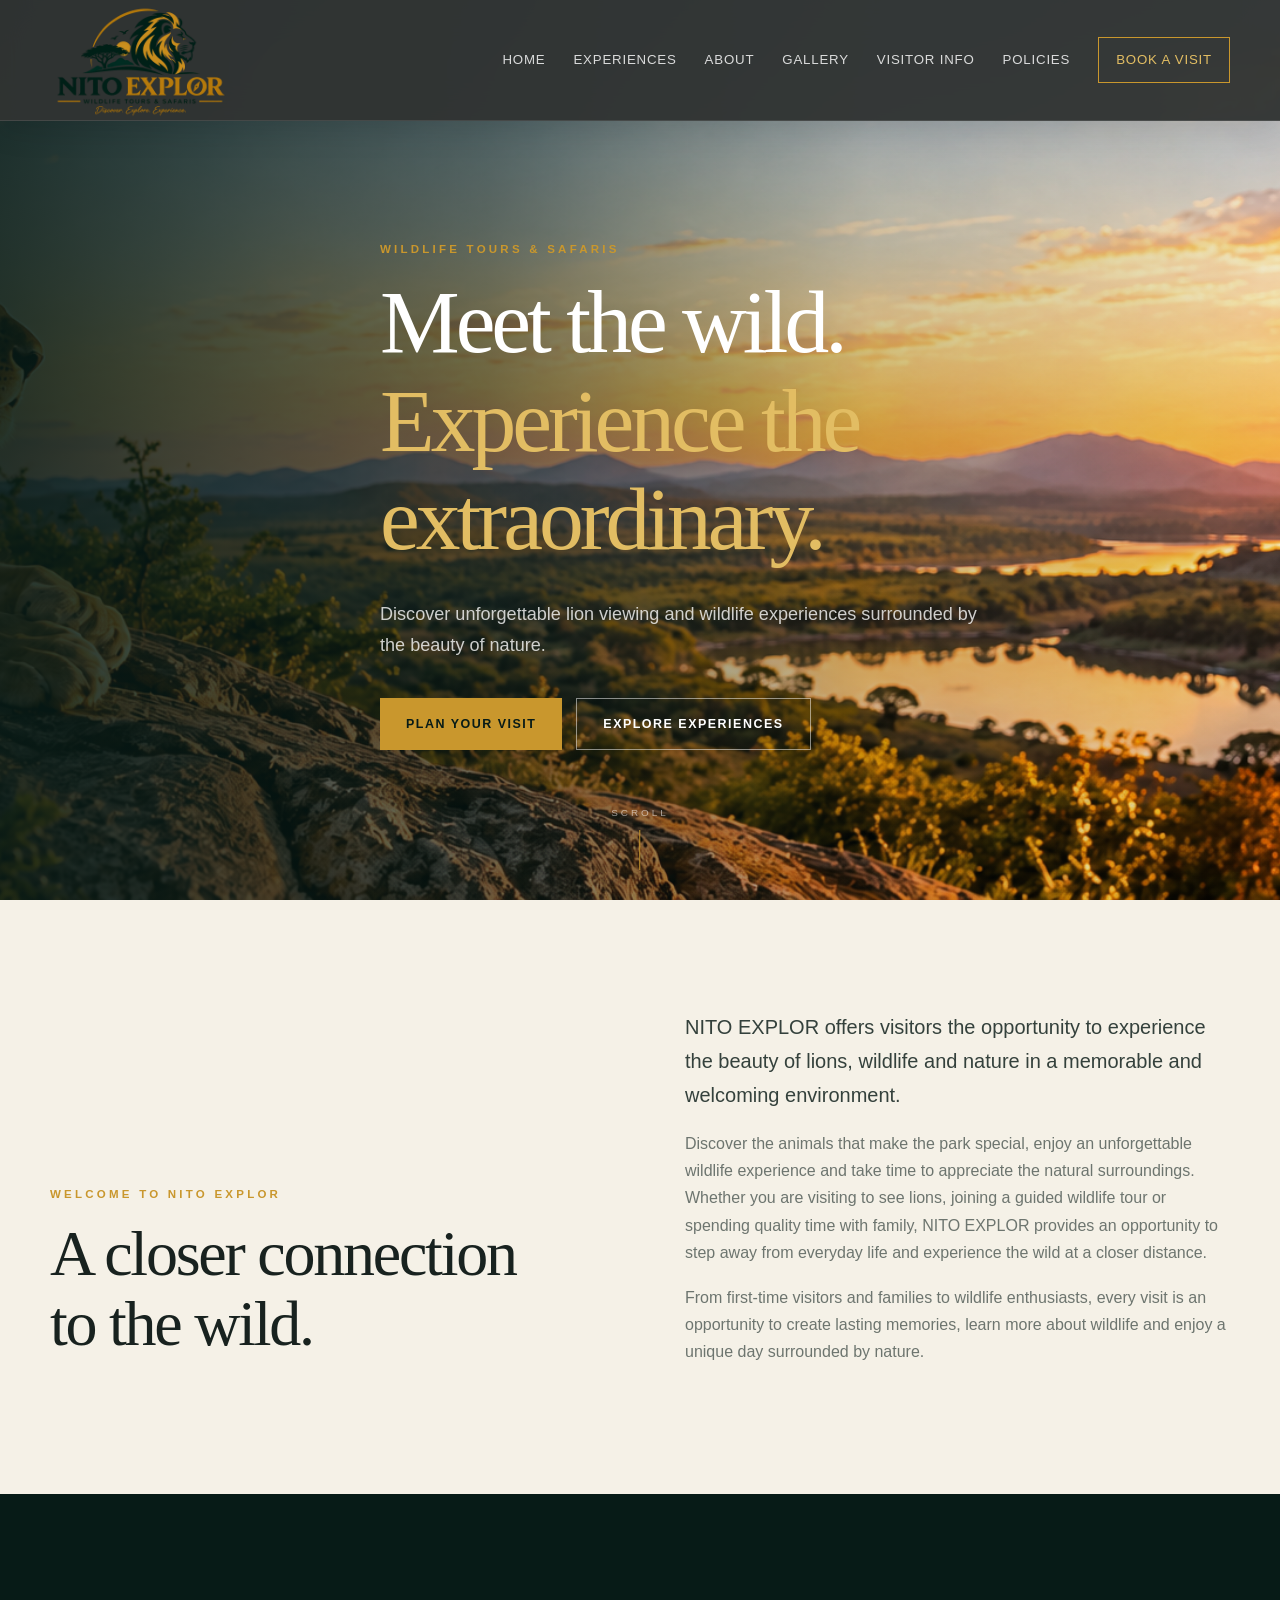
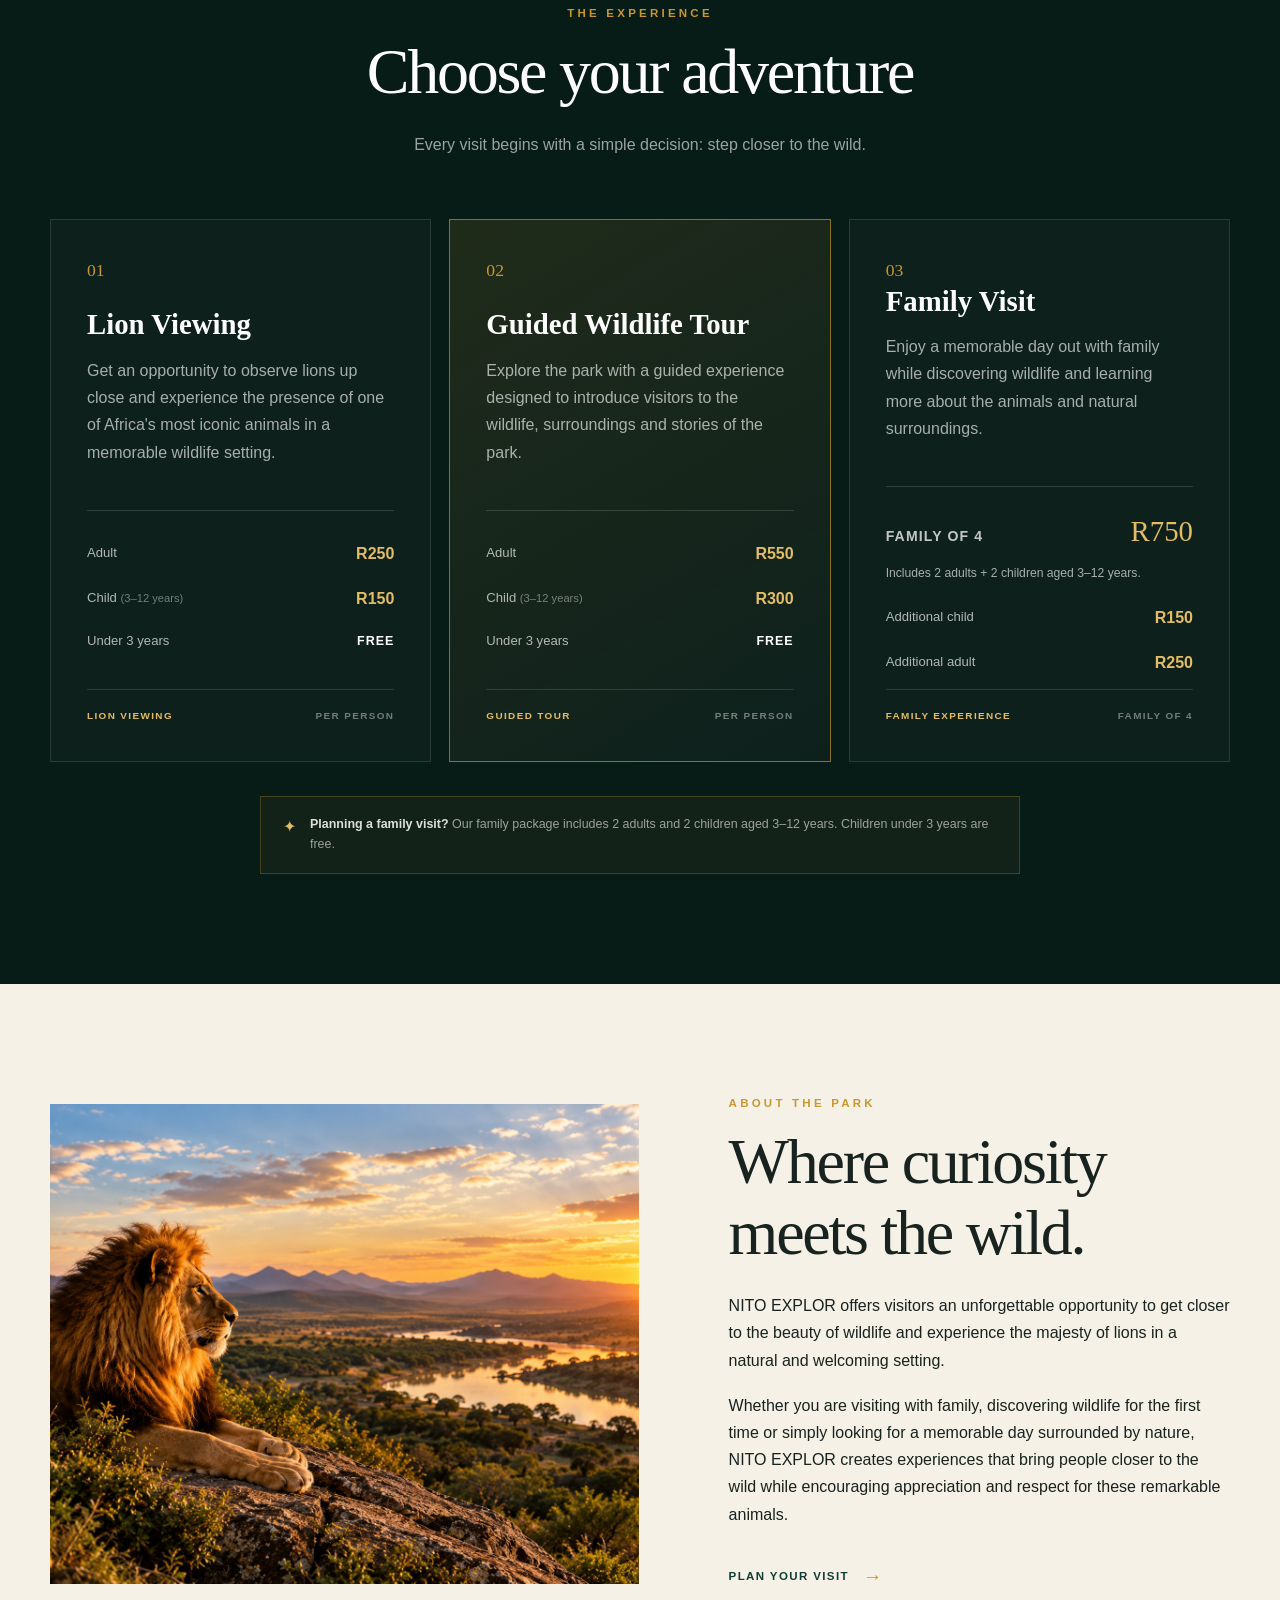
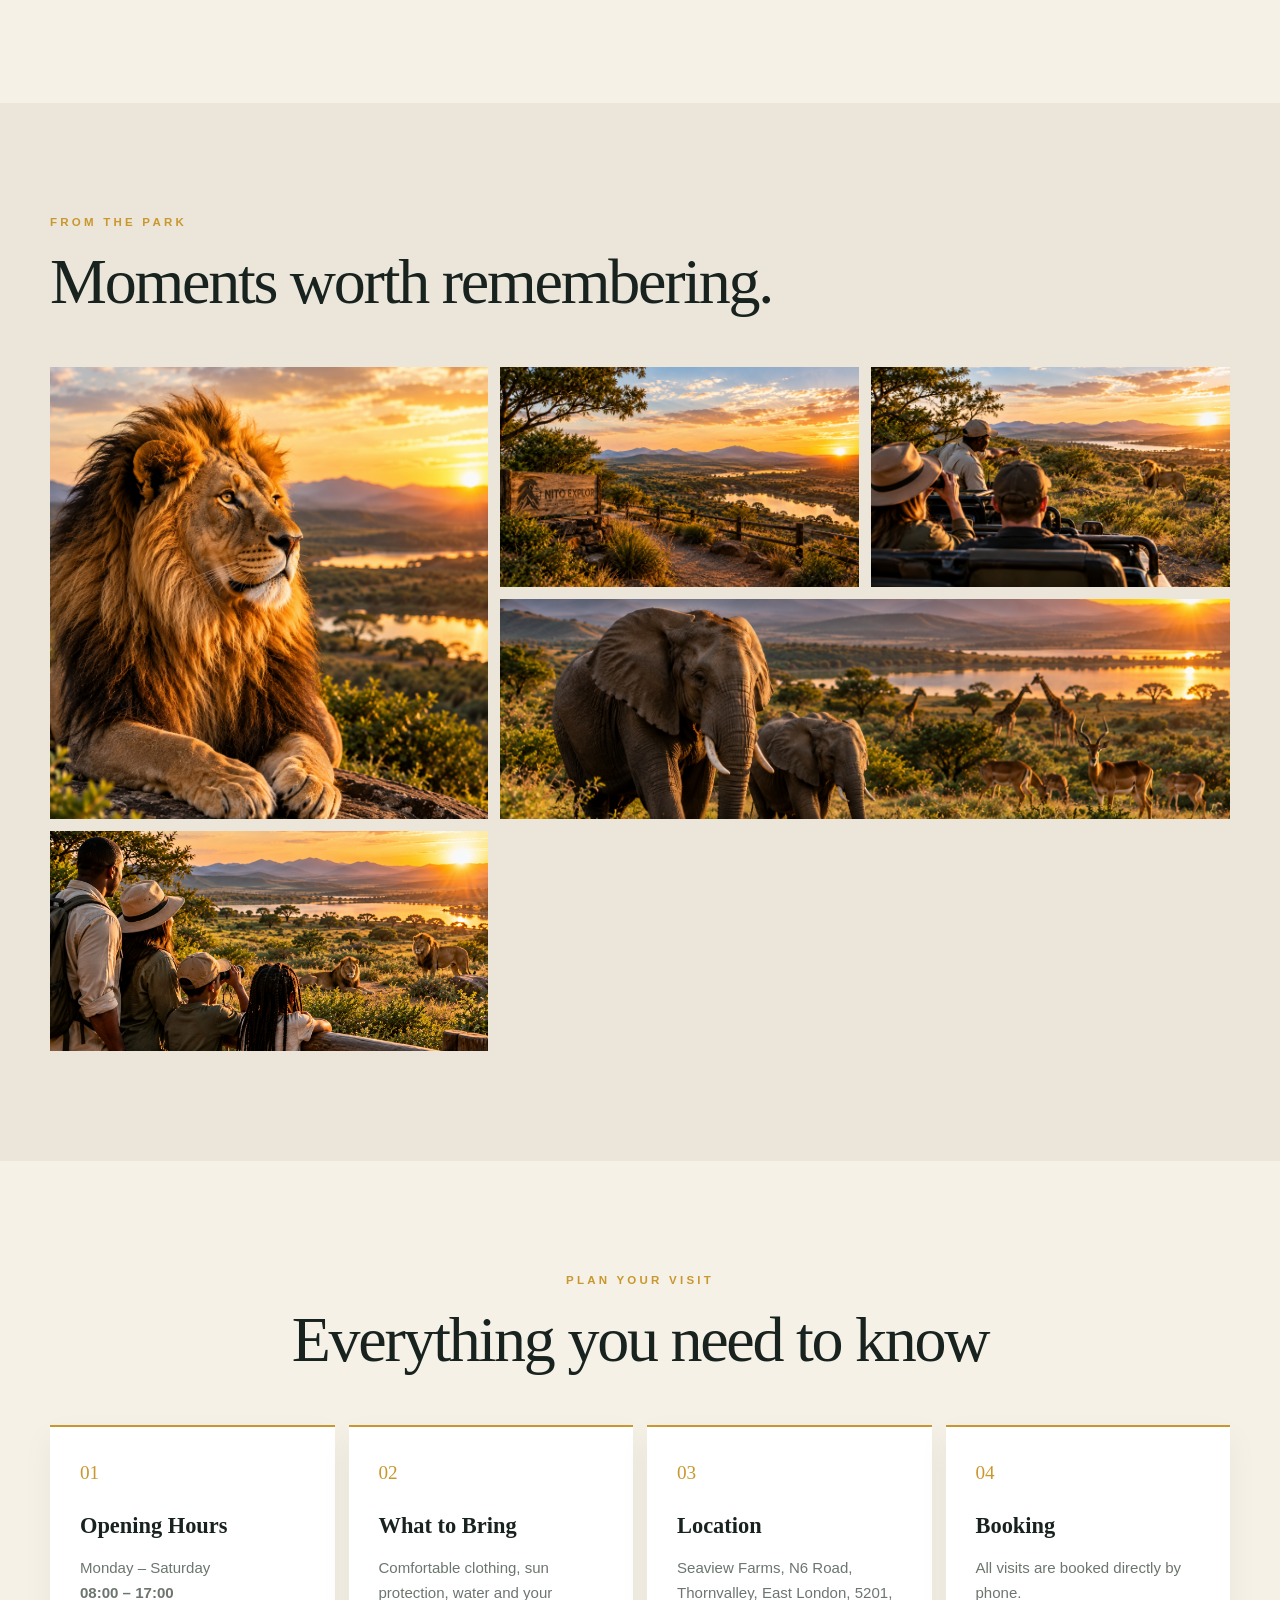
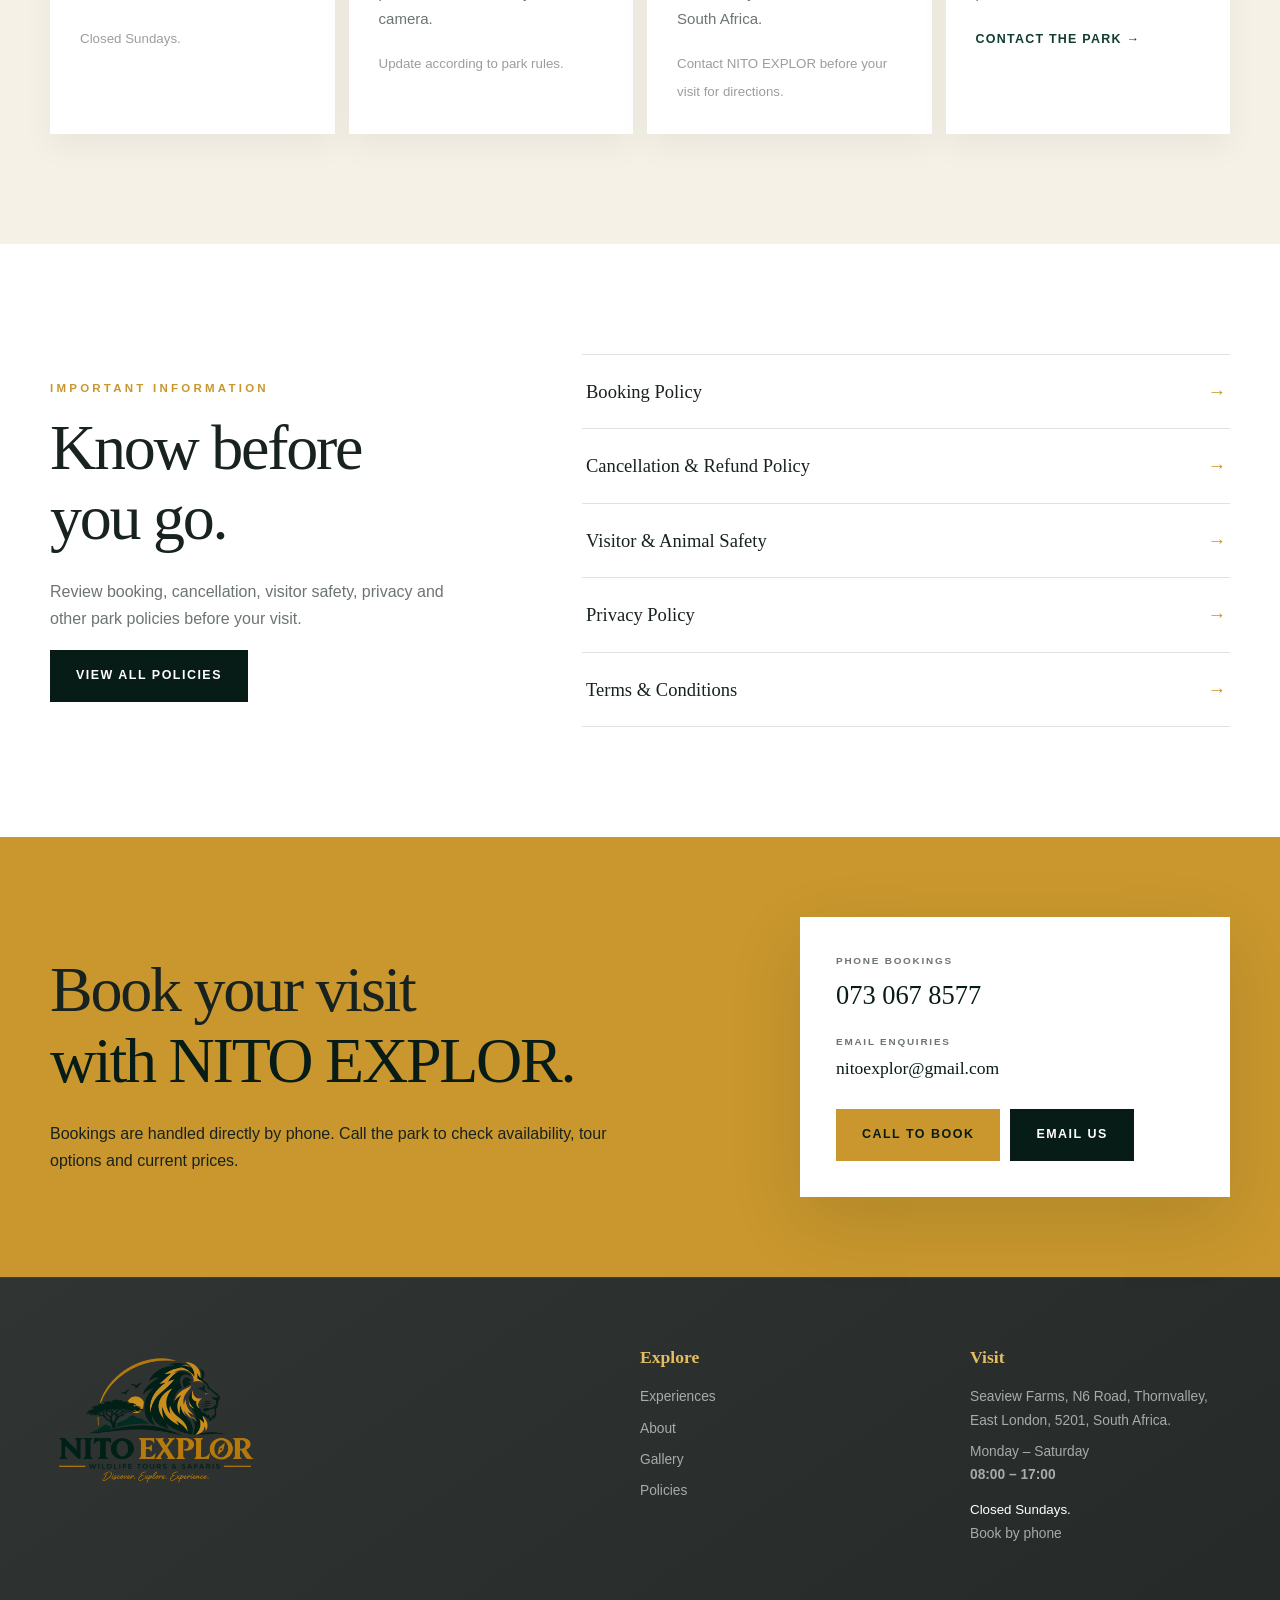
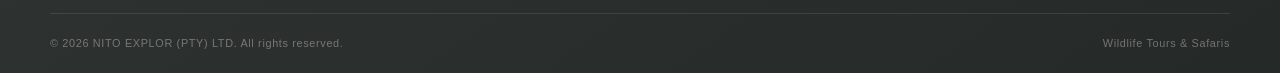
<file: index.html>
<!DOCTYPE html>
<html lang="en">

<head>
    <meta charset="UTF-8">
    <meta name="viewport" content="width=device-width, initial-scale=1.0">
    <meta name="description" content="NITO EXPLOR — unforgettable lion viewing, wildlife experiences and guided tours.">
    <meta name="theme-color" content="#071b17">
    <title>NITO EXPLOR | Wildlife Tours & Safaris</title>
    <link rel="icon" href="assets/nito-explor-logo.png" type="image/png">
    <link rel="stylesheet" href="styles.css">
</head>

<body>
    <header class="site-header" id="top">
        <div class="container nav-wrap">
            <a class="brand" href="#home" aria-label="NITO EXPLOR home">
                <img src="assets/nito-explor-logo.png" alt="NITO EXPLOR logo">
            </a>

            <button class="menu-toggle" aria-label="Open navigation" aria-expanded="false">
                <span></span><span></span><span></span>
            </button>

            <nav class="main-nav" aria-label="Main navigation">
                <a href="#home">Home</a>
                <a href="#experiences">Experiences</a>
                <a href="#about">About</a>
                <a href="#gallery">Gallery</a>
                <a href="#visitor-info">Visitor Info</a>
                <a href="policies.html">Policies</a>
                <a class="nav-cta" href="#book">Book a Visit</a>
            </nav>
        </div>
    </header>

    <main>
        <section class="hero" id="home">
            <div class="hero-overlay"></div>
            <div class="container hero-content">
                <p class="eyebrow">WILDLIFE TOURS & SAFARIS</p>
                <h1>Meet the wild.<br><em>Experience the extraordinary.</em></h1>
                <p class="hero-text">
                    Discover unforgettable lion viewing and wildlife experiences
                    surrounded by the beauty of nature.
                </p>
                <div class="hero-actions">
                    <a class="btn btn-gold" href="#book">Plan Your Visit</a>
                    <a class="btn btn-outline" href="#experiences">Explore Experiences</a>
                </div>
            </div>
            <div class="scroll-indicator">SCROLL <span></span></div>
        </section>

        <section class="intro section">
    <div class="container intro-grid">

        <div>
            <p class="eyebrow">WELCOME TO NITO EXPLOR</p>

            <h2>
                A closer connection<br>
                to the wild.
            </h2>
        </div>


        <div>

            <p class="lead">
                NITO EXPLOR offers visitors the opportunity to experience
                the beauty of lions, wildlife and nature in a memorable
                and welcoming environment.
            </p>

            <p class="muted">
                Discover the animals that make the park special, enjoy
                an unforgettable wildlife experience and take time to
                appreciate the natural surroundings. Whether you are
                visiting to see lions, joining a guided wildlife tour or
                spending quality time with family, NITO EXPLOR provides
                an opportunity to step away from everyday life and
                experience the wild at a closer distance.
            </p>

            <p class="muted">
                From first-time visitors and families to wildlife
                enthusiasts, every visit is an opportunity to create
                lasting memories, learn more about wildlife and enjoy
                a unique day surrounded by nature.
            </p>

        </div>

    </div>
</section>

        <section class="experiences section dark-section" id="experiences">
            <div class="container">

                <div class="section-heading centered">
                    <p class="eyebrow">THE EXPERIENCE</p>

                    <h2>Choose your adventure</h2>

                    <p>
                        Every visit begins with a simple decision:
                        step closer to the wild.
                    </p>
                </div>


                <div class="experience-grid">


                    <!-- EXPERIENCE 01 -->
                    <article class="experience-card">

                        <div class="card-number">01</div>

                        <h3>Lion Viewing</h3>

                        <p>
                            Get an opportunity to observe lions up close and
                            experience the presence of one of Africa's most
                            iconic animals in a memorable wildlife setting.
                        </p>


                        <div class="price-box">

                            <div class="price-row">
                                <span>Adult</span>
                                <strong>R250</strong>
                            </div>

                            <div class="price-row">
                                <span>Child <small>(3–12 years)</small></span>
                                <strong>R150</strong>
                            </div>

                            <div class="price-row">
                                <span>Under 3 years</span>
                                <strong class="free-price">FREE</strong>
                            </div>

                        </div>


                        <div class="card-label">
                            <span>LION VIEWING</span>
                            <span>PER PERSON</span>
                        </div>

                    </article>

                    <article class="experience-card featured-card">
                        <div class="card-number">02</div>
                        <h3>Guided Wildlife Tour</h3>

                        <p>
                            Explore the park with a guided experience designed
                            to introduce visitors to the wildlife, surroundings
                            and stories of the park.
                        </p>


                        <div class="price-box">

                            <div class="price-row">
                                <span>Adult</span>
                                <strong>R550</strong>
                            </div>

                            <div class="price-row">
                                <span>Child <small>(3–12 years)</small></span>
                                <strong>R300</strong>
                            </div>

                            <div class="price-row">
                                <span>Under 3 years</span>
                                <strong class="free-price">FREE</strong>
                            </div>

                        </div>

                        <div class="card-label">
                            <span>GUIDED TOUR</span>
                            <span>PER PERSON</span>
                        </div>

                    </article>

                    <article class="experience-card">

                        <div class="card-number">03</div>

                        <h3>Family Visit</h3>

                        <p>
                            Enjoy a memorable day out with family while
                            discovering wildlife and learning more about
                            the animals and natural surroundings.
                        </p>


                        <div class="price-box family-price">

                            <div class="family-main-price">
                                <span>Family of 4</span>
                                <strong>R750</strong>
                            </div>

                            <p class="family-description">
                                Includes 2 adults + 2 children
                                aged 3–12 years.
                            </p>

                            <div class="price-row">
                                <span>Additional child</span>
                                <strong>R150</strong>
                            </div>

                            <div class="price-row">
                                <span>Additional adult</span>
                                <strong>R250</strong>
                            </div>

                        </div>

                        <div class="card-label">
                            <span>FAMILY EXPERIENCE</span>
                            <span>FAMILY OF 4</span>
                        </div>

                    </article>

                </div>

                <div class="pricing-note">

                    <span class="pricing-note-icon">✦</span>

                    <p>
                        <strong>Planning a family visit?</strong>
                        Our family package includes 2 adults and 2 children
                        aged 3–12 years. Children under 3 years are free.
                    </p>

                </div>

            </div>
        </section>

        <section class="about section" id="about">
            <div class="container split-section">
                <div class="about-image">
                    <img src="assets/about-park.png" alt="NITO EXPLOR wildlife park">
                </div>
                <div class="about-copy">
                    <p class="eyebrow">ABOUT THE PARK</p>

                    <h2>Where curiosity meets the wild.</h2>

                    <p>
                        NITO EXPLOR offers visitors an unforgettable opportunity to get
                        closer to the beauty of wildlife and experience the majesty of
                        lions in a natural and welcoming setting.
                    </p>

                    <p>
                        Whether you are visiting with family, discovering wildlife for
                        the first time or simply looking for a memorable day surrounded
                        by nature, NITO EXPLOR creates experiences that bring people
                        closer to the wild while encouraging appreciation and respect
                        for these remarkable animals.
                    </p>

                    <a class="text-link" href="#visitor-info">
                        Plan your visit <span>→</span>
                    </a>
                </div>
            </div>
        </section>

        <section class="gallery section" id="gallery">
            <div class="container">

                <div class="section-heading">
                    <p class="eyebrow">FROM THE PARK</p>
                    <h2>Moments worth remembering.</h2>
                </div>

                <div class="gallery-grid">

                    <div class="gallery-item tall">
                        <img src="assets/Lion.png" alt="Majestic lion in the NITO EXPLOR wildlife park">
                    </div>

                    <div class="gallery-item">
                        <img src="assets/Park.png" alt="Beautiful view of the NITO EXPLOR wildlife park">
                    </div>

                    <div class="gallery-item">
                        <img src="assets/Tour.png" alt="Guided wildlife tour at NITO EXPLOR">
                    </div>

                    <div class="gallery-item wide">
                        <img src="assets/Wildlife.png" alt="Wildlife and natural surroundings at NITO EXPLOR">
                    </div>

                    <div class="gallery-item">
                        <img src="assets/visitor.png"
                            alt="Visitors enjoying a wildlife experience at NITO EXPLOR">
                    </div>
                </div>
            </div>
        </section>

        <section class="visitor-info section soft-section" id="visitor-info">
            <div class="container">
                <div class="section-heading centered">
                    <p class="eyebrow">PLAN YOUR VISIT</p>
                    <h2>Everything you need to know</h2>
                </div>

                <div class="info-grid">
                    <div class="info-box">
                        <span class="info-icon">01</span>
                        <h3>Opening Hours</h3>
                        <p>
                            Monday – Saturday
                            <br>
                            <strong>08:00 – 17:00</strong>
                        </p>

                        <small>
                            Closed Sundays.
                        </small>
                    </div>
                    <div class="info-box">
                        <span class="info-icon">02</span>
                        <h3>What to Bring</h3>
                        <p>Comfortable clothing, sun protection, water and your camera.</p>
                        <small>Update according to park rules.</small>
                    </div>
                    <div class="info-box">
                        <span class="info-icon">03</span>
                        <h3>Location</h3>
                        <p>
                            Seaview Farms, N6 Road,
                            Thornvalley, East London,
                            5201, South Africa.
                        </p>
                        <small>
                            Contact NITO EXPLOR before your visit for directions.
                        </small>
                    </div>
                    <div class="info-box">
                        <span class="info-icon">04</span>
                        <h3>Booking</h3>
                        <p>All visits are booked directly by phone.</p>
                        <a href="#book">Contact the park →</a>
                    </div>
                </div>
            </div>
        </section>

        <section class="policy-preview section">
            <div class="container policy-preview-layout">
                <div>
                    <p class="eyebrow">
                        IMPORTANT INFORMATION
                    </p>
                    <h2>
                        Know before<br>
                        you go.
                    </h2>

                    <p class="muted">
                        Review booking, cancellation, visitor safety,
                        privacy and other park policies before your visit.
                    </p>
                    <a class="btn btn-dark" href="policies.html">
                        View All Policies
                    </a>

                </div>
                <div class="policy-preview-list">

                    <a href="policies/booking-policy.html">
                        Booking Policy
                        <span>→</span>
                    </a>
                    <a href="policies/cancellation-refund-policy.html">
                        Cancellation & Refund Policy
                        <span>→</span>
                    </a>
                    <a href="policies/visitor-animal-safety.html">
                        Visitor & Animal Safety
                        <span>→</span>
                    </a>
                    <a href="policies/privacy-policy.html">
                        Privacy Policy
                        <span>→</span>
                    </a>
                    <a href="policies/terms-conditions.html">
                        Terms & Conditions
                        <span>→</span>
                    </a>
                </div>
            </div>
        </section>

        <section class="booking section" id="book">
            <div class="container booking-panel">
                <div>
                    <p class="eyebrow">READY TO EXPLORE?</p>
                    <h2>
                        Book your visit<br>
                        <em>with NITO EXPLOR.</em>
                    </h2>
                    <p>
                        Bookings are handled directly by phone. Call the park to
                        check availability, tour options and current prices.
                    </p>
                </div>
                <div class="contact-card">
                    <span class="contact-label">PHONE BOOKINGS</span>
                    <a class="contact-value" href="tel:+27730678577">
                        073 067 8577
                    </a>
                    <span class="contact-label">EMAIL ENQUIRIES</span>
                    <a class="contact-value small" href="mailto:nitoexplor@gmail.com">
                        nitoexplor@gmail.com
                    </a>
                    <div class="contact-actions">
                        <a class="btn btn-gold" href="tel:+27730678577">
                            Call to Book
                        </a>
                        <a class="btn btn-dark" href="mailto:nitoexplor@gmail.com">
                            Email Us
                        </a>
                    </div>
                </div>
            </div>
        </section>
    </main>

    <footer class="site-footer">
        <div class="container footer-grid">
            <div>
                <img src="assets/nito-explor-logo.png" alt="NITO EXPLOR" class="footer-logo">
            </div>
            <div>
                <h4>Explore</h4>
                <a href="#experiences">Experiences</a>
                <a href="#about">About</a>
                <a href="#gallery">Gallery</a>
                <a href="policies.html">Policies</a>
            </div>
            <div>
                <h4>Visit</h4>
                <p>
                    Seaview Farms, N6 Road,
                    Thornvalley, East London,
                    5201, South Africa.
                </p>

                <p>
                    Monday – Saturday
                    <br>
                    <strong>08:00 – 17:00</strong>
                </p>

                <small>
                    Closed Sundays.
                </small>
                <a href="#book">Book by phone</a>
            </div>
        </div>
        <div class="container footer-bottom">
            <span>© <span id="year"></span> NITO EXPLOR (PTY) LTD. All rights reserved.</span>
            <span>Wildlife Tours & Safaris</span>
        </div>
    </footer>

    <script src="script.js"></script>
</body>

</html>
</file>
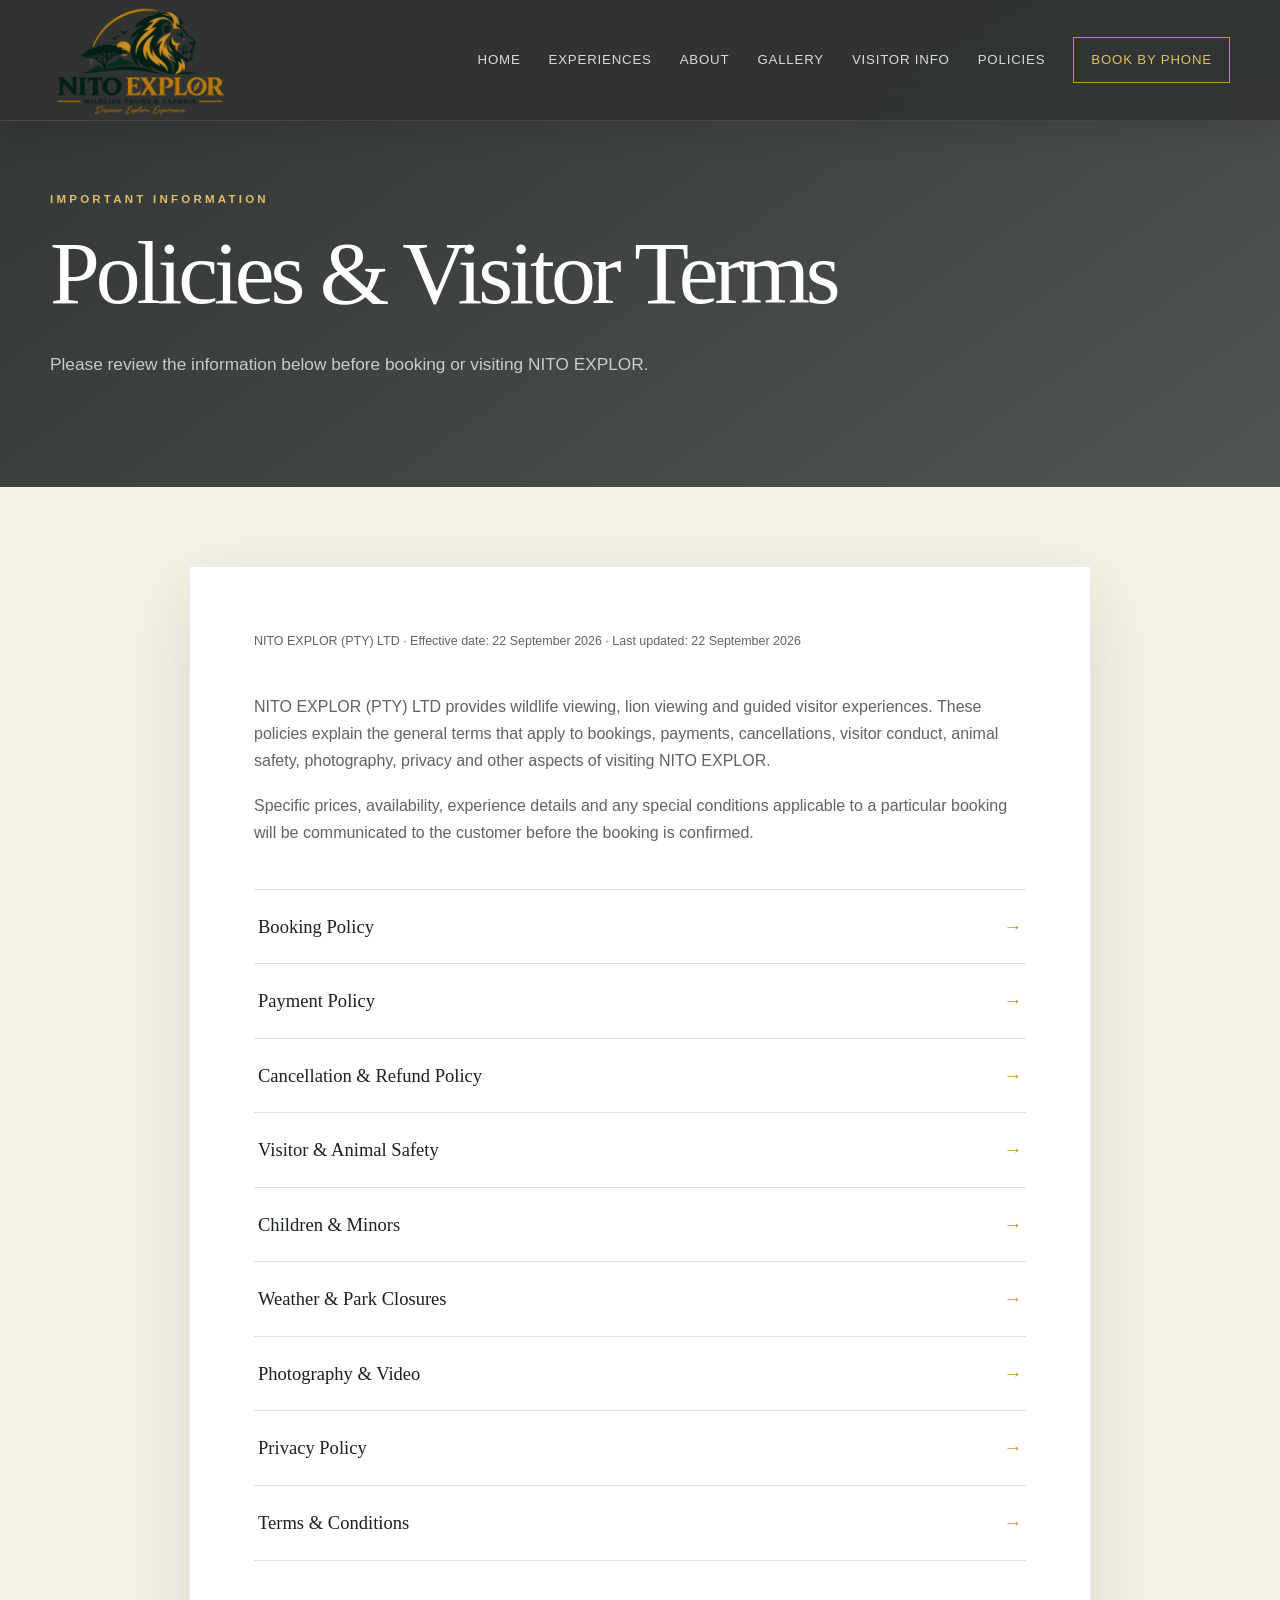
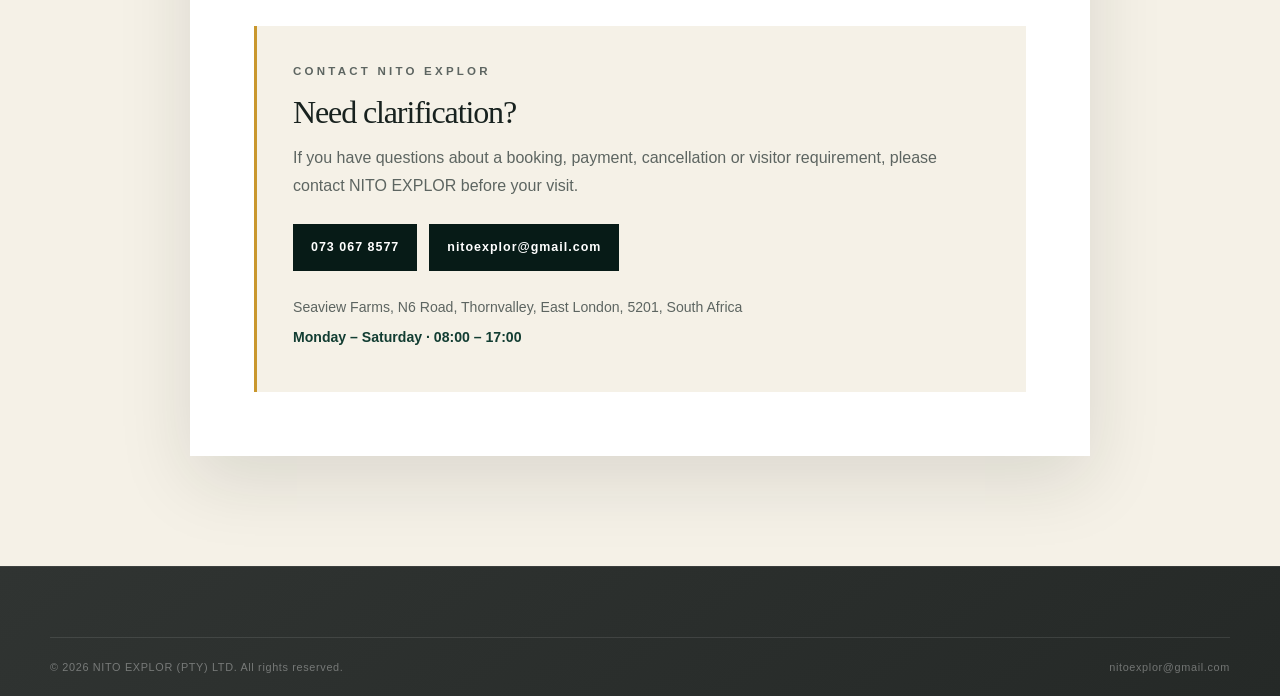
<file: policies.html>
<!DOCTYPE html>
<html lang="en">

<head>

    <meta charset="UTF-8">

    <meta
        name="viewport"
        content="width=device-width, initial-scale=1.0"
    >

    <meta
        name="description"
        content="NITO EXPLOR policies, booking terms, visitor safety, payment information and privacy policies."
    >

    <meta
        name="theme-color"
        content="#071b17"
    >

    <title>Policies & Visitor Terms | NITO EXPLOR</title>

    <link
        rel="icon"
        href="assets/nito-explor-logo.png"
        type="image/png"
    >

    <link
        rel="stylesheet"
        href="styles.css"
    >

    <link
        rel="stylesheet"
        href="policy.css"
    >

</head>


<body class="policy-page">


<header class="site-header">

    <div class="container nav-wrap">

        <a
            class="brand"
            href="index.html"
            aria-label="NITO EXPLOR home"
        >
            <img
                src="assets/nito-explor-logo.png"
                alt="NITO EXPLOR logo"
            >
        </a>


        <button
            class="menu-toggle"
            aria-label="Open navigation"
            aria-expanded="false"
        >
            <span></span>
            <span></span>
            <span></span>
        </button>


        <nav
            class="main-nav"
            aria-label="Main navigation"
        >

            <a href="index.html#home">
                Home
            </a>

            <a href="index.html#experiences">
                Experiences
            </a>

            <a href="index.html#about">
                About
            </a>

            <a href="index.html#gallery">
                Gallery
            </a>

            <a href="index.html#visitor-info">
                Visitor Info
            </a>

            <a href="policies.html">
                Policies
            </a>

            <a
                class="nav-cta"
                href="tel:+27730678577"
            >
                Book by Phone
            </a>

        </nav>

    </div>

</header>


<main>

<section class="policy-hero">

    <div class="container">

        <p class="eyebrow">
            IMPORTANT INFORMATION
        </p>

        <h1>
            Policies & Visitor Terms
        </h1>

        <p class="policy-hero-text">
            Please review the information below before booking
            or visiting NITO EXPLOR.
        </p>

    </div>

</section>


<section class="policy-content">

    <div class="container">

        <article class="policy-content-inner">

            <p class="policy-meta">
                NITO EXPLOR (PTY) LTD
                · Effective date: 22 September 2026
                · Last updated: 22 September 2026
            </p>


            <p>
                NITO EXPLOR (PTY) LTD provides wildlife viewing,
                lion viewing and guided visitor experiences.
                These policies explain the general terms that
                apply to bookings, payments, cancellations,
                visitor conduct, animal safety, photography,
                privacy and other aspects of visiting NITO EXPLOR.
            </p>


            <p>
                Specific prices, availability, experience details
                and any special conditions applicable to a particular
                booking will be communicated to the customer before
                the booking is confirmed.
            </p>


            <div class="policy-preview-list">


                <a href="policies/booking-policy.html">
                    Booking Policy
                    <span>→</span>
                </a>


                <a href="policies/payment-policy.html">
                    Payment Policy
                    <span>→</span>
                </a>


                <a href="policies/cancellation-refund-policy.html">
                    Cancellation & Refund Policy
                    <span>→</span>
                </a>


                <a href="policies/visitor-animal-safety.html">
                    Visitor & Animal Safety
                    <span>→</span>
                </a>


                <a href="policies/children-policy.html">
                    Children & Minors
                    <span>→</span>
                </a>


                <a href="policies/weather-closures.html">
                    Weather & Park Closures
                    <span>→</span>
                </a>


                <a href="policies/photography-video-policy.html">
                    Photography & Video
                    <span>→</span>
                </a>


                <a href="policies/privacy-policy.html">
                    Privacy Policy
                    <span>→</span>
                </a>


                <a href="policies/terms-conditions.html">
                    Terms & Conditions
                    <span>→</span>
                </a>


            </div>


            <div class="policy-contact-box">

                <p class="eyebrow">
                    CONTACT NITO EXPLOR
                </p>

                <h2>
                    Need clarification?
                </h2>

                <p>
                    If you have questions about a booking,
                    payment, cancellation or visitor requirement,
                    please contact NITO EXPLOR before your visit.
                </p>

                <div class="policy-contact-links">

                    <a href="tel:+27730678577">
                        073 067 8577
                    </a>

                    <a href="mailto:nitoexplor@gmail.com">
                        nitoexplor@gmail.com
                    </a>

                </div>

                <p class="policy-address">
                    Seaview Farms, N6 Road, Thornvalley,
                    East London, 5201, South Africa
                </p>

                <p class="policy-hours">
                    Monday – Saturday · 08:00 – 17:00
                </p>

            </div>

        </article>

    </div>

</section>

</main>


<footer class="site-footer">

    <div class="container footer-bottom">

        <span>
            © <span id="year"></span>
            NITO EXPLOR (PTY) LTD.
            All rights reserved.
        </span>

        <a href="mailto:nitoexplor@gmail.com">
            nitoexplor@gmail.com
        </a>

    </div>

</footer>


<script src="script.js"></script>

</body>

</html>
</file>
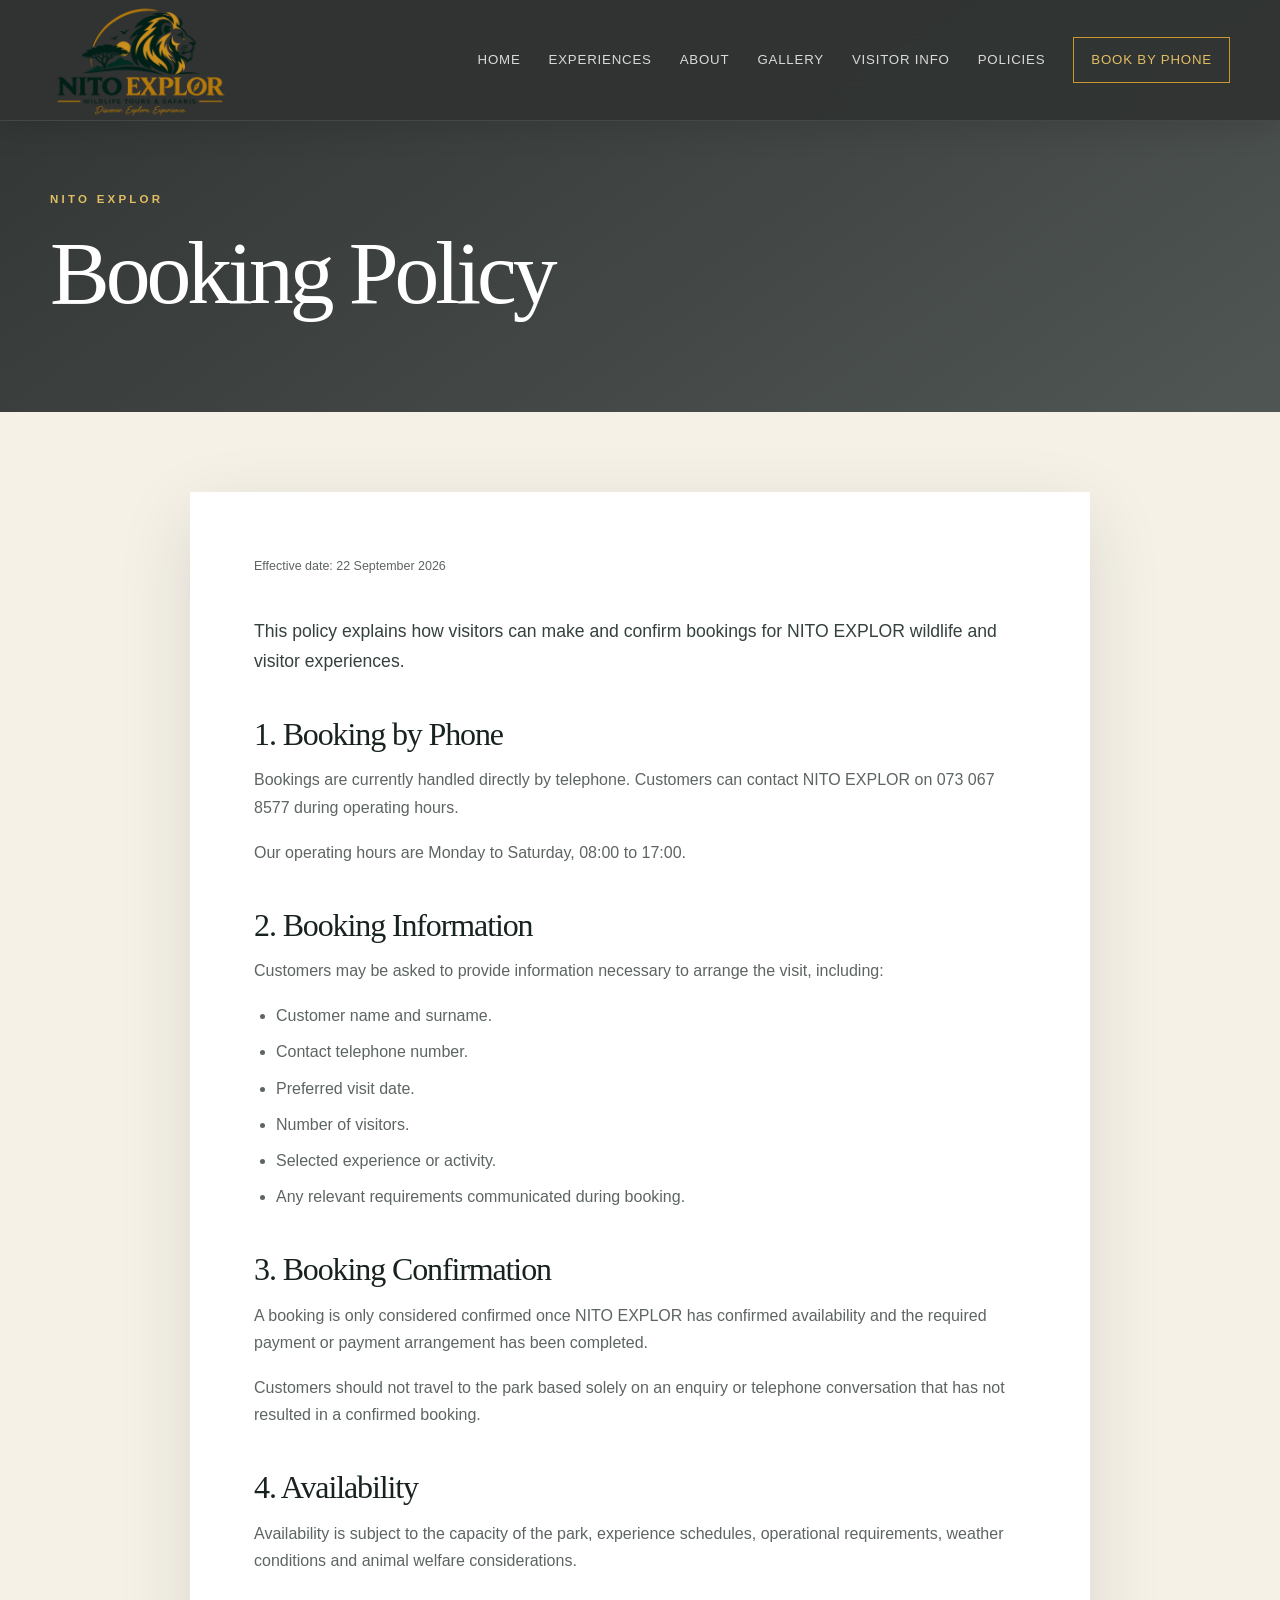
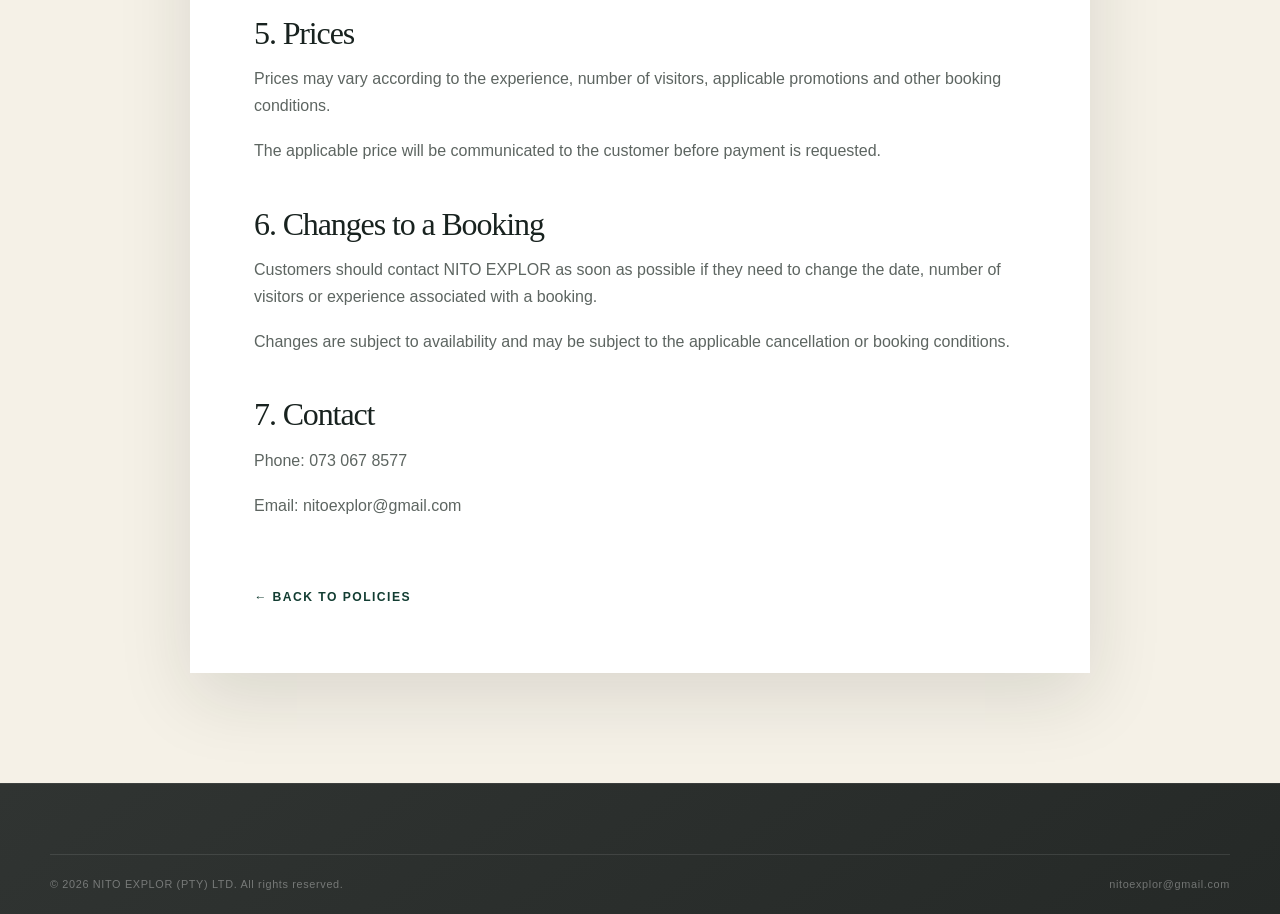
<file: policies/booking-policy.html>
<!DOCTYPE html>
<html lang="en">

<head>

    <meta charset="UTF-8">

    <meta name="viewport" content="width=device-width, initial-scale=1.0">

    <meta
        name="description"
        content="NITO EXPLOR booking policy."
    >

    <title>Booking Policy | NITO EXPLOR</title>

    <link rel="icon" href="../assets/nito-explor-logo.png" type="image/png">

    <link rel="stylesheet" href="../styles.css">

    <link rel="stylesheet" href="../policy.css">

</head>


<body class="policy-page">


<header class="site-header">

    <div class="container nav-wrap">

        <a class="brand" href="../index.html">

            <img
                src="../assets/nito-explor-logo.png"
                alt="NITO EXPLOR logo"
            >

        </a>


        <button
            class="menu-toggle"
            aria-label="Open navigation"
            aria-expanded="false"
        >

            <span></span>
            <span></span>
            <span></span>

        </button>


        <nav class="main-nav">

            <a href="../index.html#home">Home</a>

            <a href="../index.html#experiences">Experiences</a>

            <a href="../index.html#about">About</a>

            <a href="../index.html#gallery">Gallery</a>

            <a href="../index.html#visitor-info">Visitor Info</a>

            <a href="../policies.html">Policies</a>

            <a
                class="nav-cta"
                href="tel:+27730678577"
            >
                Book by Phone
            </a>

        </nav>

    </div>

</header>


<main>

<section class="policy-hero">

    <div class="container">

        <p class="eyebrow">
            NITO EXPLOR
        </p>

        <h1>
            Booking Policy
        </h1>

    </div>

</section>


<section class="policy-content">

    <div class="container">

        <article class="policy-content-inner policy-single">

            <p class="policy-meta">
                Effective date: 22 September 2026
            </p>


            <p class="policy-intro">
                This policy explains how visitors can make and
                confirm bookings for NITO EXPLOR wildlife and
                visitor experiences.
            </p>


            <div class="policy-section">

                <h2>1. Booking by Phone</h2>

                <p>
                    Bookings are currently handled directly by
                    telephone. Customers can contact NITO EXPLOR
                    on 073 067 8577 during operating hours.
                </p>

                <p>
                    Our operating hours are Monday to Saturday,
                    08:00 to 17:00.
                </p>

            </div>


            <div class="policy-section">

                <h2>2. Booking Information</h2>

                <p>
                    Customers may be asked to provide information
                    necessary to arrange the visit, including:
                </p>

                <ul>
                    <li>Customer name and surname.</li>
                    <li>Contact telephone number.</li>
                    <li>Preferred visit date.</li>
                    <li>Number of visitors.</li>
                    <li>Selected experience or activity.</li>
                    <li>Any relevant requirements communicated during booking.</li>
                </ul>

            </div>


            <div class="policy-section">

                <h2>3. Booking Confirmation</h2>

                <p>
                    A booking is only considered confirmed once
                    NITO EXPLOR has confirmed availability and the
                    required payment or payment arrangement has
                    been completed.
                </p>

                <p>
                    Customers should not travel to the park based
                    solely on an enquiry or telephone conversation
                    that has not resulted in a confirmed booking.
                </p>

            </div>


            <div class="policy-section">

                <h2>4. Availability</h2>

                <p>
                    Availability is subject to the capacity of the
                    park, experience schedules, operational
                    requirements, weather conditions and animal
                    welfare considerations.
                </p>

            </div>


            <div class="policy-section">

                <h2>5. Prices</h2>

                <p>
                    Prices may vary according to the experience,
                    number of visitors, applicable promotions and
                    other booking conditions.
                </p>

                <p>
                    The applicable price will be communicated to the
                    customer before payment is requested.
                </p>

            </div>


            <div class="policy-section">

                <h2>6. Changes to a Booking</h2>

                <p>
                    Customers should contact NITO EXPLOR as soon
                    as possible if they need to change the date,
                    number of visitors or experience associated
                    with a booking.
                </p>

                <p>
                    Changes are subject to availability and may
                    be subject to the applicable cancellation or
                    booking conditions.
                </p>

            </div>


            <div class="policy-section">

                <h2>7. Contact</h2>

                <p>
                    Phone:
                    <a href="tel:+27730678577">
                        073 067 8577
                    </a>
                </p>

                <p>
                    Email:
                    <a href="mailto:nitoexplor@gmail.com">
                        nitoexplor@gmail.com
                    </a>
                </p>

            </div>


            <a
                class="policy-back"
                href="../policies.html"
            >
                ← Back to Policies
            </a>

        </article>

    </div>

</section>

</main>


<footer class="site-footer">

    <div class="container footer-bottom">

        <span>
            © <span id="year"></span>
            NITO EXPLOR (PTY) LTD.
            All rights reserved.
        </span>

        <a href="mailto:nitoexplor@gmail.com">
            nitoexplor@gmail.com
        </a>

    </div>

</footer>


<script src="../script.js"></script>

</body>

</html>
</file>
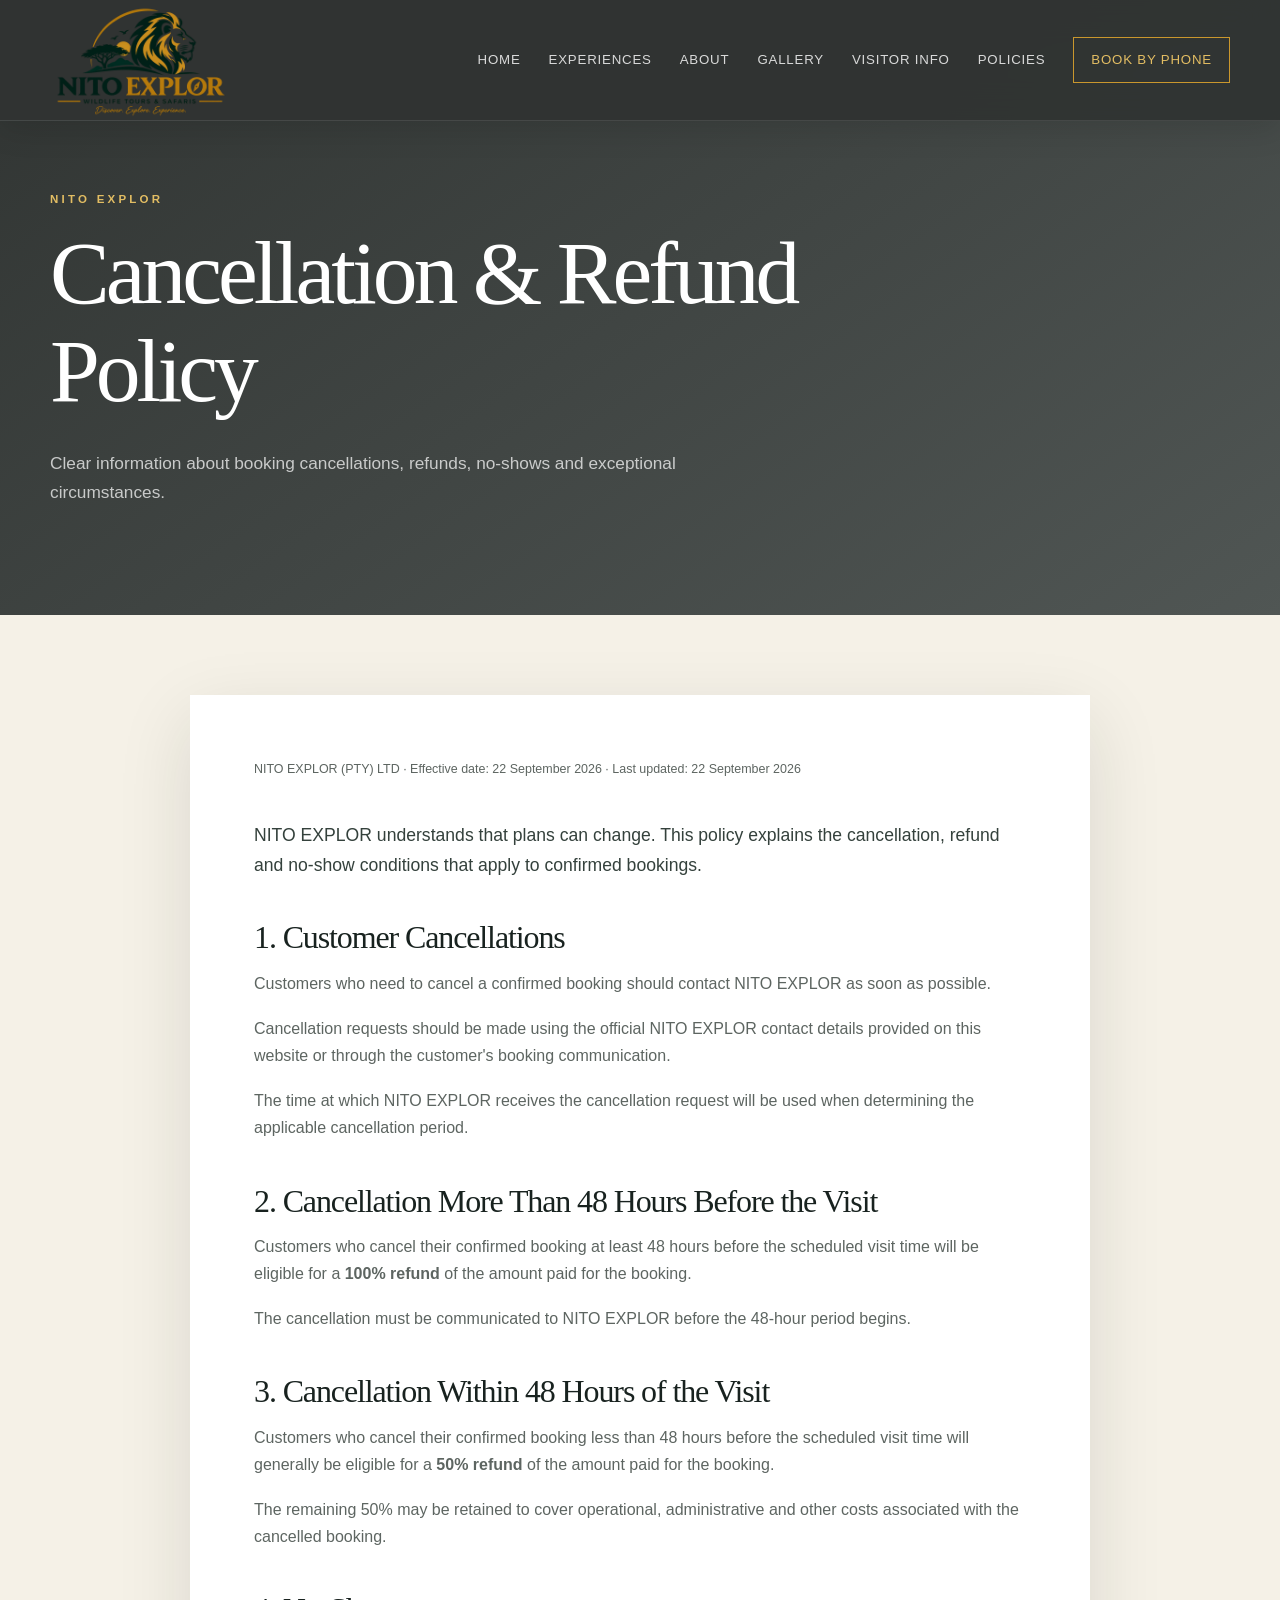
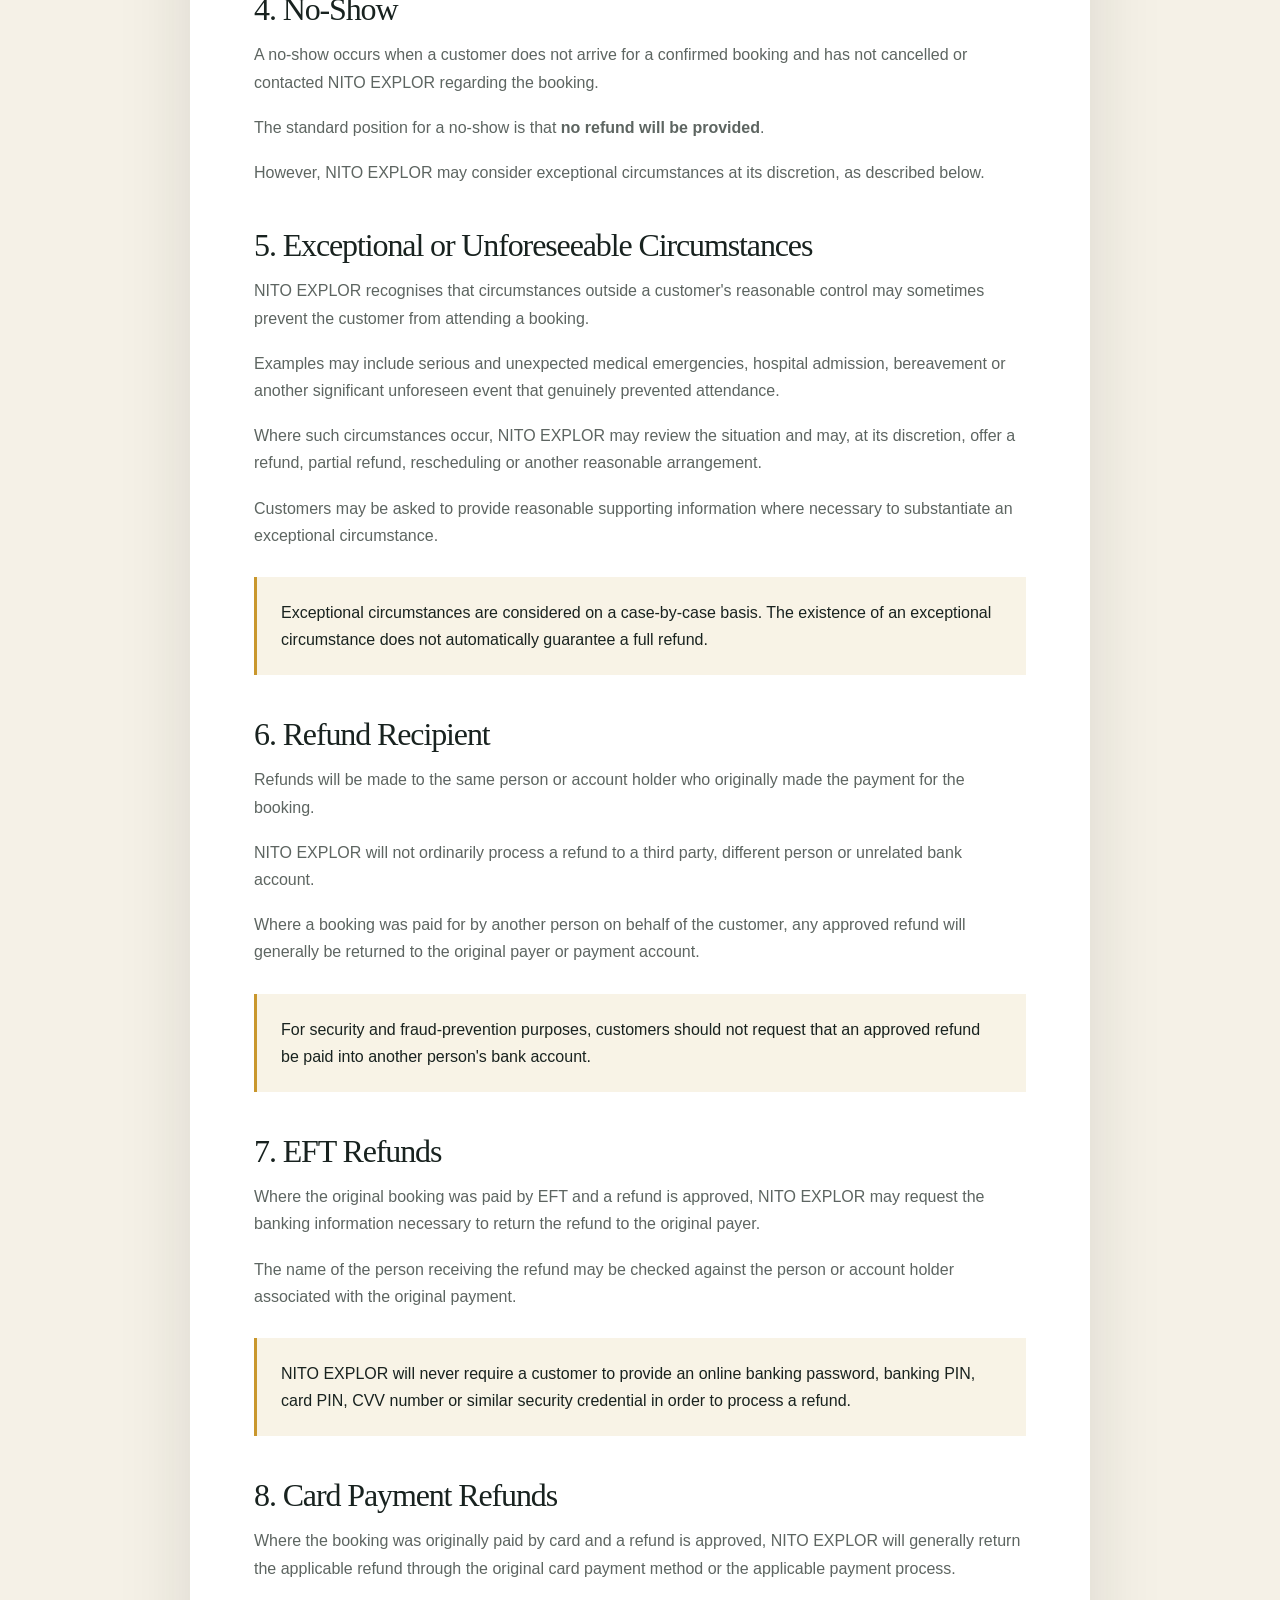
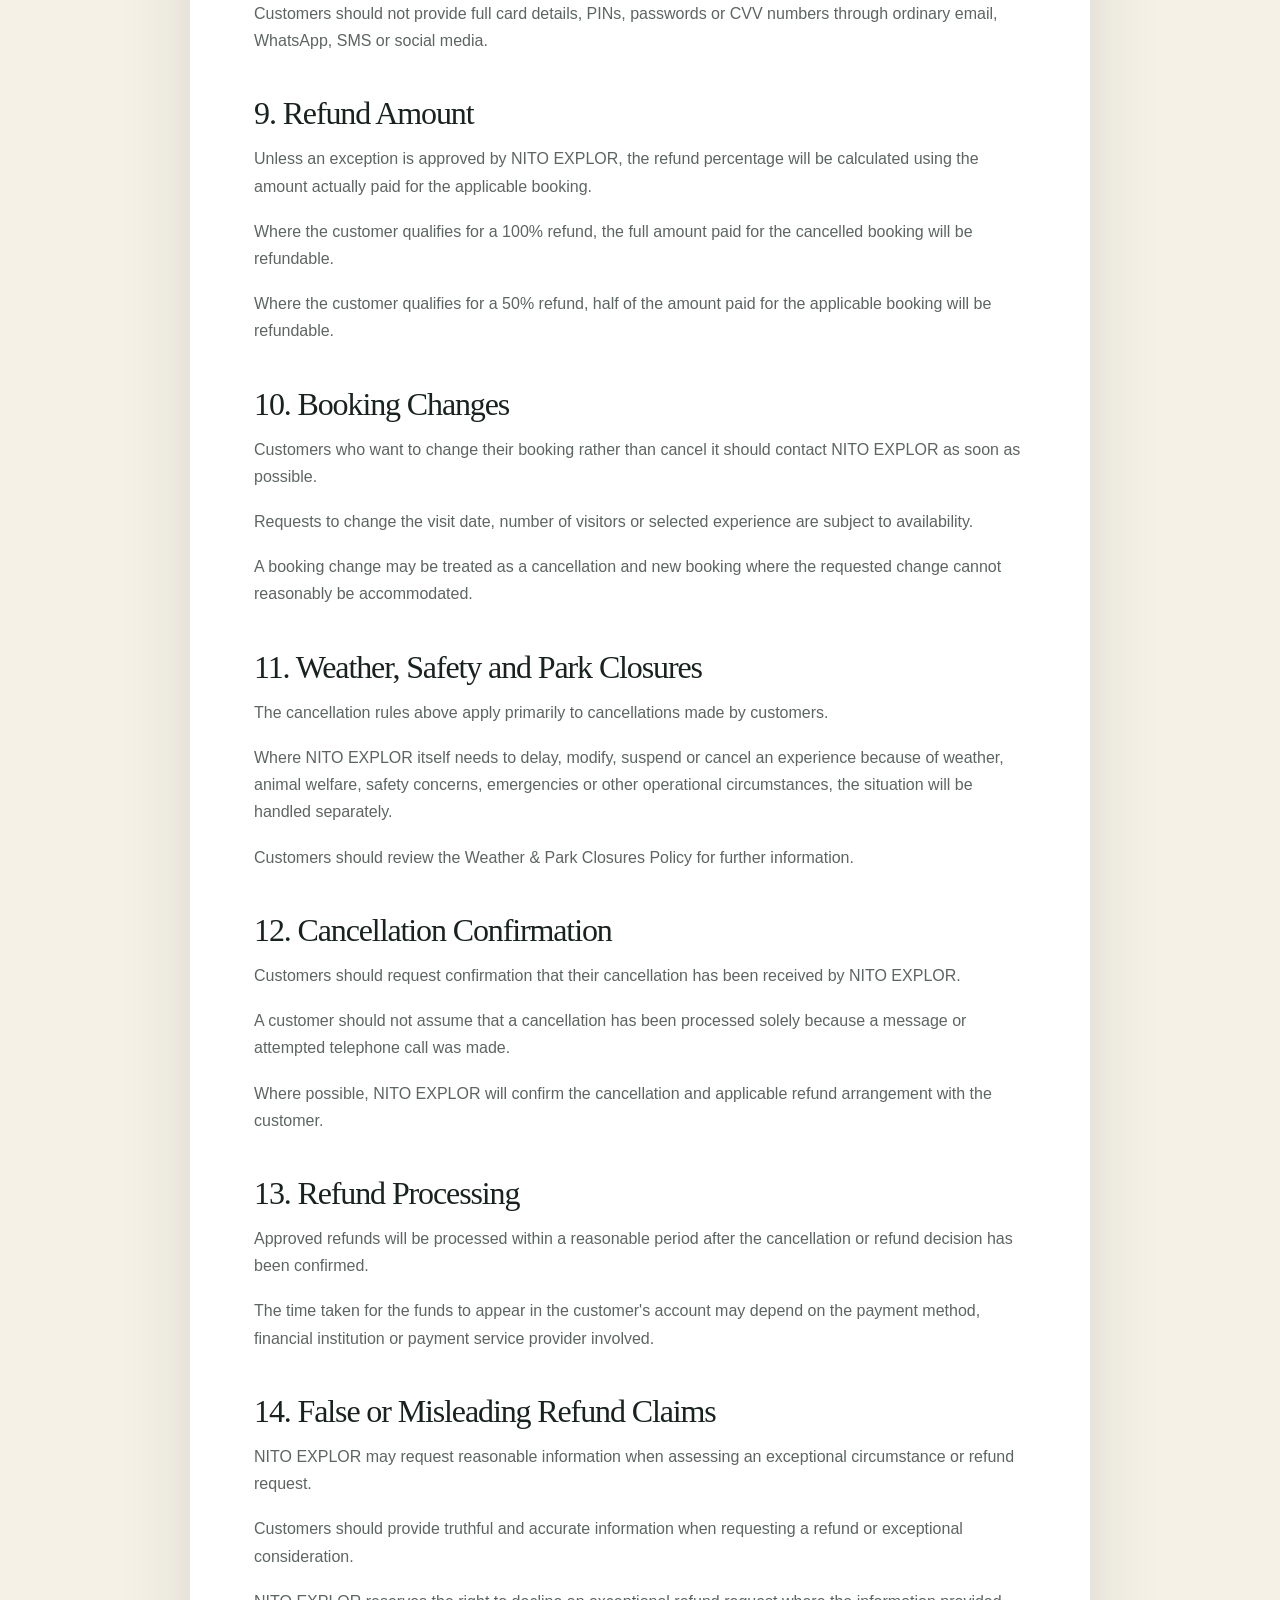
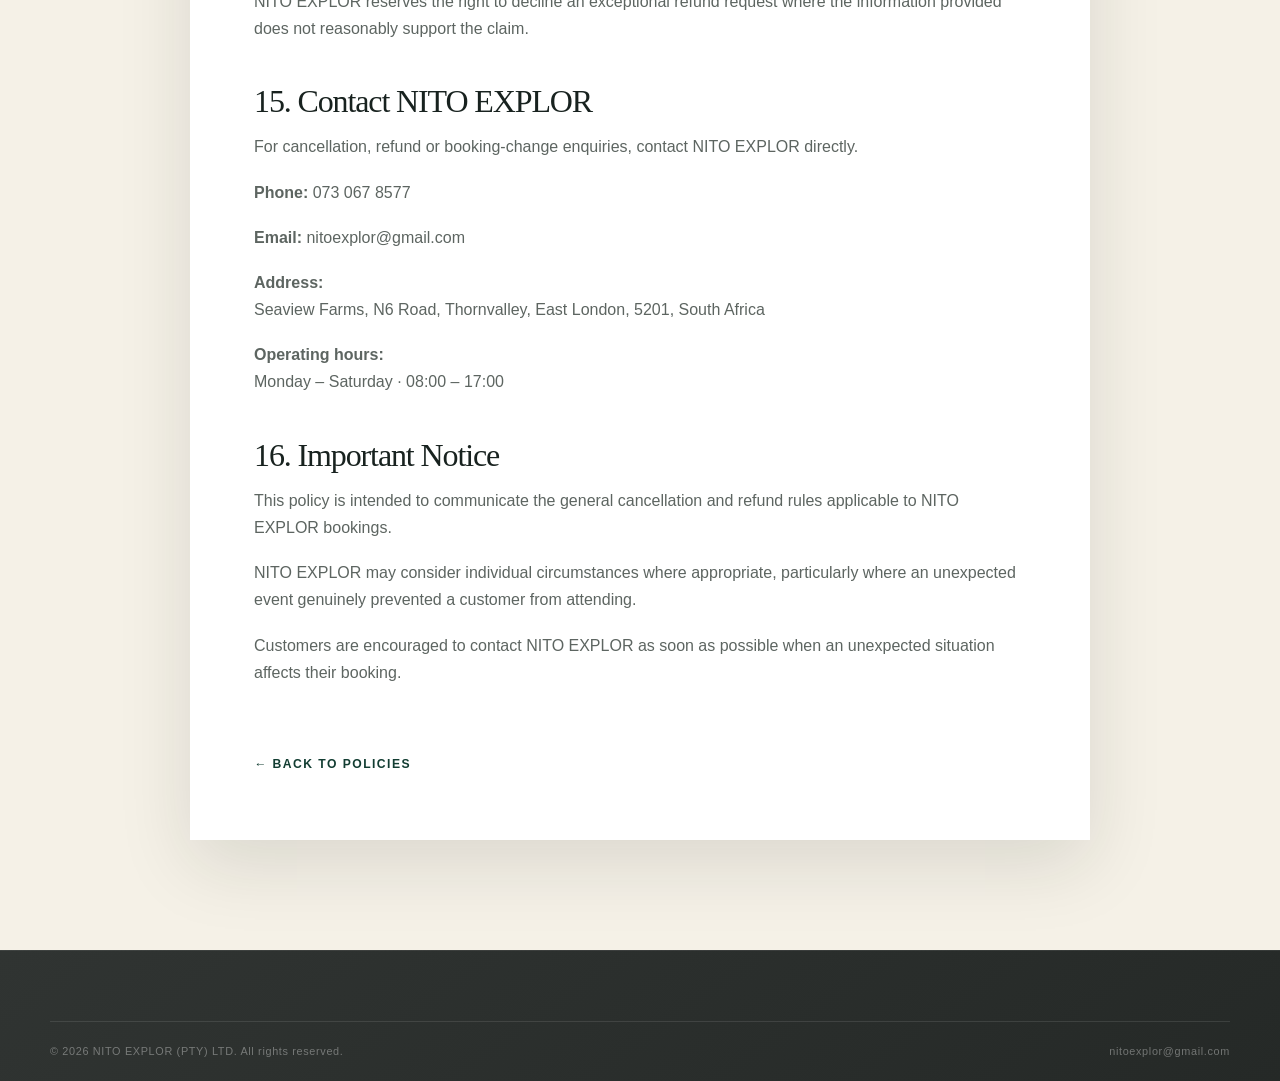
<file: policies/cancellation-refund-policy.html>
<!DOCTYPE html>
<html lang="en">

<head>

    <meta charset="UTF-8">

    <meta
        name="viewport"
        content="width=device-width, initial-scale=1.0"
    >

    <meta
        name="description"
        content="NITO EXPLOR cancellation and refund policy for wildlife visits and experiences."
    >

    <meta
        name="theme-color"
        content="#071b17"
    >

    <title>Cancellation & Refund Policy | NITO EXPLOR</title>

    <link
        rel="icon"
        href="../assets/nito-explor-logo.png"
        type="image/png"
    >

    <link
        rel="stylesheet"
        href="../styles.css"
    >

    <link
        rel="stylesheet"
        href="../policy.css"
    >

</head>


<body class="policy-page">


<header class="site-header">

    <div class="container nav-wrap">

        <a
            class="brand"
            href="../index.html"
            aria-label="NITO EXPLOR home"
        >

            <img
                src="../assets/nito-explor-logo.png"
                alt="NITO EXPLOR logo"
            >

        </a>


        <button
            class="menu-toggle"
            aria-label="Open navigation"
            aria-expanded="false"
            type="button"
        >

            <span></span>
            <span></span>
            <span></span>

        </button>


        <nav
            class="main-nav"
            aria-label="Main navigation"
        >

            <a href="../index.html#home">
                Home
            </a>

            <a href="../index.html#experiences">
                Experiences
            </a>

            <a href="../index.html#about">
                About
            </a>

            <a href="../index.html#gallery">
                Gallery
            </a>

            <a href="../index.html#visitor-info">
                Visitor Info
            </a>

            <a href="../policies.html">
                Policies
            </a>

            <a
                class="nav-cta"
                href="tel:+27730678577"
            >
                Book by Phone
            </a>

        </nav>

    </div>

</header>



<main>


<section class="policy-hero">

    <div class="container">

        <p class="eyebrow">
            NITO EXPLOR
        </p>

        <h1>
            Cancellation & Refund Policy
        </h1>

        <p class="policy-hero-text">
            Clear information about booking cancellations,
            refunds, no-shows and exceptional circumstances.
        </p>

    </div>

</section>



<section class="policy-content">

    <div class="container">

        <article class="policy-content-inner policy-single">


            <p class="policy-meta">
                NITO EXPLOR (PTY) LTD
                · Effective date: 22 September 2026
                · Last updated: 22 September 2026
            </p>


            <p class="policy-intro">
                NITO EXPLOR understands that plans can change.
                This policy explains the cancellation, refund and
                no-show conditions that apply to confirmed bookings.
            </p>



            <div class="policy-section">

                <h2>1. Customer Cancellations</h2>

                <p>
                    Customers who need to cancel a confirmed booking
                    should contact NITO EXPLOR as soon as possible.
                </p>

                <p>
                    Cancellation requests should be made using the
                    official NITO EXPLOR contact details provided on
                    this website or through the customer's booking
                    communication.
                </p>

                <p>
                    The time at which NITO EXPLOR receives the
                    cancellation request will be used when determining
                    the applicable cancellation period.
                </p>

            </div>



            <div class="policy-section">

                <h2>2. Cancellation More Than 48 Hours Before the Visit</h2>

                <p>
                    Customers who cancel their confirmed booking
                    at least 48 hours before the scheduled visit
                    time will be eligible for a
                    <strong>100% refund</strong> of the amount paid
                    for the booking.
                </p>

                <p>
                    The cancellation must be communicated to
                    NITO EXPLOR before the 48-hour period begins.
                </p>

            </div>



            <div class="policy-section">

                <h2>3. Cancellation Within 48 Hours of the Visit</h2>

                <p>
                    Customers who cancel their confirmed booking
                    less than 48 hours before the scheduled visit
                    time will generally be eligible for a
                    <strong>50% refund</strong> of the amount paid
                    for the booking.
                </p>

                <p>
                    The remaining 50% may be retained to cover
                    operational, administrative and other costs
                    associated with the cancelled booking.
                </p>

            </div>



            <div class="policy-section">

                <h2>4. No-Show</h2>

                <p>
                    A no-show occurs when a customer does not arrive
                    for a confirmed booking and has not cancelled
                    or contacted NITO EXPLOR regarding the booking.
                </p>

                <p>
                    The standard position for a no-show is that
                    <strong>no refund will be provided</strong>.
                </p>

                <p>
                    However, NITO EXPLOR may consider exceptional
                    circumstances at its discretion, as described
                    below.
                </p>

            </div>



            <div class="policy-section">

                <h2>5. Exceptional or Unforeseeable Circumstances</h2>

                <p>
                    NITO EXPLOR recognises that circumstances outside
                    a customer's reasonable control may sometimes
                    prevent the customer from attending a booking.
                </p>

                <p>
                    Examples may include serious and unexpected
                    medical emergencies, hospital admission,
                    bereavement or another significant unforeseen
                    event that genuinely prevented attendance.
                </p>

                <p>
                    Where such circumstances occur, NITO EXPLOR may
                    review the situation and may, at its discretion,
                    offer a refund, partial refund, rescheduling
                    or another reasonable arrangement.
                </p>

                <p>
                    Customers may be asked to provide reasonable
                    supporting information where necessary to
                    substantiate an exceptional circumstance.
                </p>

                <div class="policy-warning">

                    Exceptional circumstances are considered on a
                    case-by-case basis. The existence of an
                    exceptional circumstance does not automatically
                    guarantee a full refund.

                </div>

            </div>



            <div class="policy-section">

                <h2>6. Refund Recipient</h2>

                <p>
                    Refunds will be made to the same person or
                    account holder who originally made the payment
                    for the booking.
                </p>

                <p>
                    NITO EXPLOR will not ordinarily process a refund
                    to a third party, different person or unrelated
                    bank account.
                </p>

                <p>
                    Where a booking was paid for by another person
                    on behalf of the customer, any approved refund
                    will generally be returned to the original
                    payer or payment account.
                </p>

                <div class="policy-warning">

                    For security and fraud-prevention purposes,
                    customers should not request that an approved
                    refund be paid into another person's bank
                    account.

                </div>

            </div>



            <div class="policy-section">

                <h2>7. EFT Refunds</h2>

                <p>
                    Where the original booking was paid by EFT and
                    a refund is approved, NITO EXPLOR may request
                    the banking information necessary to return the
                    refund to the original payer.
                </p>

                <p>
                    The name of the person receiving the refund may
                    be checked against the person or account holder
                    associated with the original payment.
                </p>

                <div class="policy-warning">

                    NITO EXPLOR will never require a customer to
                    provide an online banking password, banking PIN,
                    card PIN, CVV number or similar security
                    credential in order to process a refund.

                </div>

            </div>



            <div class="policy-section">

                <h2>8. Card Payment Refunds</h2>

                <p>
                    Where the booking was originally paid by card
                    and a refund is approved, NITO EXPLOR will
                    generally return the applicable refund through
                    the original card payment method or the
                    applicable payment process.
                </p>

                <p>
                    Customers should not provide full card details,
                    PINs, passwords or CVV numbers through ordinary
                    email, WhatsApp, SMS or social media.
                </p>

            </div>



            <div class="policy-section">

                <h2>9. Refund Amount</h2>

                <p>
                    Unless an exception is approved by NITO EXPLOR,
                    the refund percentage will be calculated using
                    the amount actually paid for the applicable
                    booking.
                </p>

                <p>
                    Where the customer qualifies for a 100% refund,
                    the full amount paid for the cancelled booking
                    will be refundable.
                </p>

                <p>
                    Where the customer qualifies for a 50% refund,
                    half of the amount paid for the applicable
                    booking will be refundable.
                </p>

            </div>



            <div class="policy-section">

                <h2>10. Booking Changes</h2>

                <p>
                    Customers who want to change their booking
                    rather than cancel it should contact NITO EXPLOR
                    as soon as possible.
                </p>

                <p>
                    Requests to change the visit date, number of
                    visitors or selected experience are subject to
                    availability.
                </p>

                <p>
                    A booking change may be treated as a cancellation
                    and new booking where the requested change cannot
                    reasonably be accommodated.
                </p>

            </div>



            <div class="policy-section">

                <h2>11. Weather, Safety and Park Closures</h2>

                <p>
                    The cancellation rules above apply primarily to
                    cancellations made by customers.
                </p>

                <p>
                    Where NITO EXPLOR itself needs to delay, modify,
                    suspend or cancel an experience because of
                    weather, animal welfare, safety concerns,
                    emergencies or other operational circumstances,
                    the situation will be handled separately.
                </p>

                <p>
                    Customers should review the
                    <a href="weather-closures.html">
                        Weather & Park Closures Policy
                    </a>
                    for further information.
                </p>

            </div>



            <div class="policy-section">

                <h2>12. Cancellation Confirmation</h2>

                <p>
                    Customers should request confirmation that their
                    cancellation has been received by NITO EXPLOR.
                </p>

                <p>
                    A customer should not assume that a cancellation
                    has been processed solely because a message or
                    attempted telephone call was made.
                </p>

                <p>
                    Where possible, NITO EXPLOR will confirm the
                    cancellation and applicable refund arrangement
                    with the customer.
                </p>

            </div>



            <div class="policy-section">

                <h2>13. Refund Processing</h2>

                <p>
                    Approved refunds will be processed within a
                    reasonable period after the cancellation or
                    refund decision has been confirmed.
                </p>

                <p>
                    The time taken for the funds to appear in the
                    customer's account may depend on the payment
                    method, financial institution or payment service
                    provider involved.
                </p>

            </div>



            <div class="policy-section">

                <h2>14. False or Misleading Refund Claims</h2>

                <p>
                    NITO EXPLOR may request reasonable information
                    when assessing an exceptional circumstance or
                    refund request.
                </p>

                <p>
                    Customers should provide truthful and accurate
                    information when requesting a refund or
                    exceptional consideration.
                </p>

                <p>
                    NITO EXPLOR reserves the right to decline an
                    exceptional refund request where the information
                    provided does not reasonably support the claim.
                </p>

            </div>



            <div class="policy-section">

                <h2>15. Contact NITO EXPLOR</h2>

                <p>
                    For cancellation, refund or booking-change
                    enquiries, contact NITO EXPLOR directly.
                </p>

                <p>
                    <strong>Phone:</strong>
                    <a href="tel:+27730678577">
                        073 067 8577
                    </a>
                </p>

                <p>
                    <strong>Email:</strong>
                    <a href="mailto:nitoexplor@gmail.com">
                        nitoexplor@gmail.com
                    </a>
                </p>

                <p>
                    <strong>Address:</strong>
                    <br>
                    Seaview Farms, N6 Road, Thornvalley,
                    East London, 5201, South Africa
                </p>

                <p>
                    <strong>Operating hours:</strong>
                    <br>
                    Monday – Saturday · 08:00 – 17:00
                </p>

            </div>



            <div class="policy-section">

                <h2>16. Important Notice</h2>

                <p>
                    This policy is intended to communicate the
                    general cancellation and refund rules applicable
                    to NITO EXPLOR bookings.
                </p>

                <p>
                    NITO EXPLOR may consider individual circumstances
                    where appropriate, particularly where an
                    unexpected event genuinely prevented a customer
                    from attending.
                </p>

                <p>
                    Customers are encouraged to contact NITO EXPLOR
                    as soon as possible when an unexpected situation
                    affects their booking.
                </p>

            </div>



            <a
                class="policy-back"
                href="../policies.html"
            >
                ← Back to Policies
            </a>


        </article>

    </div>

</section>

</main>



<footer class="site-footer">

    <div class="container footer-bottom">

        <span>
            © <span id="year"></span>
            NITO EXPLOR (PTY) LTD.
            All rights reserved.
        </span>

        <a href="mailto:nitoexplor@gmail.com">
            nitoexplor@gmail.com
        </a>

    </div>

</footer>



<script src="../script.js"></script>

</body>

</html>
</file>
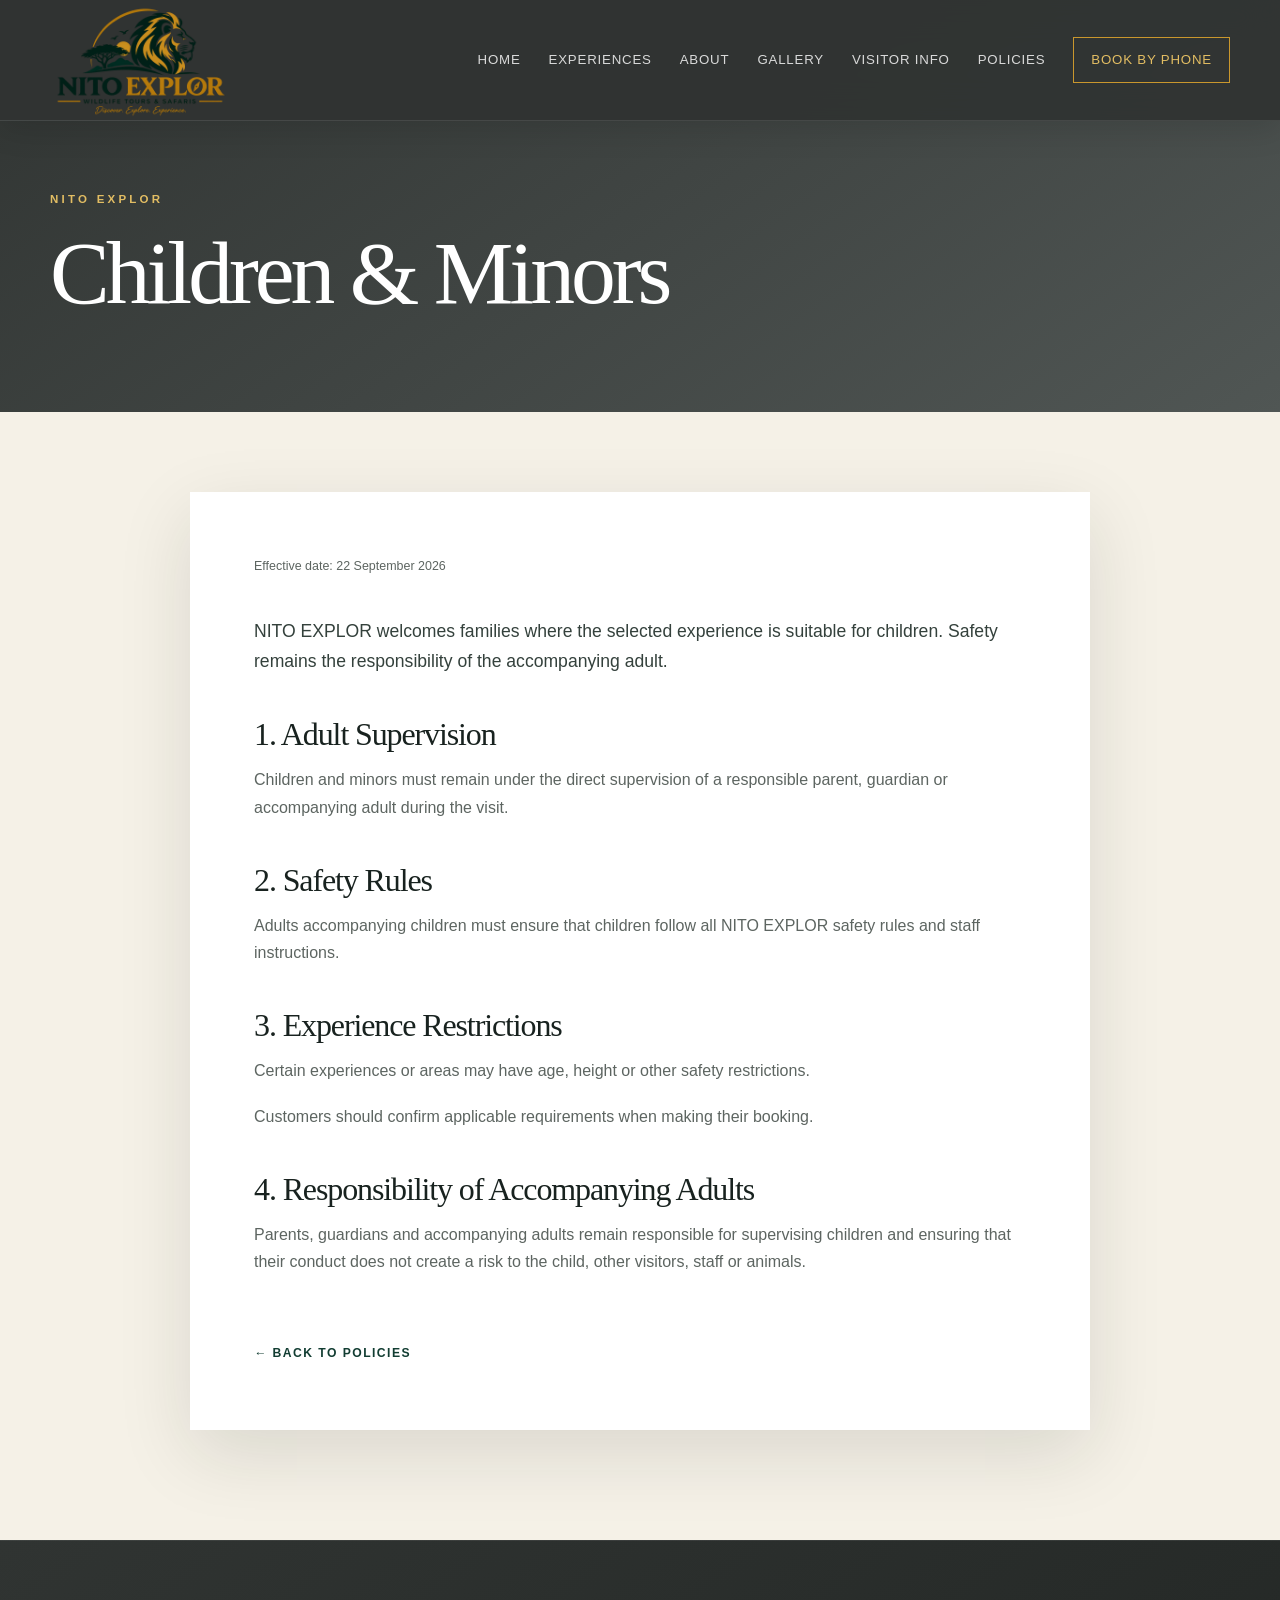
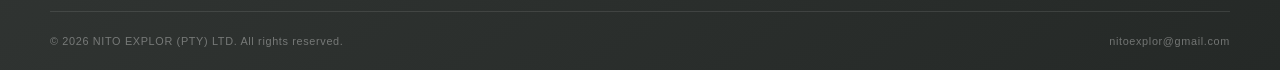
<file: policies/children-policy.html>
<!DOCTYPE html>
<html lang="en">

<head>

    <meta charset="UTF-8">

    <meta name="viewport" content="width=device-width, initial-scale=1.0">

    <meta
        name="description"
        content="NITO EXPLOR children and minors policy."
    >

    <title>Children & Minors | NITO EXPLOR</title>

    <link rel="icon" href="../assets/nito-explor-logo.png" type="image/png">

    <link rel="stylesheet" href="../styles.css">

    <link rel="stylesheet" href="../policy.css">

</head>


<body class="policy-page">


<header class="site-header">

    <div class="container nav-wrap">

        <a class="brand" href="../index.html">

            <img
                src="../assets/nito-explor-logo.png"
                alt="NITO EXPLOR logo"
            >

        </a>


        <button
            class="menu-toggle"
            aria-label="Open navigation"
            aria-expanded="false"
        >

            <span></span>
            <span></span>
            <span></span>

        </button>


        <nav class="main-nav">

            <a href="../index.html#home">Home</a>

            <a href="../index.html#experiences">Experiences</a>

            <a href="../index.html#about">About</a>

            <a href="../index.html#gallery">Gallery</a>

            <a href="../index.html#visitor-info">Visitor Info</a>

            <a href="../policies.html">Policies</a>

            <a class="nav-cta" href="tel:+27730678577">
                Book by Phone
            </a>

        </nav>

    </div>

</header>


<main>

<section class="policy-hero">

    <div class="container">

        <p class="eyebrow">
            NITO EXPLOR
        </p>

        <h1>
            Children & Minors
        </h1>

    </div>

</section>


<section class="policy-content">

    <div class="container">

        <article class="policy-content-inner policy-single">

            <p class="policy-meta">
                Effective date: 22 September 2026
            </p>


            <p class="policy-intro">
                NITO EXPLOR welcomes families where the selected
                experience is suitable for children. Safety remains
                the responsibility of the accompanying adult.
            </p>


            <div class="policy-section">

                <h2>1. Adult Supervision</h2>

                <p>
                    Children and minors must remain under the direct
                    supervision of a responsible parent, guardian
                    or accompanying adult during the visit.
                </p>

            </div>


            <div class="policy-section">

                <h2>2. Safety Rules</h2>

                <p>
                    Adults accompanying children must ensure that
                    children follow all NITO EXPLOR safety rules and
                    staff instructions.
                </p>

            </div>


            <div class="policy-section">

                <h2>3. Experience Restrictions</h2>

                <p>
                    Certain experiences or areas may have age,
                    height or other safety restrictions.
                </p>

                <p>
                    Customers should confirm applicable requirements
                    when making their booking.
                </p>

            </div>


            <div class="policy-section">

                <h2>4. Responsibility of Accompanying Adults</h2>

                <p>
                    Parents, guardians and accompanying adults remain
                    responsible for supervising children and ensuring
                    that their conduct does not create a risk to the
                    child, other visitors, staff or animals.
                </p>

            </div>


            <a class="policy-back" href="../policies.html">
                ← Back to Policies
            </a>

        </article>

    </div>

</section>

</main>


<footer class="site-footer">

    <div class="container footer-bottom">

        <span>
            © <span id="year"></span>
            NITO EXPLOR (PTY) LTD.
            All rights reserved.
        </span>

        <a href="mailto:nitoexplor@gmail.com">
            nitoexplor@gmail.com
        </a>

    </div>

</footer>


<script src="../script.js"></script>

</body>

</html>
</file>
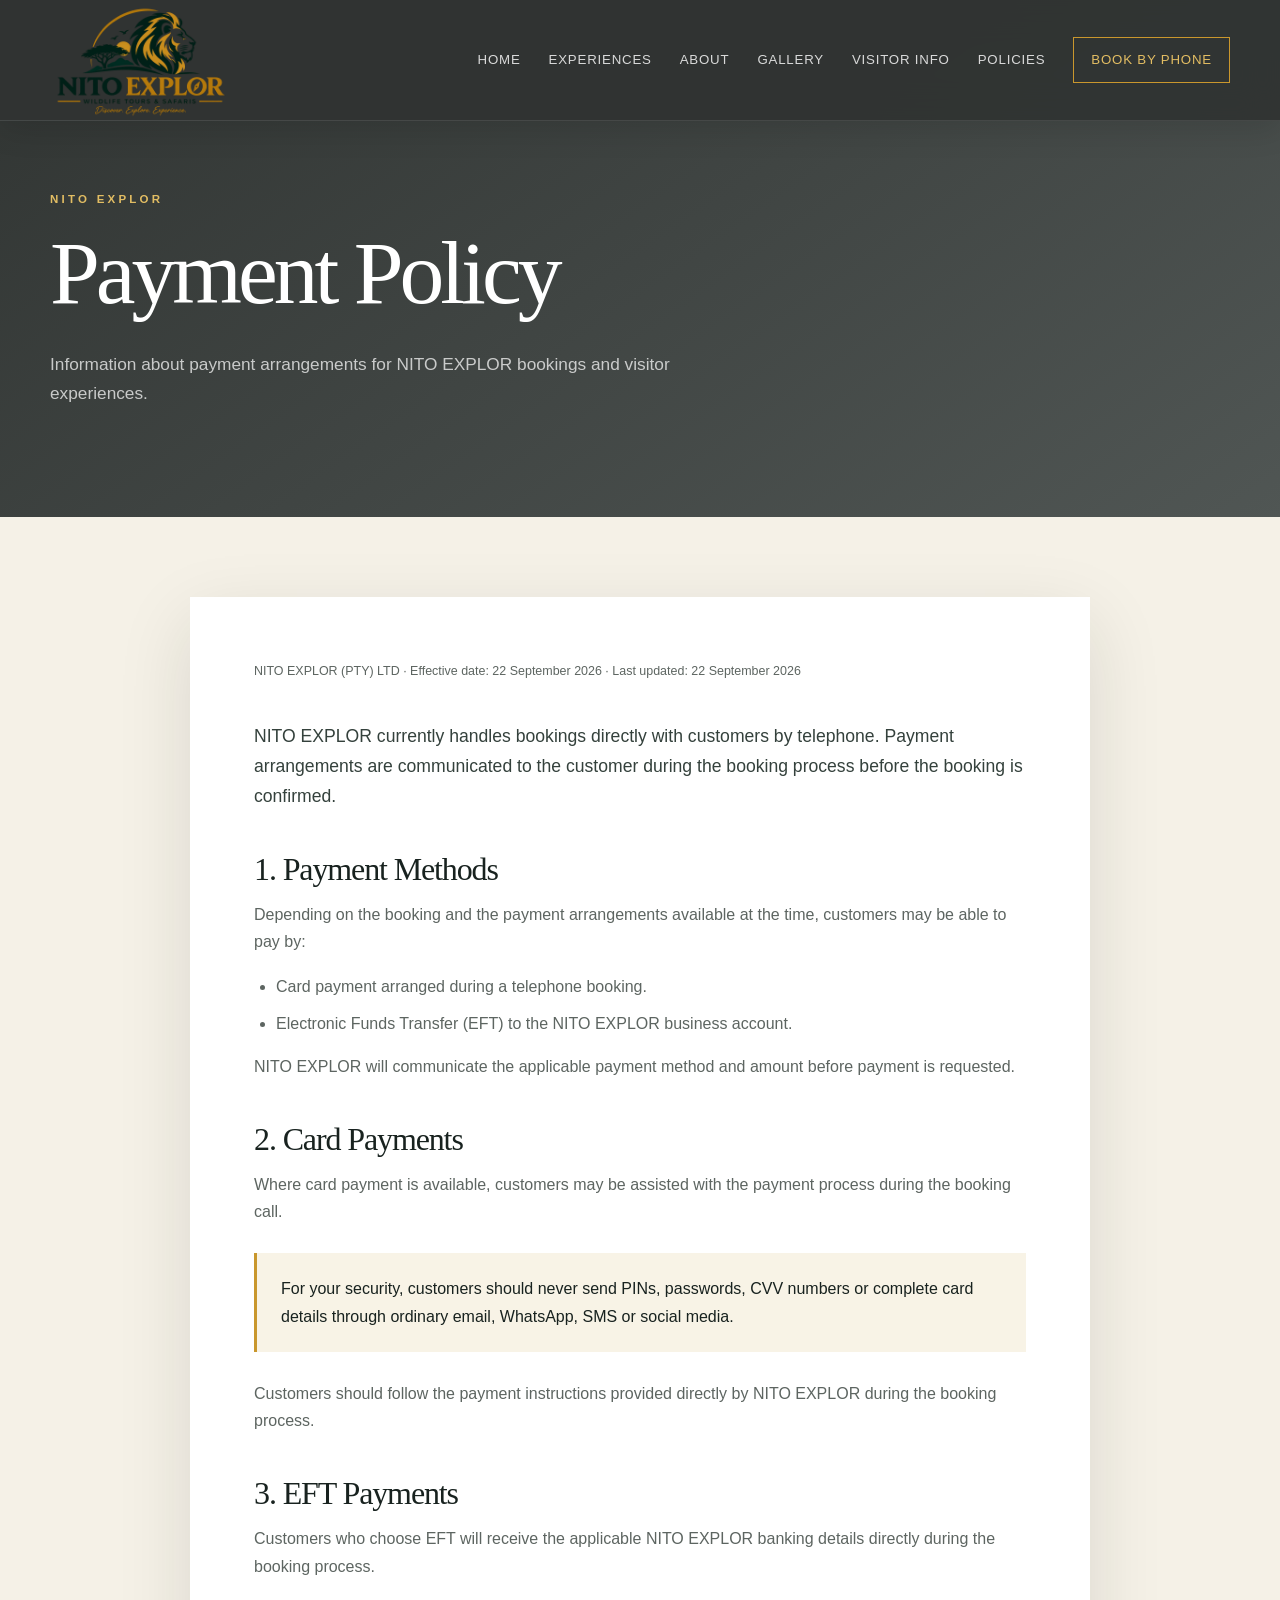
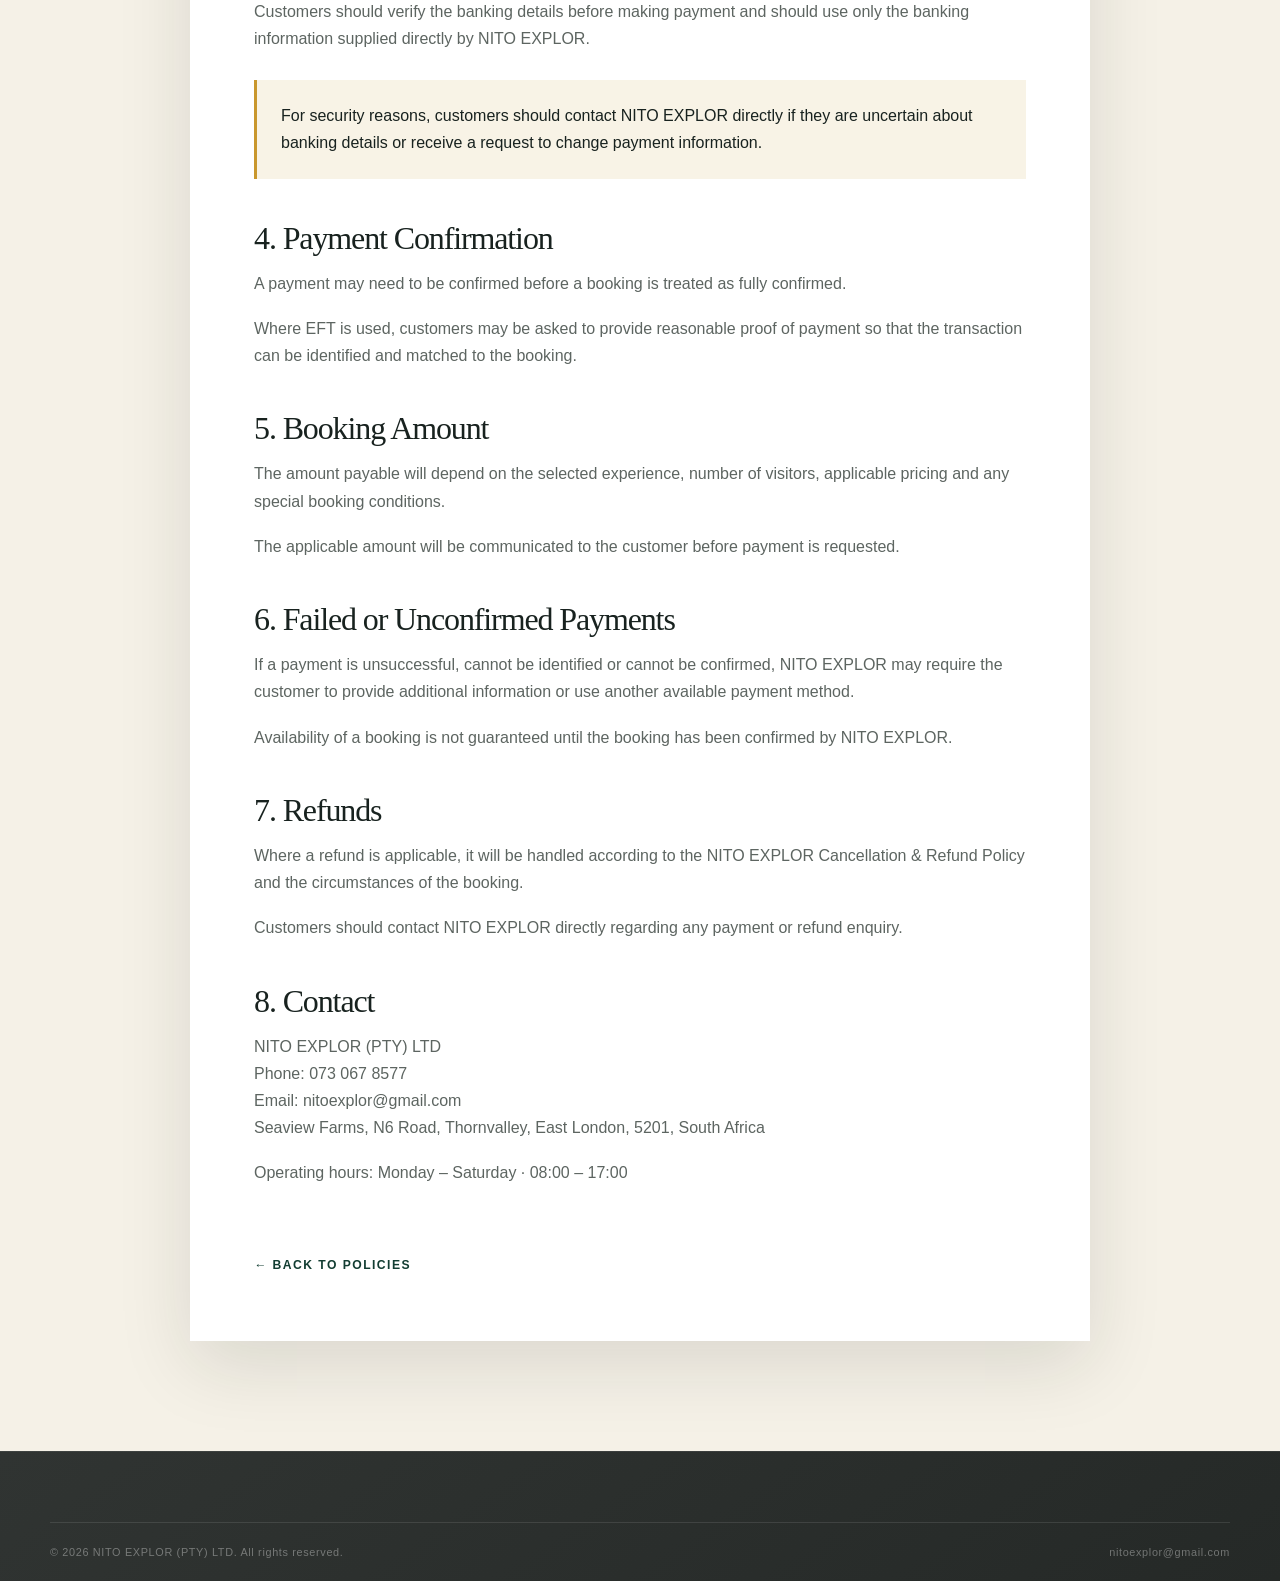
<file: policies/payment-policy.html>
<!DOCTYPE html>
<html lang="en">

<head>

    <meta charset="UTF-8">

    <meta
        name="viewport"
        content="width=device-width, initial-scale=1.0"
    >

    <meta
        name="description"
        content="NITO EXPLOR payment policy and payment information."
    >

    <title>Payment Policy | NITO EXPLOR</title>

    <link
        rel="icon"
        href="../assets/nito-explor-logo.png"
        type="image/png"
    >

    <link
        rel="stylesheet"
        href="../styles.css"
    >

    <link
        rel="stylesheet"
        href="../policy.css"
    >

</head>


<body class="policy-page">


<header class="site-header">

    <div class="container nav-wrap">

        <a
            class="brand"
            href="../index.html"
            aria-label="NITO EXPLOR home"
        >

            <img
                src="../assets/nito-explor-logo.png"
                alt="NITO EXPLOR logo"
            >

        </a>


        <button
            class="menu-toggle"
            aria-label="Open navigation"
            aria-expanded="false"
        >

            <span></span>
            <span></span>
            <span></span>

        </button>


        <nav
            class="main-nav"
            aria-label="Main navigation"
        >

            <a href="../index.html#home">
                Home
            </a>

            <a href="../index.html#experiences">
                Experiences
            </a>

            <a href="../index.html#about">
                About
            </a>

            <a href="../index.html#gallery">
                Gallery
            </a>

            <a href="../index.html#visitor-info">
                Visitor Info
            </a>

            <a href="../policies.html">
                Policies
            </a>

            <a
                class="nav-cta"
                href="tel:+27730678577"
            >
                Book by Phone
            </a>

        </nav>

    </div>

</header>


<main>


<section class="policy-hero">

    <div class="container">

        <p class="eyebrow">
            NITO EXPLOR
        </p>

        <h1>
            Payment Policy
        </h1>

        <p class="policy-hero-text">
            Information about payment arrangements for NITO EXPLOR
            bookings and visitor experiences.
        </p>

    </div>

</section>



<section class="policy-content">

    <div class="container">

        <article class="policy-content-inner policy-single">


            <p class="policy-meta">
                NITO EXPLOR (PTY) LTD
                · Effective date: 22 September 2026
                · Last updated: 22 September 2026
            </p>


            <p class="policy-intro">
                NITO EXPLOR currently handles bookings directly with
                customers by telephone. Payment arrangements are
                communicated to the customer during the booking
                process before the booking is confirmed.
            </p>



            <div class="policy-section">

                <h2>1. Payment Methods</h2>

                <p>
                    Depending on the booking and the payment
                    arrangements available at the time, customers
                    may be able to pay by:
                </p>

                <ul>

                    <li>
                        Card payment arranged during a telephone
                        booking.
                    </li>

                    <li>
                        Electronic Funds Transfer (EFT) to the
                        NITO EXPLOR business account.
                    </li>

                </ul>

                <p>
                    NITO EXPLOR will communicate the applicable
                    payment method and amount before payment is
                    requested.
                </p>

            </div>



            <div class="policy-section">

                <h2>2. Card Payments</h2>

                <p>
                    Where card payment is available, customers may
                    be assisted with the payment process during the
                    booking call.
                </p>

                <div class="policy-warning">

                    For your security, customers should never send
                    PINs, passwords, CVV numbers or complete card
                    details through ordinary email, WhatsApp, SMS
                    or social media.

                </div>

                <p>
                    Customers should follow the payment instructions
                    provided directly by NITO EXPLOR during the
                    booking process.
                </p>

            </div>



            <div class="policy-section">

                <h2>3. EFT Payments</h2>

                <p>
                    Customers who choose EFT will receive the
                    applicable NITO EXPLOR banking details directly
                    during the booking process.
                </p>

                <p>
                    Customers should verify the banking details
                    before making payment and should use only the
                    banking information supplied directly by
                    NITO EXPLOR.
                </p>

                <div class="policy-warning">

                    For security reasons, customers should contact
                    NITO EXPLOR directly if they are uncertain about
                    banking details or receive a request to change
                    payment information.

                </div>

            </div>



            <div class="policy-section">

                <h2>4. Payment Confirmation</h2>

                <p>
                    A payment may need to be confirmed before a
                    booking is treated as fully confirmed.
                </p>

                <p>
                    Where EFT is used, customers may be asked to
                    provide reasonable proof of payment so that the
                    transaction can be identified and matched to
                    the booking.
                </p>

            </div>



            <div class="policy-section">

                <h2>5. Booking Amount</h2>

                <p>
                    The amount payable will depend on the selected
                    experience, number of visitors, applicable
                    pricing and any special booking conditions.
                </p>

                <p>
                    The applicable amount will be communicated to
                    the customer before payment is requested.
                </p>

            </div>



            <div class="policy-section">

                <h2>6. Failed or Unconfirmed Payments</h2>

                <p>
                    If a payment is unsuccessful, cannot be
                    identified or cannot be confirmed, NITO EXPLOR
                    may require the customer to provide additional
                    information or use another available payment
                    method.
                </p>

                <p>
                    Availability of a booking is not guaranteed
                    until the booking has been confirmed by
                    NITO EXPLOR.
                </p>

            </div>



            <div class="policy-section">

                <h2>7. Refunds</h2>

                <p>
                    Where a refund is applicable, it will be handled
                    according to the NITO EXPLOR Cancellation &
                    Refund Policy and the circumstances of the
                    booking.
                </p>

                <p>
                    Customers should contact NITO EXPLOR directly
                    regarding any payment or refund enquiry.
                </p>

            </div>



            <div class="policy-section">

                <h2>8. Contact</h2>

                <p>
                    NITO EXPLOR (PTY) LTD
                    <br>
                    Phone:
                    <a href="tel:+27730678577">
                        073 067 8577
                    </a>
                    <br>
                    Email:
                    <a href="mailto:nitoexplor@gmail.com">
                        nitoexplor@gmail.com
                    </a>
                    <br>
                    Seaview Farms, N6 Road, Thornvalley,
                    East London, 5201, South Africa
                </p>

                <p>
                    Operating hours:
                    Monday – Saturday · 08:00 – 17:00
                </p>

            </div>



            <a
                class="policy-back"
                href="../policies.html"
            >
                ← Back to Policies
            </a>


        </article>

    </div>

</section>

</main>



<footer class="site-footer">

    <div class="container footer-bottom">

        <span>
            © <span id="year"></span>
            NITO EXPLOR (PTY) LTD.
            All rights reserved.
        </span>

        <a href="mailto:nitoexplor@gmail.com">
            nitoexplor@gmail.com
        </a>

    </div>

</footer>



<script src="../script.js"></script>

</body>

</html>
</file>
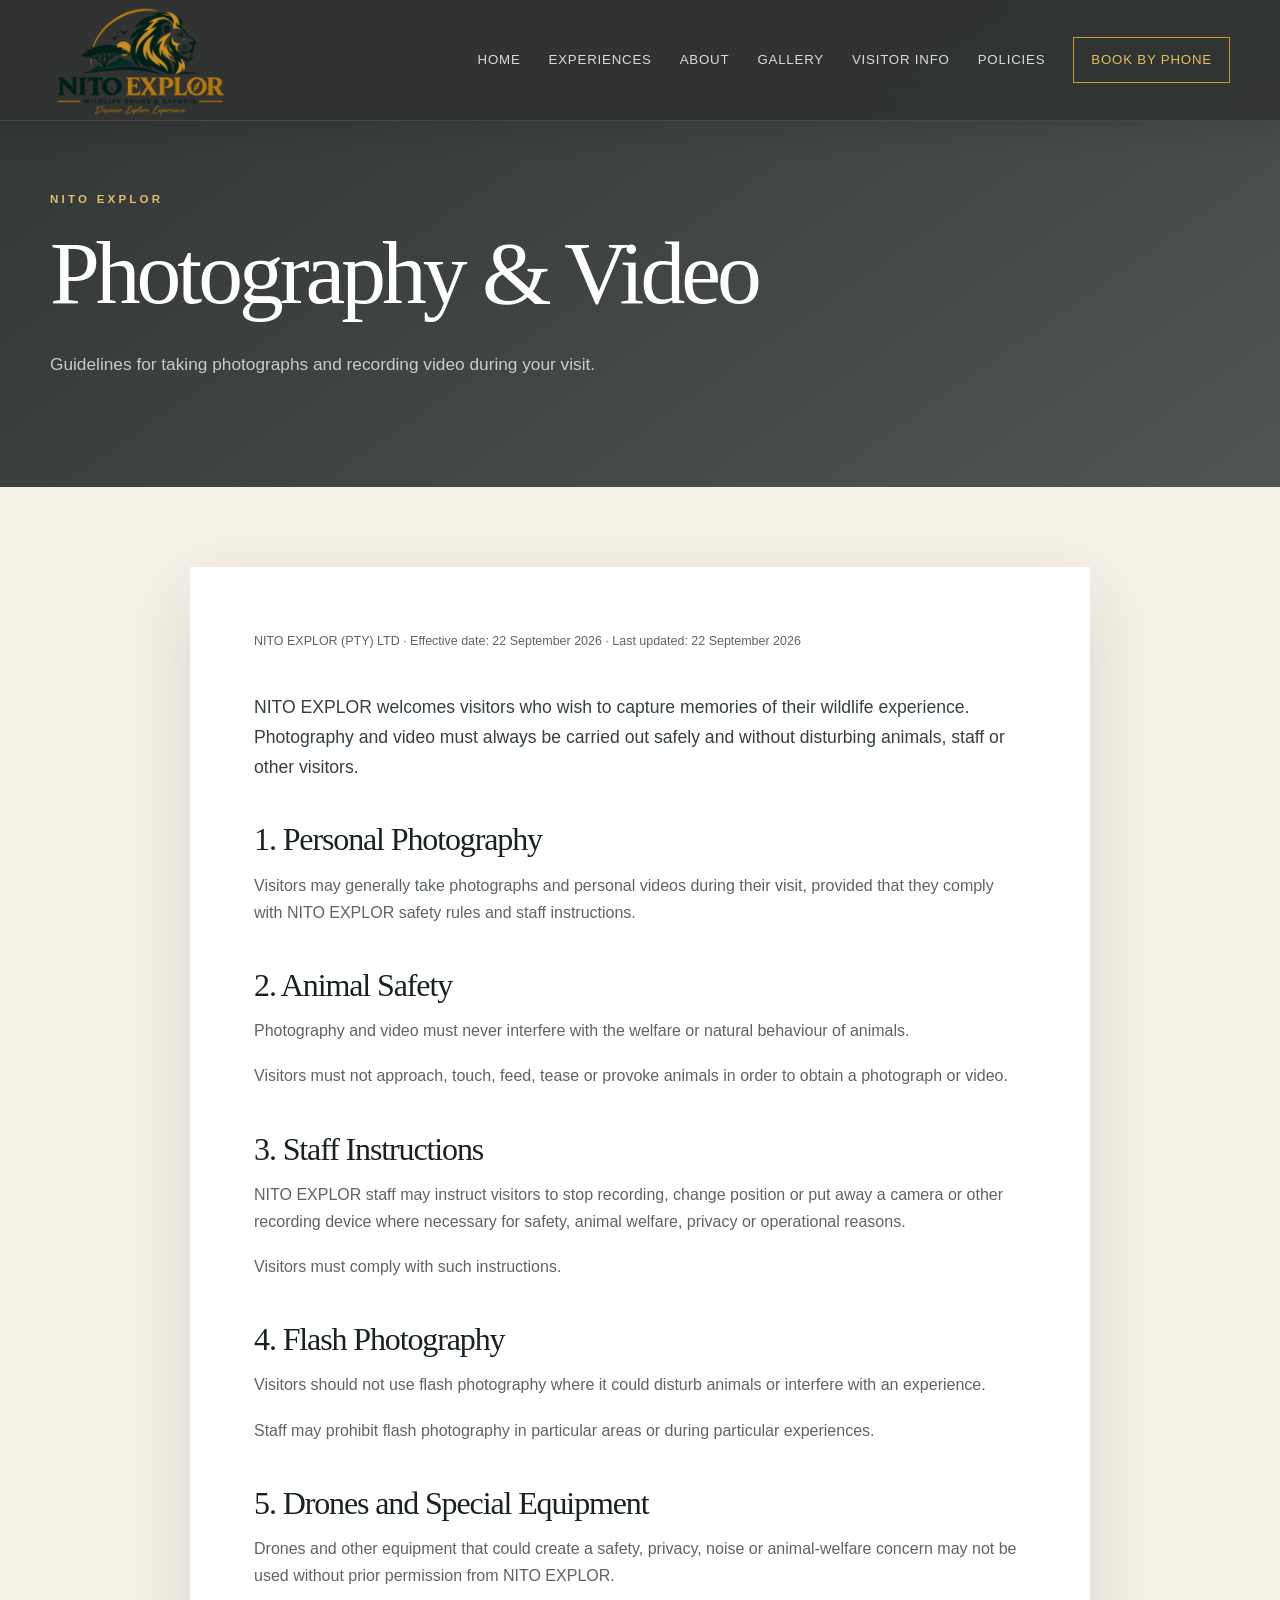
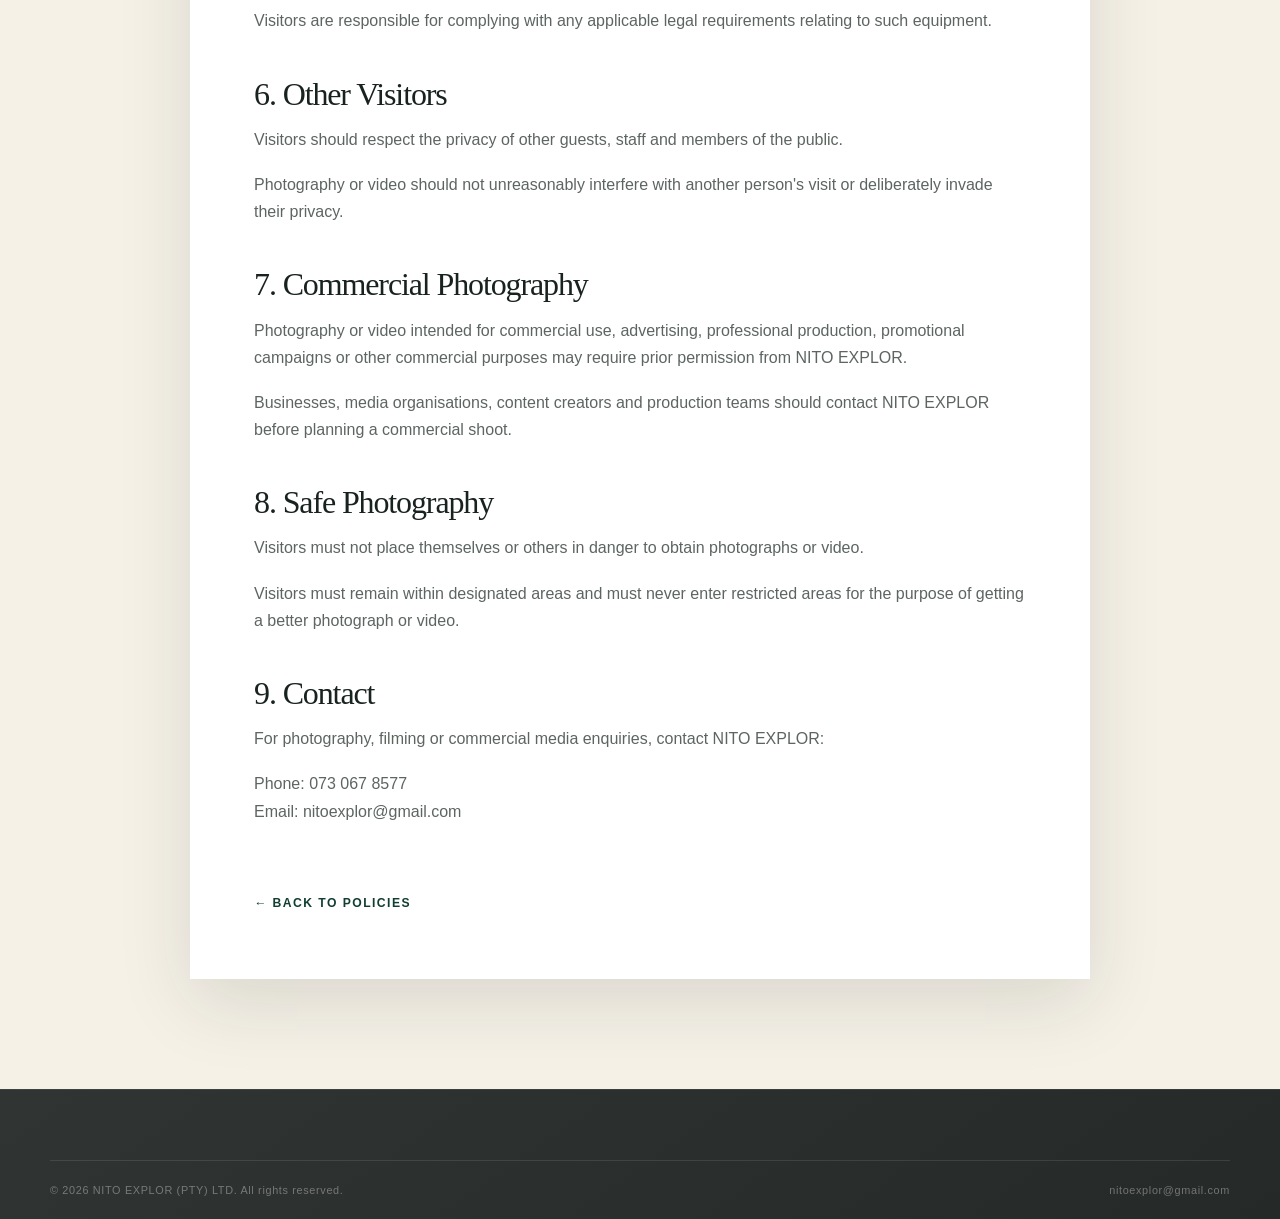
<file: policies/photography-video-policy.html>
<!DOCTYPE html>
<html lang="en">

<head>

    <meta charset="UTF-8">

    <meta
        name="viewport"
        content="width=device-width, initial-scale=1.0"
    >

    <meta
        name="description"
        content="NITO EXPLOR photography and video policy."
    >

    <title>Photography & Video | NITO EXPLOR</title>

    <link
        rel="icon"
        href="../assets/nito-explor-logo.png"
        type="image/png"
    >

    <link
        rel="stylesheet"
        href="../styles.css"
    >

    <link
        rel="stylesheet"
        href="../policy.css"
    >

</head>


<body class="policy-page">


<header class="site-header">

    <div class="container nav-wrap">

        <a
            class="brand"
            href="../index.html"
            aria-label="NITO EXPLOR home"
        >

            <img
                src="../assets/nito-explor-logo.png"
                alt="NITO EXPLOR logo"
            >

        </a>


        <button
            class="menu-toggle"
            aria-label="Open navigation"
            aria-expanded="false"
        >

            <span></span>
            <span></span>
            <span></span>

        </button>


        <nav
            class="main-nav"
            aria-label="Main navigation"
        >

            <a href="../index.html#home">
                Home
            </a>

            <a href="../index.html#experiences">
                Experiences
            </a>

            <a href="../index.html#about">
                About
            </a>

            <a href="../index.html#gallery">
                Gallery
            </a>

            <a href="../index.html#visitor-info">
                Visitor Info
            </a>

            <a href="../policies.html">
                Policies
            </a>

            <a
                class="nav-cta"
                href="tel:+27730678577"
            >
                Book by Phone
            </a>

        </nav>

    </div>

</header>


<main>


<section class="policy-hero">

    <div class="container">

        <p class="eyebrow">
            NITO EXPLOR
        </p>

        <h1>
            Photography & Video
        </h1>

        <p class="policy-hero-text">
            Guidelines for taking photographs and recording video
            during your visit.
        </p>

    </div>

</section>



<section class="policy-content">

    <div class="container">

        <article class="policy-content-inner policy-single">


            <p class="policy-meta">
                NITO EXPLOR (PTY) LTD
                · Effective date: 22 September 2026
                · Last updated: 22 September 2026
            </p>


            <p class="policy-intro">
                NITO EXPLOR welcomes visitors who wish to capture
                memories of their wildlife experience. Photography
                and video must always be carried out safely and
                without disturbing animals, staff or other visitors.
            </p>



            <div class="policy-section">

                <h2>1. Personal Photography</h2>

                <p>
                    Visitors may generally take photographs and
                    personal videos during their visit, provided
                    that they comply with NITO EXPLOR safety rules
                    and staff instructions.
                </p>

            </div>



            <div class="policy-section">

                <h2>2. Animal Safety</h2>

                <p>
                    Photography and video must never interfere with
                    the welfare or natural behaviour of animals.
                </p>

                <p>
                    Visitors must not approach, touch, feed, tease
                    or provoke animals in order to obtain a
                    photograph or video.
                </p>

            </div>



            <div class="policy-section">

                <h2>3. Staff Instructions</h2>

                <p>
                    NITO EXPLOR staff may instruct visitors to stop
                    recording, change position or put away a camera
                    or other recording device where necessary for
                    safety, animal welfare, privacy or operational
                    reasons.
                </p>

                <p>
                    Visitors must comply with such instructions.
                </p>

            </div>



            <div class="policy-section">

                <h2>4. Flash Photography</h2>

                <p>
                    Visitors should not use flash photography where
                    it could disturb animals or interfere with an
                    experience.
                </p>

                <p>
                    Staff may prohibit flash photography in
                    particular areas or during particular
                    experiences.
                </p>

            </div>



            <div class="policy-section">

                <h2>5. Drones and Special Equipment</h2>

                <p>
                    Drones and other equipment that could create a
                    safety, privacy, noise or animal-welfare concern
                    may not be used without prior permission from
                    NITO EXPLOR.
                </p>

                <p>
                    Visitors are responsible for complying with any
                    applicable legal requirements relating to such
                    equipment.
                </p>

            </div>



            <div class="policy-section">

                <h2>6. Other Visitors</h2>

                <p>
                    Visitors should respect the privacy of other
                    guests, staff and members of the public.
                </p>

                <p>
                    Photography or video should not unreasonably
                    interfere with another person's visit or
                    deliberately invade their privacy.
                </p>

            </div>



            <div class="policy-section">

                <h2>7. Commercial Photography</h2>

                <p>
                    Photography or video intended for commercial
                    use, advertising, professional production,
                    promotional campaigns or other commercial
                    purposes may require prior permission from
                    NITO EXPLOR.
                </p>

                <p>
                    Businesses, media organisations, content
                    creators and production teams should contact
                    NITO EXPLOR before planning a commercial shoot.
                </p>

            </div>



            <div class="policy-section">

                <h2>8. Safe Photography</h2>

                <p>
                    Visitors must not place themselves or others in
                    danger to obtain photographs or video.
                </p>

                <p>
                    Visitors must remain within designated areas
                    and must never enter restricted areas for the
                    purpose of getting a better photograph or video.
                </p>

            </div>



            <div class="policy-section">

                <h2>9. Contact</h2>

                <p>
                    For photography, filming or commercial media
                    enquiries, contact NITO EXPLOR:
                </p>

                <p>
                    Phone:
                    <a href="tel:+27730678577">
                        073 067 8577
                    </a>
                    <br>
                    Email:
                    <a href="mailto:nitoexplor@gmail.com">
                        nitoexplor@gmail.com
                    </a>
                </p>

            </div>



            <a
                class="policy-back"
                href="../policies.html"
            >
                ← Back to Policies
            </a>


        </article>

    </div>

</section>

</main>



<footer class="site-footer">

    <div class="container footer-bottom">

        <span>
            © <span id="year"></span>
            NITO EXPLOR (PTY) LTD.
            All rights reserved.
        </span>

        <a href="mailto:nitoexplor@gmail.com">
            nitoexplor@gmail.com
        </a>

    </div>

</footer>



<script src="../script.js"></script>

</body>

</html>
</file>
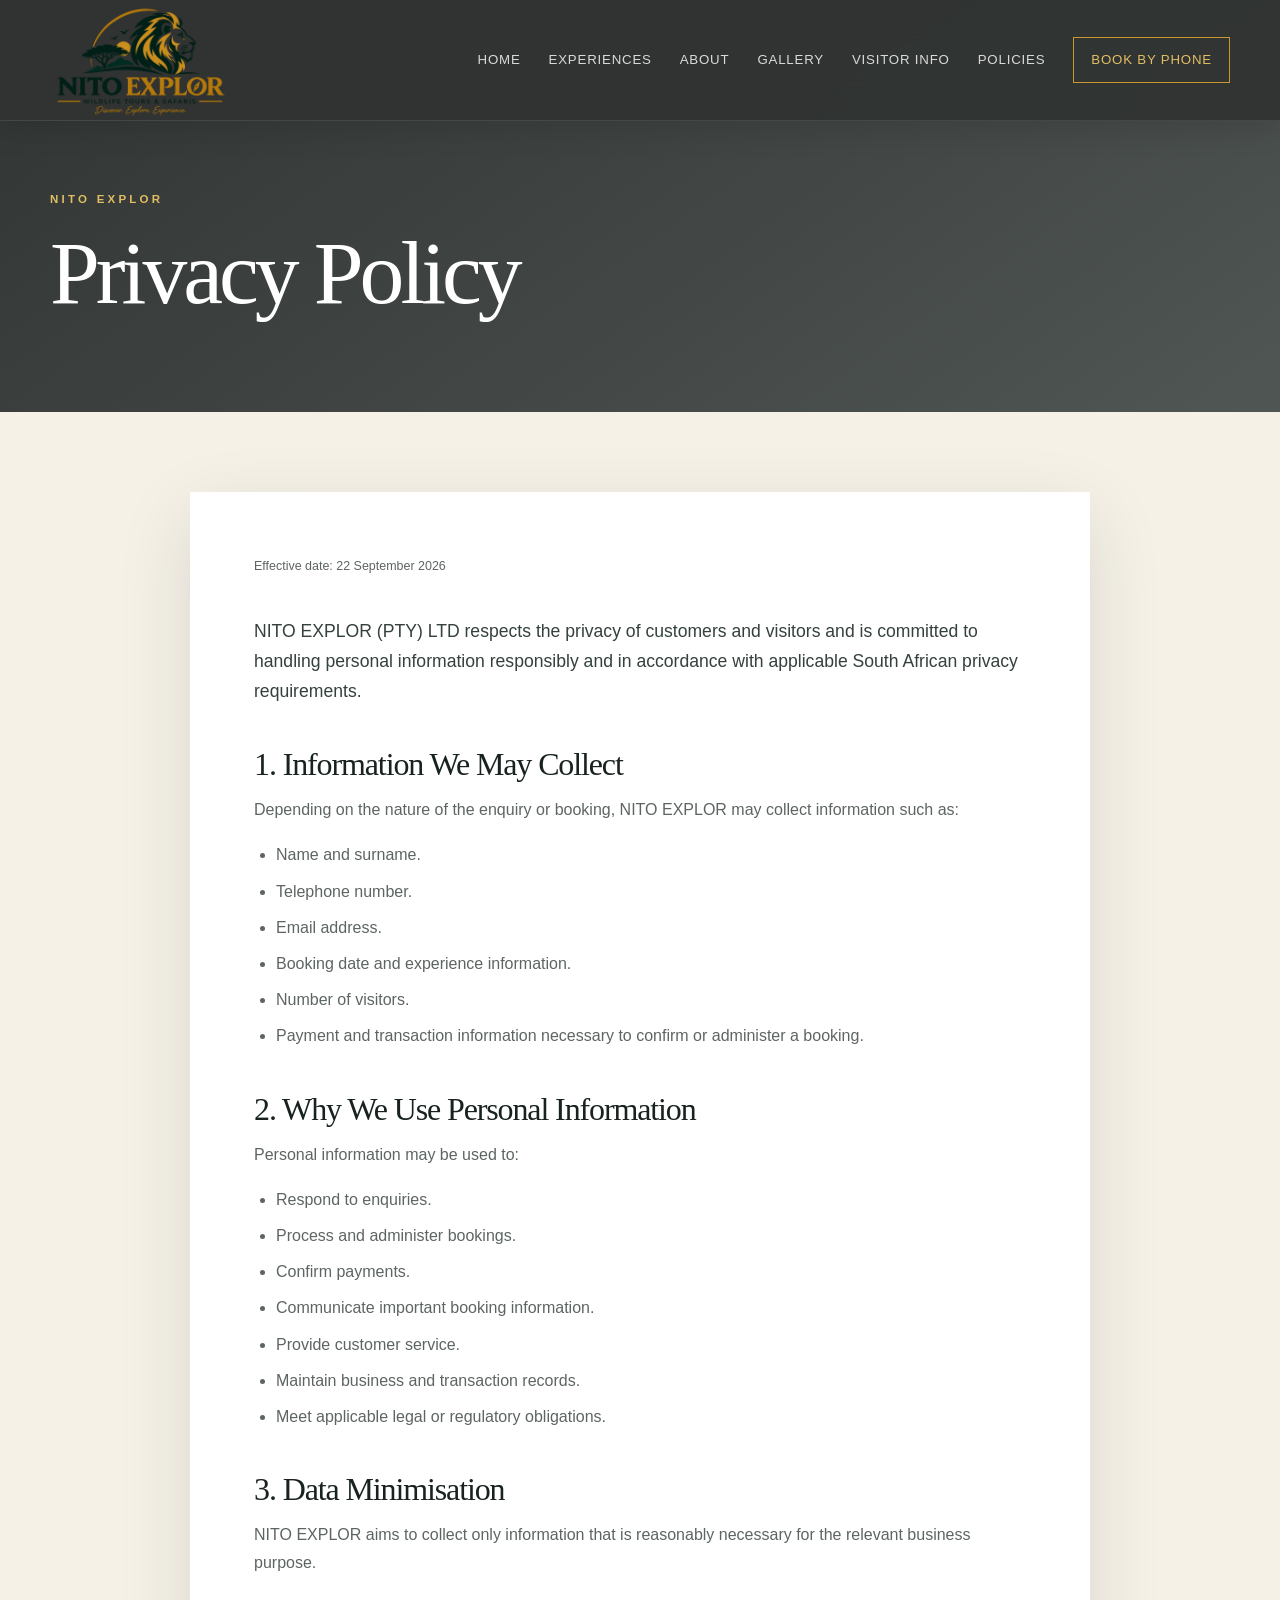
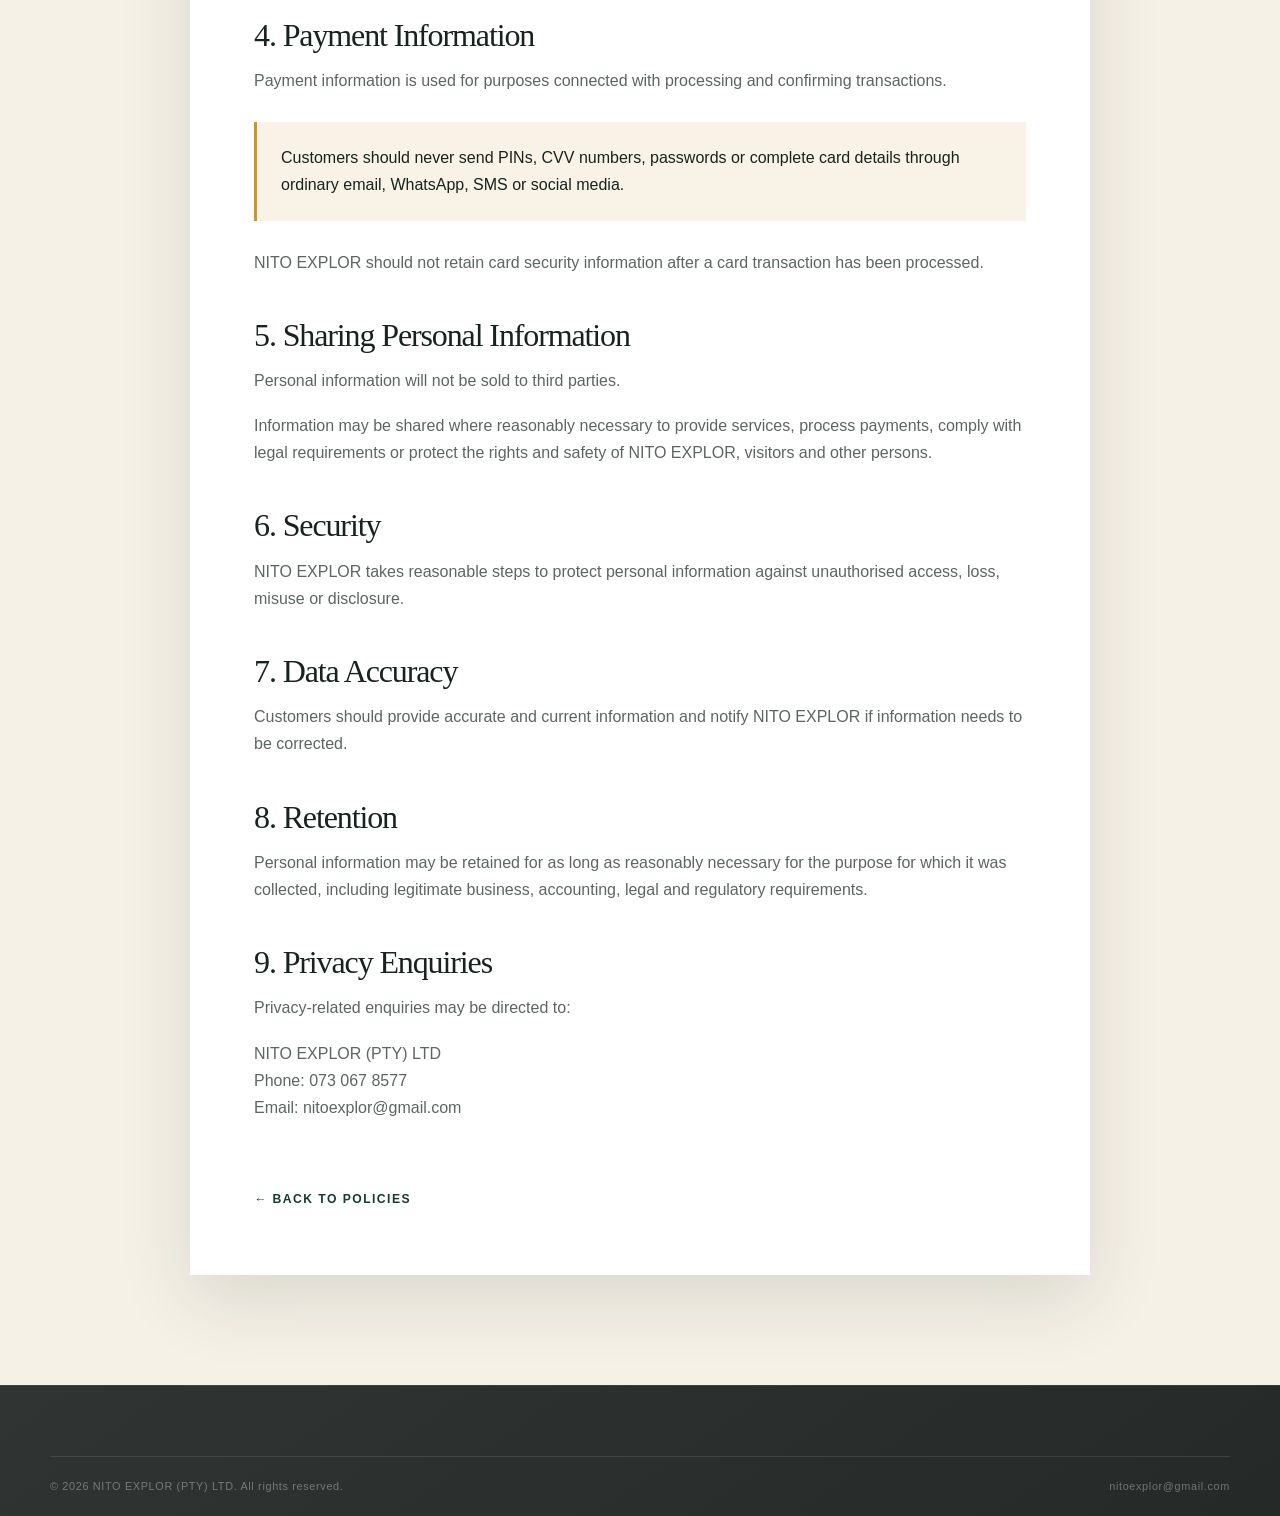
<file: policies/privacy-policy.html>
<!DOCTYPE html>
<html lang="en">

<head>

    <meta charset="UTF-8">

    <meta name="viewport" content="width=device-width, initial-scale=1.0">

    <meta
        name="description"
        content="NITO EXPLOR privacy policy and personal information protection."
    >

    <title>Privacy Policy | NITO EXPLOR</title>

    <link rel="icon" href="../assets/nito-explor-logo.png" type="image/png">

    <link rel="stylesheet" href="../styles.css">

    <link rel="stylesheet" href="../policy.css">

</head>


<body class="policy-page">


<header class="site-header">

    <div class="container nav-wrap">

        <a class="brand" href="../index.html">

            <img
                src="../assets/nito-explor-logo.png"
                alt="NITO EXPLOR logo"
            >

        </a>


        <button
            class="menu-toggle"
            aria-label="Open navigation"
            aria-expanded="false"
        >

            <span></span>
            <span></span>
            <span></span>

        </button>


        <nav class="main-nav">

            <a href="../index.html#home">Home</a>

            <a href="../index.html#experiences">Experiences</a>

            <a href="../index.html#about">About</a>

            <a href="../index.html#gallery">Gallery</a>

            <a href="../index.html#visitor-info">Visitor Info</a>

            <a href="../policies.html">Policies</a>

            <a class="nav-cta" href="tel:+27730678577">
                Book by Phone
            </a>

        </nav>

    </div>

</header>


<main>

<section class="policy-hero">

    <div class="container">

        <p class="eyebrow">
            NITO EXPLOR
        </p>

        <h1>
            Privacy Policy
        </h1>

    </div>

</section>


<section class="policy-content">

    <div class="container">

        <article class="policy-content-inner policy-single">

            <p class="policy-meta">
                Effective date: 22 September 2026
            </p>


            <p class="policy-intro">
                NITO EXPLOR (PTY) LTD respects the privacy of
                customers and visitors and is committed to handling
                personal information responsibly and in accordance
                with applicable South African privacy requirements.
            </p>


            <div class="policy-section">

                <h2>1. Information We May Collect</h2>

                <p>
                    Depending on the nature of the enquiry or booking,
                    NITO EXPLOR may collect information such as:
                </p>

                <ul>

                    <li>Name and surname.</li>

                    <li>Telephone number.</li>

                    <li>Email address.</li>

                    <li>Booking date and experience information.</li>

                    <li>Number of visitors.</li>

                    <li>Payment and transaction information necessary
                    to confirm or administer a booking.</li>

                </ul>

            </div>


            <div class="policy-section">

                <h2>2. Why We Use Personal Information</h2>

                <p>
                    Personal information may be used to:
                </p>

                <ul>

                    <li>
                        Respond to enquiries.
                    </li>

                    <li>
                        Process and administer bookings.
                    </li>

                    <li>
                        Confirm payments.
                    </li>

                    <li>
                        Communicate important booking information.
                    </li>

                    <li>
                        Provide customer service.
                    </li>

                    <li>
                        Maintain business and transaction records.
                    </li>

                    <li>
                        Meet applicable legal or regulatory obligations.
                    </li>

                </ul>

            </div>


            <div class="policy-section">

                <h2>3. Data Minimisation</h2>

                <p>
                    NITO EXPLOR aims to collect only information that
                    is reasonably necessary for the relevant business
                    purpose.
                </p>

            </div>


            <div class="policy-section">

                <h2>4. Payment Information</h2>

                <p>
                    Payment information is used for purposes connected
                    with processing and confirming transactions.
                </p>

                <div class="policy-warning">

                    Customers should never send PINs, CVV numbers,
                    passwords or complete card details through
                    ordinary email, WhatsApp, SMS or social media.

                </div>

                <p>
                    NITO EXPLOR should not retain card security
                    information after a card transaction has been
                    processed.
                </p>

            </div>


            <div class="policy-section">

                <h2>5. Sharing Personal Information</h2>

                <p>
                    Personal information will not be sold to third
                    parties.
                </p>

                <p>
                    Information may be shared where reasonably
                    necessary to provide services, process payments,
                    comply with legal requirements or protect the
                    rights and safety of NITO EXPLOR, visitors and
                    other persons.
                </p>

            </div>


            <div class="policy-section">

                <h2>6. Security</h2>

                <p>
                    NITO EXPLOR takes reasonable steps to protect
                    personal information against unauthorised access,
                    loss, misuse or disclosure.
                </p>

            </div>


            <div class="policy-section">

                <h2>7. Data Accuracy</h2>

                <p>
                    Customers should provide accurate and current
                    information and notify NITO EXPLOR if information
                    needs to be corrected.
                </p>

            </div>


            <div class="policy-section">

                <h2>8. Retention</h2>

                <p>
                    Personal information may be retained for as long
                    as reasonably necessary for the purpose for which
                    it was collected, including legitimate business,
                    accounting, legal and regulatory requirements.
                </p>

            </div>


            <div class="policy-section">

                <h2>9. Privacy Enquiries</h2>

                <p>
                    Privacy-related enquiries may be directed to:
                </p>

                <p>
                    NITO EXPLOR (PTY) LTD
                    <br>
                    Phone:
                    <a href="tel:+27730678577">
                        073 067 8577
                    </a>
                    <br>
                    Email:
                    <a href="mailto:nitoexplor@gmail.com">
                        nitoexplor@gmail.com
                    </a>
                </p>

            </div>


            <a class="policy-back" href="../policies.html">
                ← Back to Policies
            </a>

        </article>

    </div>

</section>

</main>


<footer class="site-footer">

    <div class="container footer-bottom">

        <span>
            © <span id="year"></span>
            NITO EXPLOR (PTY) LTD.
            All rights reserved.
        </span>

        <a href="mailto:nitoexplor@gmail.com">
            nitoexplor@gmail.com
        </a>

    </div>

</footer>


<script src="../script.js"></script>

</body>

</html>
</file>
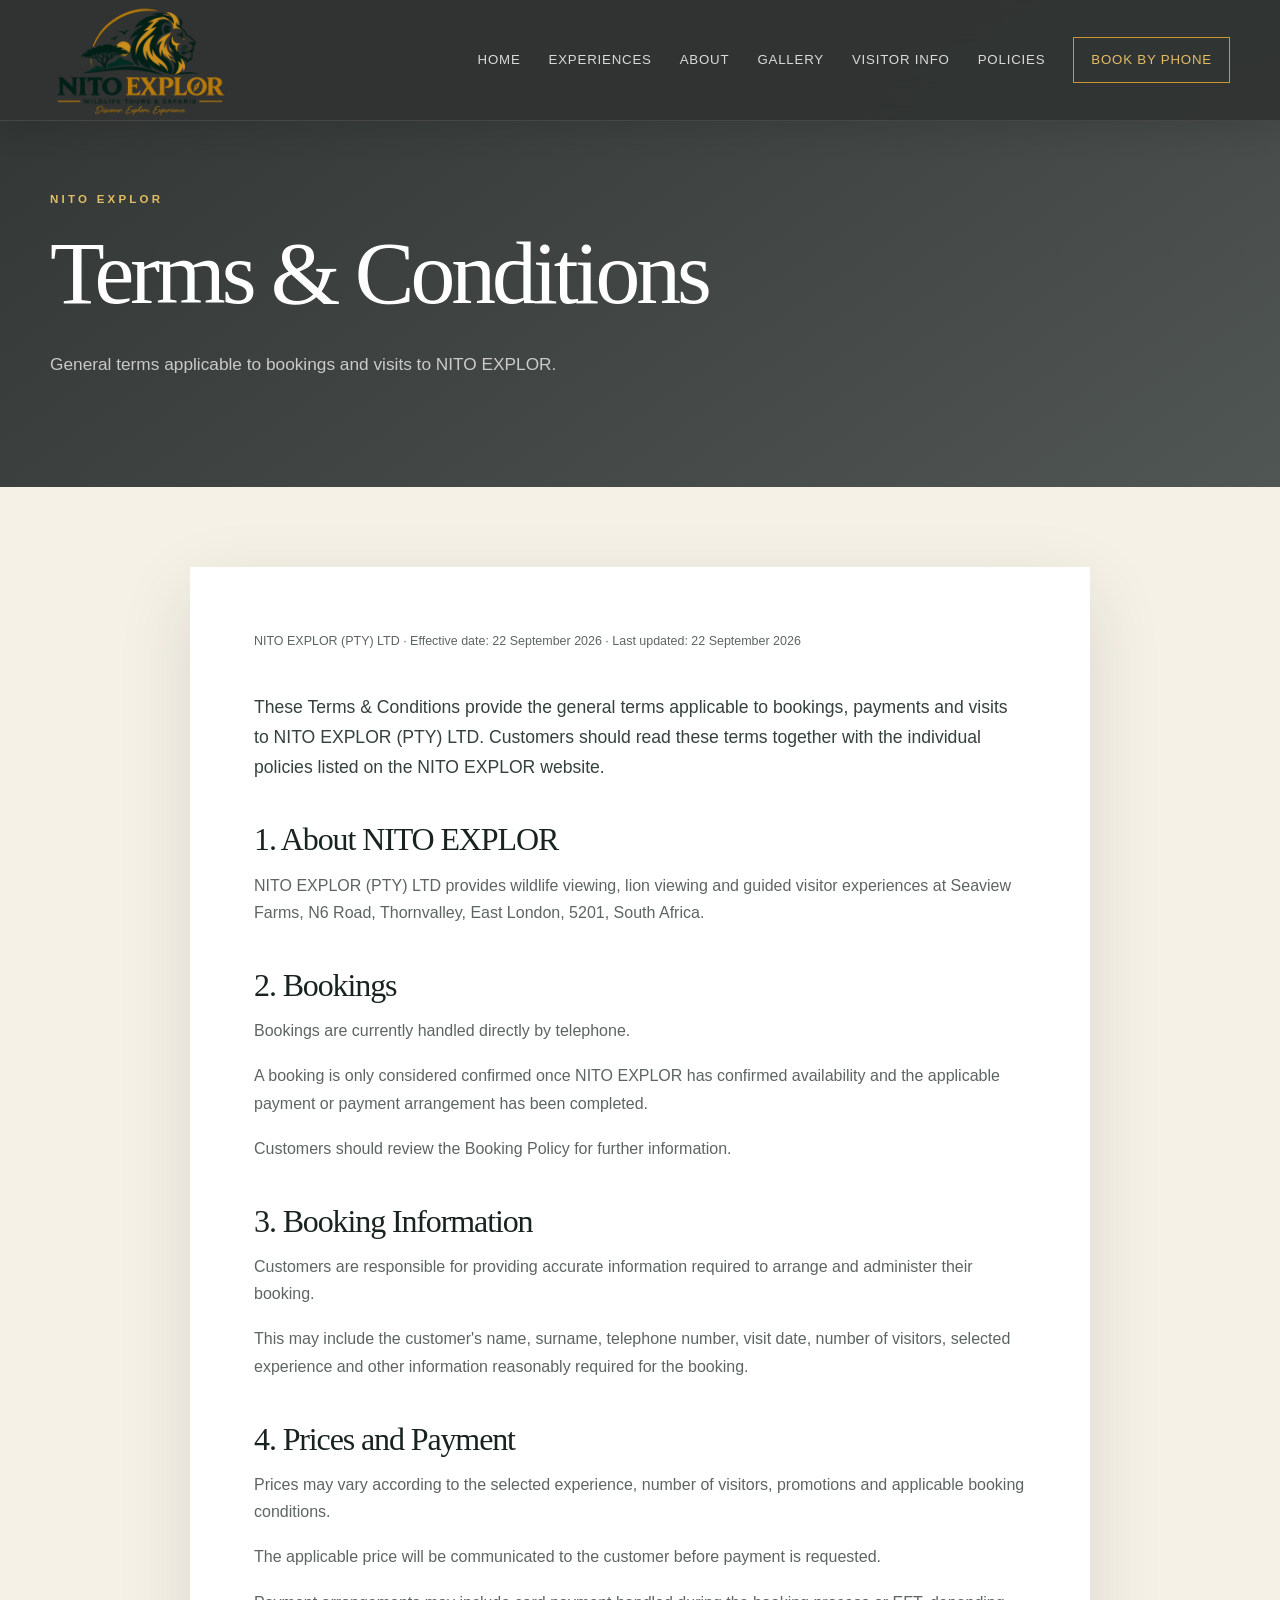
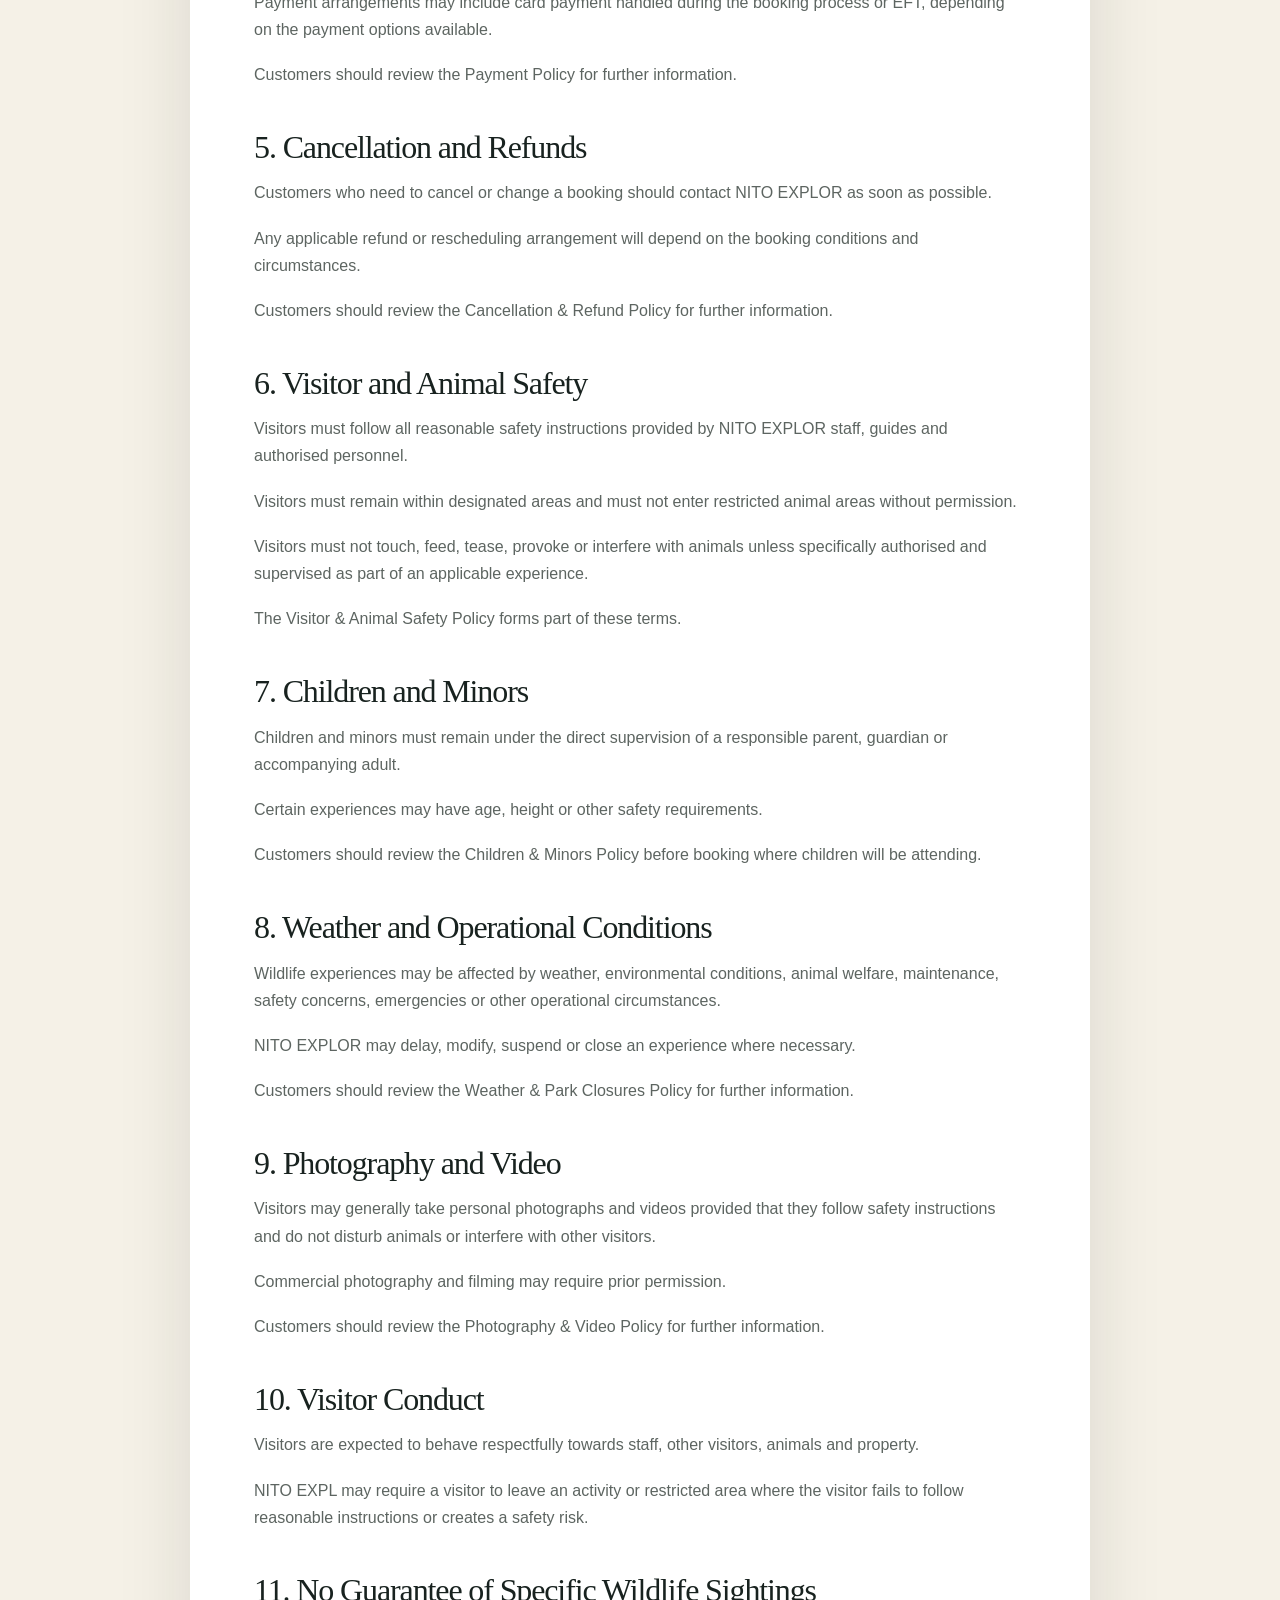
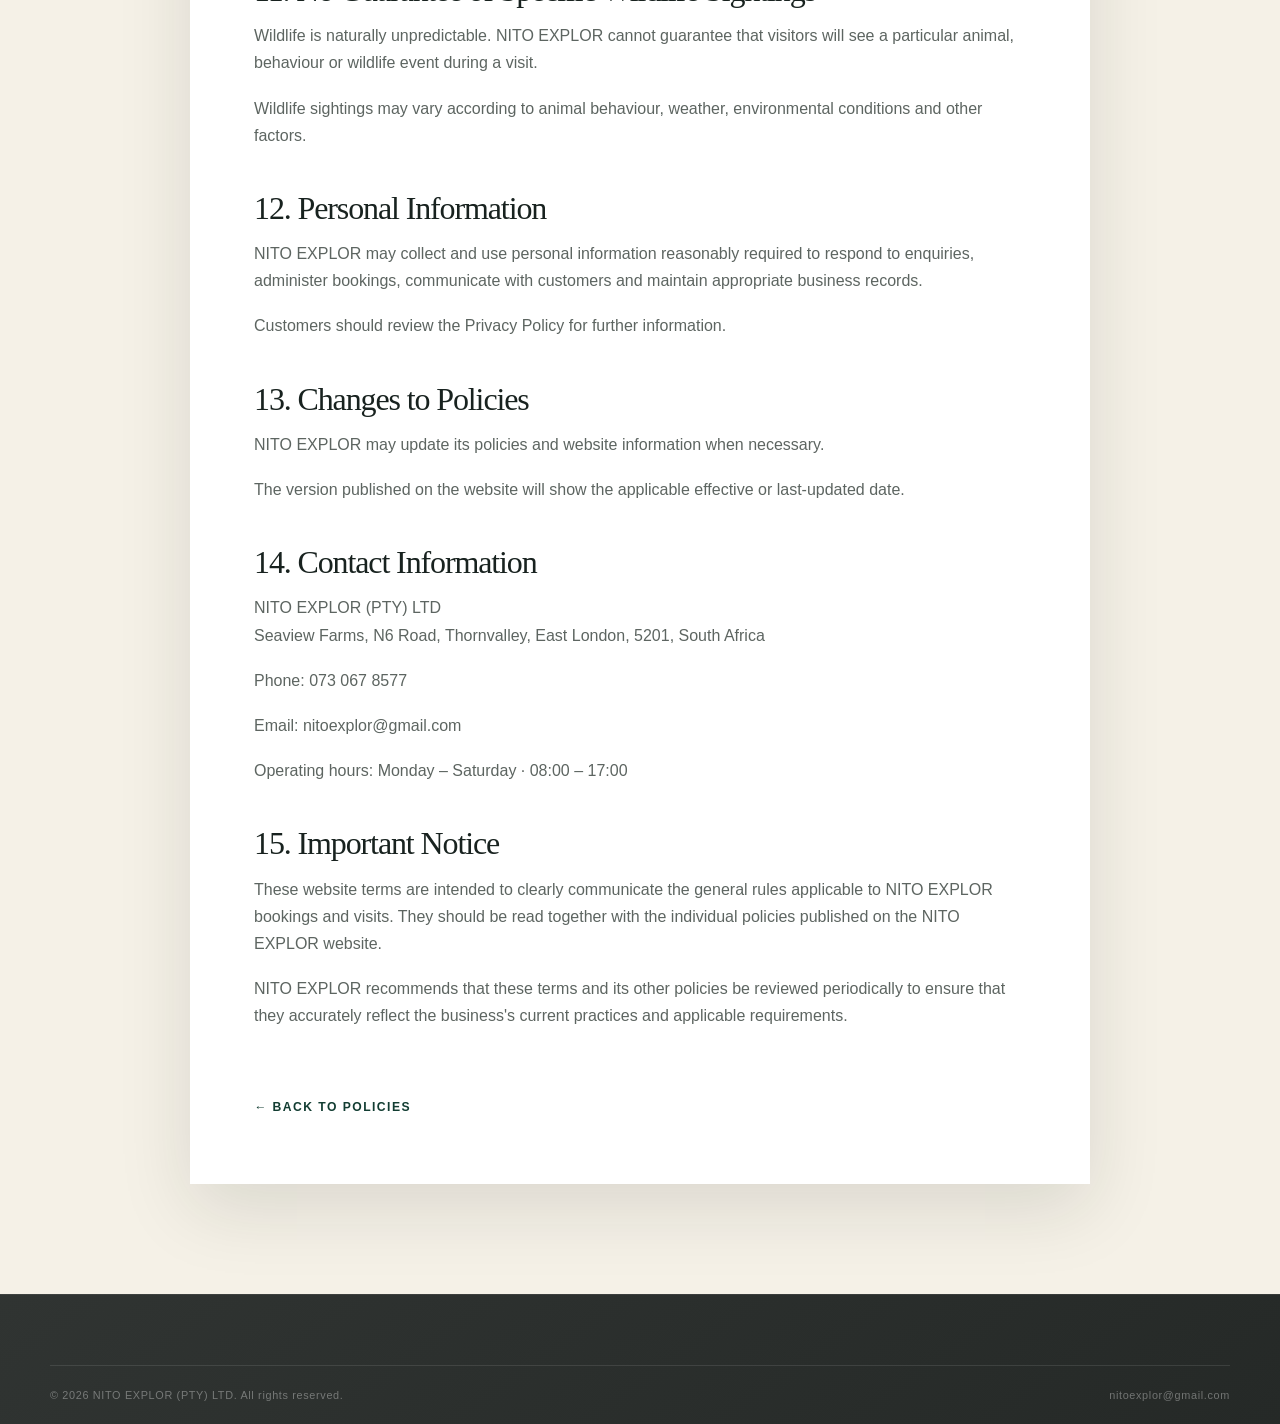
<file: policies/terms-conditions.html>
<!DOCTYPE html>
<html lang="en">

<head>

    <meta charset="UTF-8">

    <meta
        name="viewport"
        content="width=device-width, initial-scale=1.0"
    >

    <meta
        name="description"
        content="NITO EXPLOR terms and conditions for bookings and visitor experiences."
    >

    <title>Terms & Conditions | NITO EXPLOR</title>

    <link
        rel="icon"
        href="../assets/nito-explor-logo.png"
        type="image/png"
    >

    <link
        rel="stylesheet"
        href="../styles.css"
    >

    <link
        rel="stylesheet"
        href="../policy.css"
    >

</head>


<body class="policy-page">


<header class="site-header">

    <div class="container nav-wrap">

        <a
            class="brand"
            href="../index.html"
            aria-label="NITO EXPLOR home"
        >

            <img
                src="../assets/nito-explor-logo.png"
                alt="NITO EXPLOR logo"
            >

        </a>


        <button
            class="menu-toggle"
            aria-label="Open navigation"
            aria-expanded="false"
        >

            <span></span>
            <span></span>
            <span></span>

        </button>


        <nav
            class="main-nav"
            aria-label="Main navigation"
        >

            <a href="../index.html#home">
                Home
            </a>

            <a href="../index.html#experiences">
                Experiences
            </a>

            <a href="../index.html#about">
                About
            </a>

            <a href="../index.html#gallery">
                Gallery
            </a>

            <a href="../index.html#visitor-info">
                Visitor Info
            </a>

            <a href="../policies.html">
                Policies
            </a>

            <a
                class="nav-cta"
                href="tel:+27730678577"
            >
                Book by Phone
            </a>

        </nav>

    </div>

</header>


<main>


<section class="policy-hero">

    <div class="container">

        <p class="eyebrow">
            NITO EXPLOR
        </p>

        <h1>
            Terms & Conditions
        </h1>

        <p class="policy-hero-text">
            General terms applicable to bookings and visits to
            NITO EXPLOR.
        </p>

    </div>

</section>



<section class="policy-content">

    <div class="container">

        <article class="policy-content-inner policy-single">


            <p class="policy-meta">
                NITO EXPLOR (PTY) LTD
                · Effective date: 22 September 2026
                · Last updated: 22 September 2026
            </p>


            <p class="policy-intro">
                These Terms & Conditions provide the general terms
                applicable to bookings, payments and visits to
                NITO EXPLOR (PTY) LTD. Customers should read these
                terms together with the individual policies listed
                on the NITO EXPLOR website.
            </p>



            <div class="policy-section">

                <h2>1. About NITO EXPLOR</h2>

                <p>
                    NITO EXPLOR (PTY) LTD provides wildlife viewing,
                    lion viewing and guided visitor experiences at
                    Seaview Farms, N6 Road, Thornvalley, East London,
                    5201, South Africa.
                </p>

            </div>



            <div class="policy-section">

                <h2>2. Bookings</h2>

                <p>
                    Bookings are currently handled directly by
                    telephone.
                </p>

                <p>
                    A booking is only considered confirmed once
                    NITO EXPLOR has confirmed availability and the
                    applicable payment or payment arrangement has
                    been completed.
                </p>

                <p>
                    Customers should review the
                    <a href="booking-policy.html">
                        Booking Policy
                    </a>
                    for further information.
                </p>

            </div>



            <div class="policy-section">

                <h2>3. Booking Information</h2>

                <p>
                    Customers are responsible for providing
                    accurate information required to arrange and
                    administer their booking.
                </p>

                <p>
                    This may include the customer's name, surname,
                    telephone number, visit date, number of visitors,
                    selected experience and other information
                    reasonably required for the booking.
                </p>

            </div>



            <div class="policy-section">

                <h2>4. Prices and Payment</h2>

                <p>
                    Prices may vary according to the selected
                    experience, number of visitors, promotions and
                    applicable booking conditions.
                </p>

                <p>
                    The applicable price will be communicated to
                    the customer before payment is requested.
                </p>

                <p>
                    Payment arrangements may include card payment
                    handled during the booking process or EFT,
                    depending on the payment options available.
                </p>

                <p>
                    Customers should review the
                    <a href="payment-policy.html">
                        Payment Policy
                    </a>
                    for further information.
                </p>

            </div>



            <div class="policy-section">

                <h2>5. Cancellation and Refunds</h2>

                <p>
                    Customers who need to cancel or change a
                    booking should contact NITO EXPLOR as soon as
                    possible.
                </p>

                <p>
                    Any applicable refund or rescheduling
                    arrangement will depend on the booking
                    conditions and circumstances.
                </p>

                <p>
                    Customers should review the
                    <a href="cancellation-refund-policy.html">
                        Cancellation & Refund Policy
                    </a>
                    for further information.
                </p>

            </div>



            <div class="policy-section">

                <h2>6. Visitor and Animal Safety</h2>

                <p>
                    Visitors must follow all reasonable safety
                    instructions provided by NITO EXPLOR staff,
                    guides and authorised personnel.
                </p>

                <p>
                    Visitors must remain within designated areas
                    and must not enter restricted animal areas
                    without permission.
                </p>

                <p>
                    Visitors must not touch, feed, tease, provoke
                    or interfere with animals unless specifically
                    authorised and supervised as part of an
                    applicable experience.
                </p>

                <p>
                    The
                    <a href="visitor-animal-safety.html">
                        Visitor & Animal Safety Policy
                    </a>
                    forms part of these terms.
                </p>

            </div>



            <div class="policy-section">

                <h2>7. Children and Minors</h2>

                <p>
                    Children and minors must remain under the direct
                    supervision of a responsible parent, guardian
                    or accompanying adult.
                </p>

                <p>
                    Certain experiences may have age, height or
                    other safety requirements.
                </p>

                <p>
                    Customers should review the
                    <a href="children-policy.html">
                        Children & Minors Policy
                    </a>
                    before booking where children will be attending.
                </p>

            </div>



            <div class="policy-section">

                <h2>8. Weather and Operational Conditions</h2>

                <p>
                    Wildlife experiences may be affected by weather,
                    environmental conditions, animal welfare,
                    maintenance, safety concerns, emergencies or
                    other operational circumstances.
                </p>

                <p>
                    NITO EXPLOR may delay, modify, suspend or close
                    an experience where necessary.
                </p>

                <p>
                    Customers should review the
                    <a href="weather-closures.html">
                        Weather & Park Closures Policy
                    </a>
                    for further information.
                </p>

            </div>



            <div class="policy-section">

                <h2>9. Photography and Video</h2>

                <p>
                    Visitors may generally take personal photographs
                    and videos provided that they follow safety
                    instructions and do not disturb animals or
                    interfere with other visitors.
                </p>

                <p>
                    Commercial photography and filming may require
                    prior permission.
                </p>

                <p>
                    Customers should review the
                    <a href="photography-video-policy.html">
                        Photography & Video Policy
                    </a>
                    for further information.
                </p>

            </div>



            <div class="policy-section">

                <h2>10. Visitor Conduct</h2>

                <p>
                    Visitors are expected to behave respectfully
                    towards staff, other visitors, animals and
                    property.
                </p>

                <p>
                    NITO EXPL may require a visitor to leave an
                    activity or restricted area where the visitor
                    fails to follow reasonable instructions or
                    creates a safety risk.
                </p>

            </div>



            <div class="policy-section">

                <h2>11. No Guarantee of Specific Wildlife Sightings</h2>

                <p>
                    Wildlife is naturally unpredictable. NITO
                    EXPLOR cannot guarantee that visitors will see
                    a particular animal, behaviour or wildlife
                    event during a visit.
                </p>

                <p>
                    Wildlife sightings may vary according to animal
                    behaviour, weather, environmental conditions and
                    other factors.
                </p>

            </div>



            <div class="policy-section">

                <h2>12. Personal Information</h2>

                <p>
                    NITO EXPLOR may collect and use personal
                    information reasonably required to respond to
                    enquiries, administer bookings, communicate
                    with customers and maintain appropriate business
                    records.
                </p>

                <p>
                    Customers should review the
                    <a href="privacy-policy.html">
                        Privacy Policy
                    </a>
                    for further information.
                </p>

            </div>



            <div class="policy-section">

                <h2>13. Changes to Policies</h2>

                <p>
                    NITO EXPLOR may update its policies and website
                    information when necessary.
                </p>

                <p>
                    The version published on the website will show
                    the applicable effective or last-updated date.
                </p>

            </div>



            <div class="policy-section">

                <h2>14. Contact Information</h2>

                <p>
                    NITO EXPLOR (PTY) LTD
                    <br>
                    Seaview Farms, N6 Road, Thornvalley,
                    East London, 5201, South Africa
                </p>

                <p>
                    Phone:
                    <a href="tel:+27730678577">
                        073 067 8577
                    </a>
                </p>

                <p>
                    Email:
                    <a href="mailto:nitoexplor@gmail.com">
                        nitoexplor@gmail.com
                    </a>
                </p>

                <p>
                    Operating hours:
                    Monday – Saturday · 08:00 – 17:00
                </p>

            </div>



            <div class="policy-section">

                <h2>15. Important Notice</h2>

                <p>
                    These website terms are intended to clearly
                    communicate the general rules applicable to
                    NITO EXPLOR bookings and visits. They should be
                    read together with the individual policies
                    published on the NITO EXPLOR website.
                </p>

                <p>
                    NITO EXPLOR recommends that these terms and its
                    other policies be reviewed periodically to ensure
                    that they accurately reflect the business's
                    current practices and applicable requirements.
                </p>

            </div>



            <a
                class="policy-back"
                href="../policies.html"
            >
                ← Back to Policies
            </a>


        </article>

    </div>

</section>

</main>



<footer class="site-footer">

    <div class="container footer-bottom">

        <span>
            © <span id="year"></span>
            NITO EXPLOR (PTY) LTD.
            All rights reserved.
        </span>

        <a href="mailto:nitoexplor@gmail.com">
            nitoexplor@gmail.com
        </a>

    </div>

</footer>



<script src="../script.js"></script>

</body>

</html>
</file>
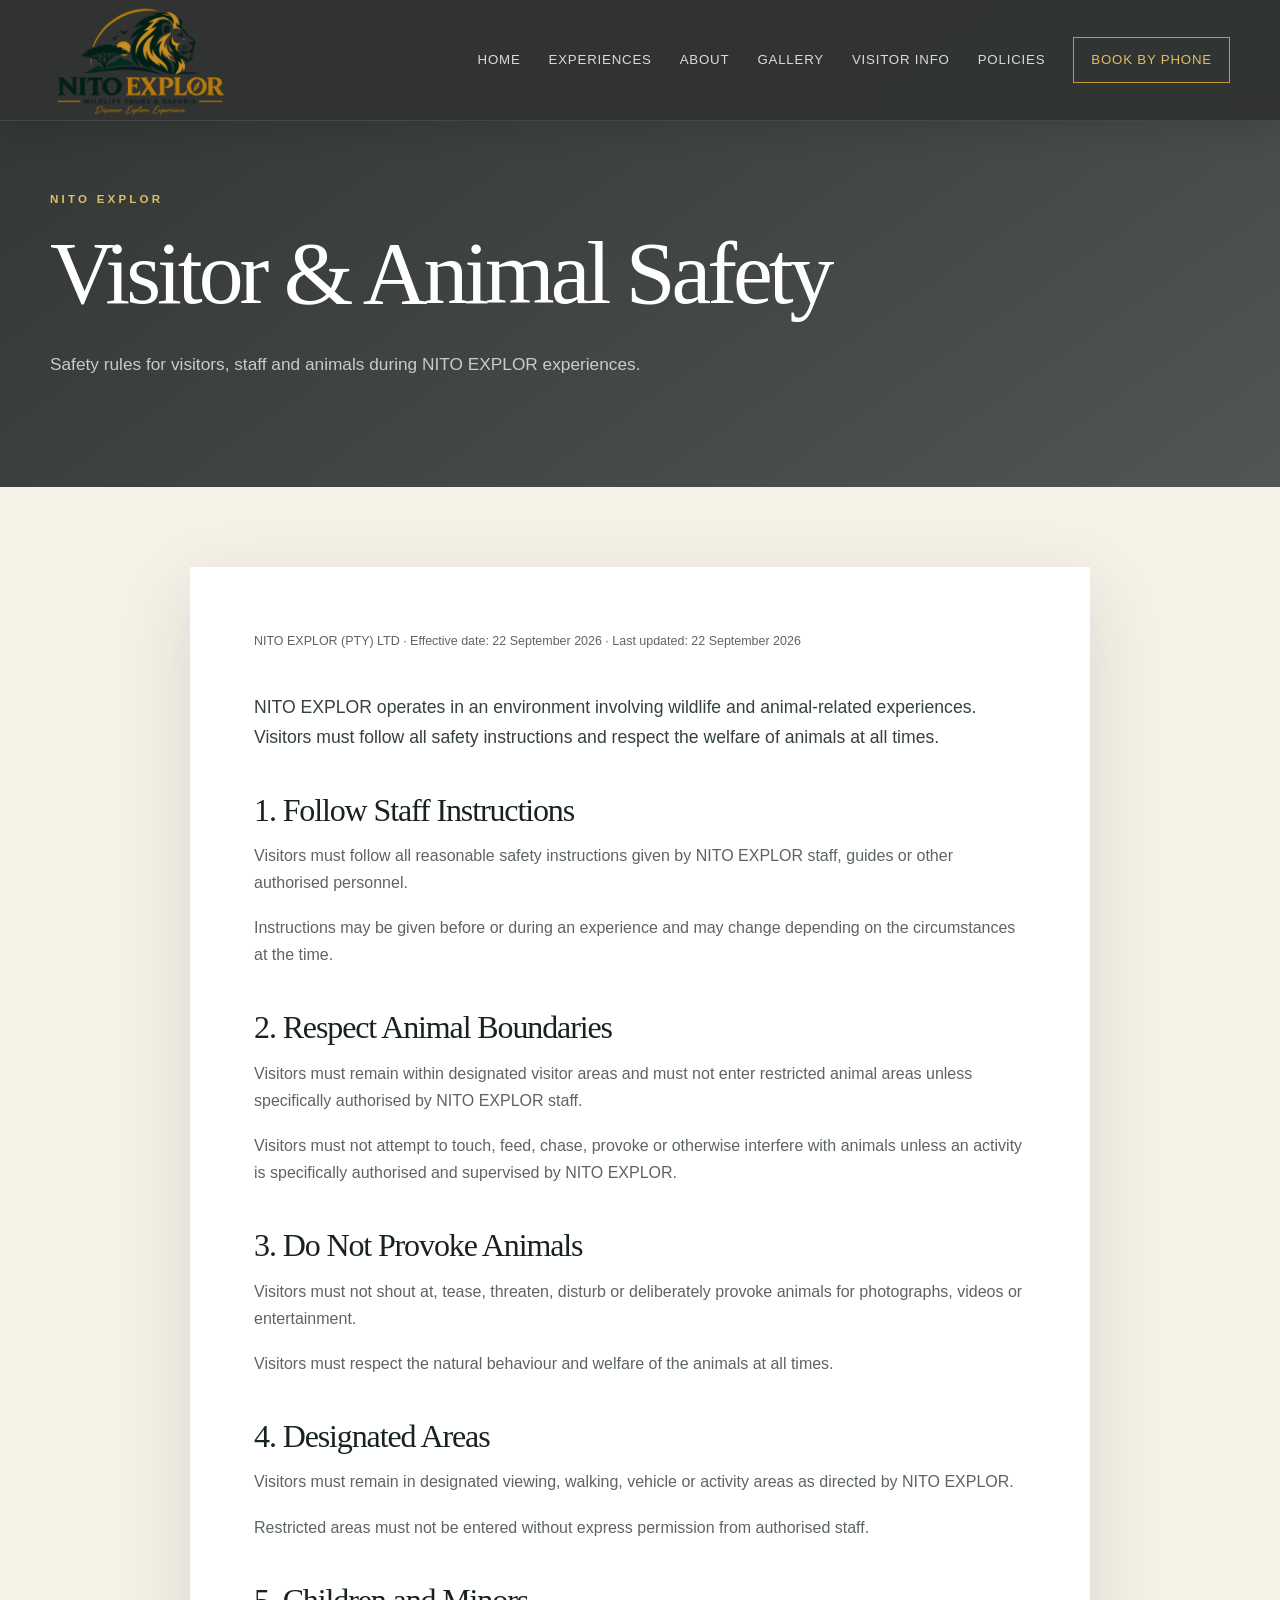
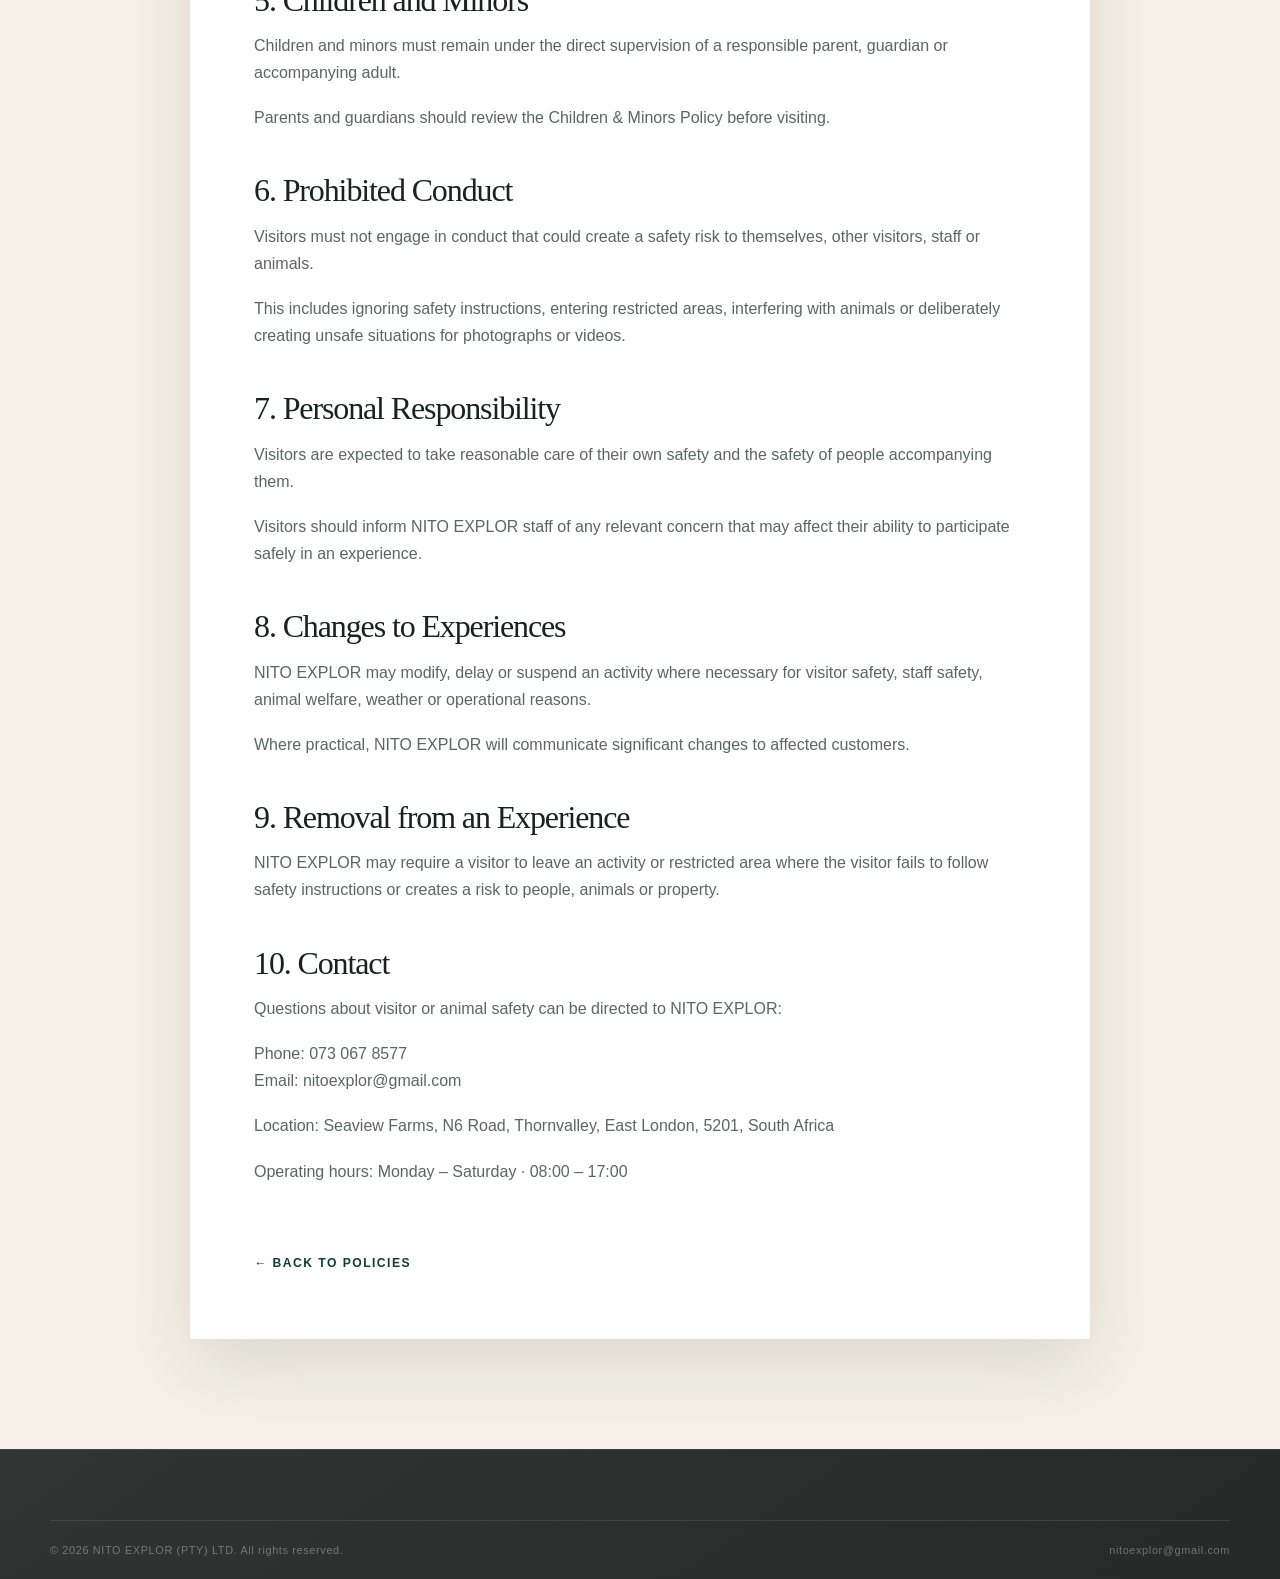
<file: policies/visitor-animal-safety.html>
<!DOCTYPE html>
<html lang="en">

<head>

    <meta charset="UTF-8">

    <meta
        name="viewport"
        content="width=device-width, initial-scale=1.0"
    >

    <meta
        name="description"
        content="NITO EXPLOR visitor and animal safety policy."
    >

    <title>Visitor & Animal Safety | NITO EXPLOR</title>

    <link
        rel="icon"
        href="../assets/nito-explor-logo.png"
        type="image/png"
    >

    <link
        rel="stylesheet"
        href="../styles.css"
    >

    <link
        rel="stylesheet"
        href="../policy.css"
    >

</head>


<body class="policy-page">


<header class="site-header">

    <div class="container nav-wrap">

        <a
            class="brand"
            href="../index.html"
            aria-label="NITO EXPLOR home"
        >

            <img
                src="../assets/nito-explor-logo.png"
                alt="NITO EXPLOR logo"
            >

        </a>


        <button
            class="menu-toggle"
            aria-label="Open navigation"
            aria-expanded="false"
        >

            <span></span>
            <span></span>
            <span></span>

        </button>


        <nav
            class="main-nav"
            aria-label="Main navigation"
        >

            <a href="../index.html#home">
                Home
            </a>

            <a href="../index.html#experiences">
                Experiences
            </a>

            <a href="../index.html#about">
                About
            </a>

            <a href="../index.html#gallery">
                Gallery
            </a>

            <a href="../index.html#visitor-info">
                Visitor Info
            </a>

            <a href="../policies.html">
                Policies
            </a>

            <a
                class="nav-cta"
                href="tel:+27730678577"
            >
                Book by Phone
            </a>

        </nav>

    </div>

</header>


<main>


<section class="policy-hero">

    <div class="container">

        <p class="eyebrow">
            NITO EXPLOR
        </p>

        <h1>
            Visitor & Animal Safety
        </h1>

        <p class="policy-hero-text">
            Safety rules for visitors, staff and animals during
            NITO EXPLOR experiences.
        </p>

    </div>

</section>



<section class="policy-content">

    <div class="container">

        <article class="policy-content-inner policy-single">


            <p class="policy-meta">
                NITO EXPLOR (PTY) LTD
                · Effective date: 22 September 2026
                · Last updated: 22 September 2026
            </p>


            <p class="policy-intro">
                NITO EXPLOR operates in an environment involving
                wildlife and animal-related experiences. Visitors
                must follow all safety instructions and respect
                the welfare of animals at all times.
            </p>



            <div class="policy-section">

                <h2>1. Follow Staff Instructions</h2>

                <p>
                    Visitors must follow all reasonable safety
                    instructions given by NITO EXPLOR staff,
                    guides or other authorised personnel.
                </p>

                <p>
                    Instructions may be given before or during an
                    experience and may change depending on the
                    circumstances at the time.
                </p>

            </div>



            <div class="policy-section">

                <h2>2. Respect Animal Boundaries</h2>

                <p>
                    Visitors must remain within designated visitor
                    areas and must not enter restricted animal
                    areas unless specifically authorised by
                    NITO EXPLOR staff.
                </p>

                <p>
                    Visitors must not attempt to touch, feed,
                    chase, provoke or otherwise interfere with
                    animals unless an activity is specifically
                    authorised and supervised by NITO EXPLOR.
                </p>

            </div>



            <div class="policy-section">

                <h2>3. Do Not Provoke Animals</h2>

                <p>
                    Visitors must not shout at, tease, threaten,
                    disturb or deliberately provoke animals for
                    photographs, videos or entertainment.
                </p>

                <p>
                    Visitors must respect the natural behaviour
                    and welfare of the animals at all times.
                </p>

            </div>



            <div class="policy-section">

                <h2>4. Designated Areas</h2>

                <p>
                    Visitors must remain in designated viewing,
                    walking, vehicle or activity areas as directed
                    by NITO EXPLOR.
                </p>

                <p>
                    Restricted areas must not be entered without
                    express permission from authorised staff.
                </p>

            </div>



            <div class="policy-section">

                <h2>5. Children and Minors</h2>

                <p>
                    Children and minors must remain under the direct
                    supervision of a responsible parent, guardian
                    or accompanying adult.
                </p>

                <p>
                    Parents and guardians should review the
                    <a href="children-policy.html">
                        Children & Minors Policy
                    </a>
                    before visiting.
                </p>

            </div>



            <div class="policy-section">

                <h2>6. Prohibited Conduct</h2>

                <p>
                    Visitors must not engage in conduct that could
                    create a safety risk to themselves, other
                    visitors, staff or animals.
                </p>

                <p>
                    This includes ignoring safety instructions,
                    entering restricted areas, interfering with
                    animals or deliberately creating unsafe
                    situations for photographs or videos.
                </p>

            </div>



            <div class="policy-section">

                <h2>7. Personal Responsibility</h2>

                <p>
                    Visitors are expected to take reasonable care
                    of their own safety and the safety of people
                    accompanying them.
                </p>

                <p>
                    Visitors should inform NITO EXPLOR staff of any
                    relevant concern that may affect their ability
                    to participate safely in an experience.
                </p>

            </div>



            <div class="policy-section">

                <h2>8. Changes to Experiences</h2>

                <p>
                    NITO EXPLOR may modify, delay or suspend an
                    activity where necessary for visitor safety,
                    staff safety, animal welfare, weather or
                    operational reasons.
                </p>

                <p>
                    Where practical, NITO EXPLOR will communicate
                    significant changes to affected customers.
                </p>

            </div>



            <div class="policy-section">

                <h2>9. Removal from an Experience</h2>

                <p>
                    NITO EXPLOR may require a visitor to leave an
                    activity or restricted area where the visitor
                    fails to follow safety instructions or creates
                    a risk to people, animals or property.
                </p>

            </div>



            <div class="policy-section">

                <h2>10. Contact</h2>

                <p>
                    Questions about visitor or animal safety can be
                    directed to NITO EXPLOR:
                </p>

                <p>
                    Phone:
                    <a href="tel:+27730678577">
                        073 067 8577
                    </a>
                    <br>
                    Email:
                    <a href="mailto:nitoexplor@gmail.com">
                        nitoexplor@gmail.com
                    </a>
                </p>

                <p>
                    Location:
                    Seaview Farms, N6 Road, Thornvalley,
                    East London, 5201, South Africa
                </p>

                <p>
                    Operating hours:
                    Monday – Saturday · 08:00 – 17:00
                </p>

            </div>



            <a
                class="policy-back"
                href="../policies.html"
            >
                ← Back to Policies
            </a>


        </article>

    </div>

</section>

</main>



<footer class="site-footer">

    <div class="container footer-bottom">

        <span>
            © <span id="year"></span>
            NITO EXPLOR (PTY) LTD.
            All rights reserved.
        </span>

        <a href="mailto:nitoexplor@gmail.com">
            nitoexplor@gmail.com
        </a>

    </div>

</footer>



<script src="../script.js"></script>

</body>

</html>
</file>
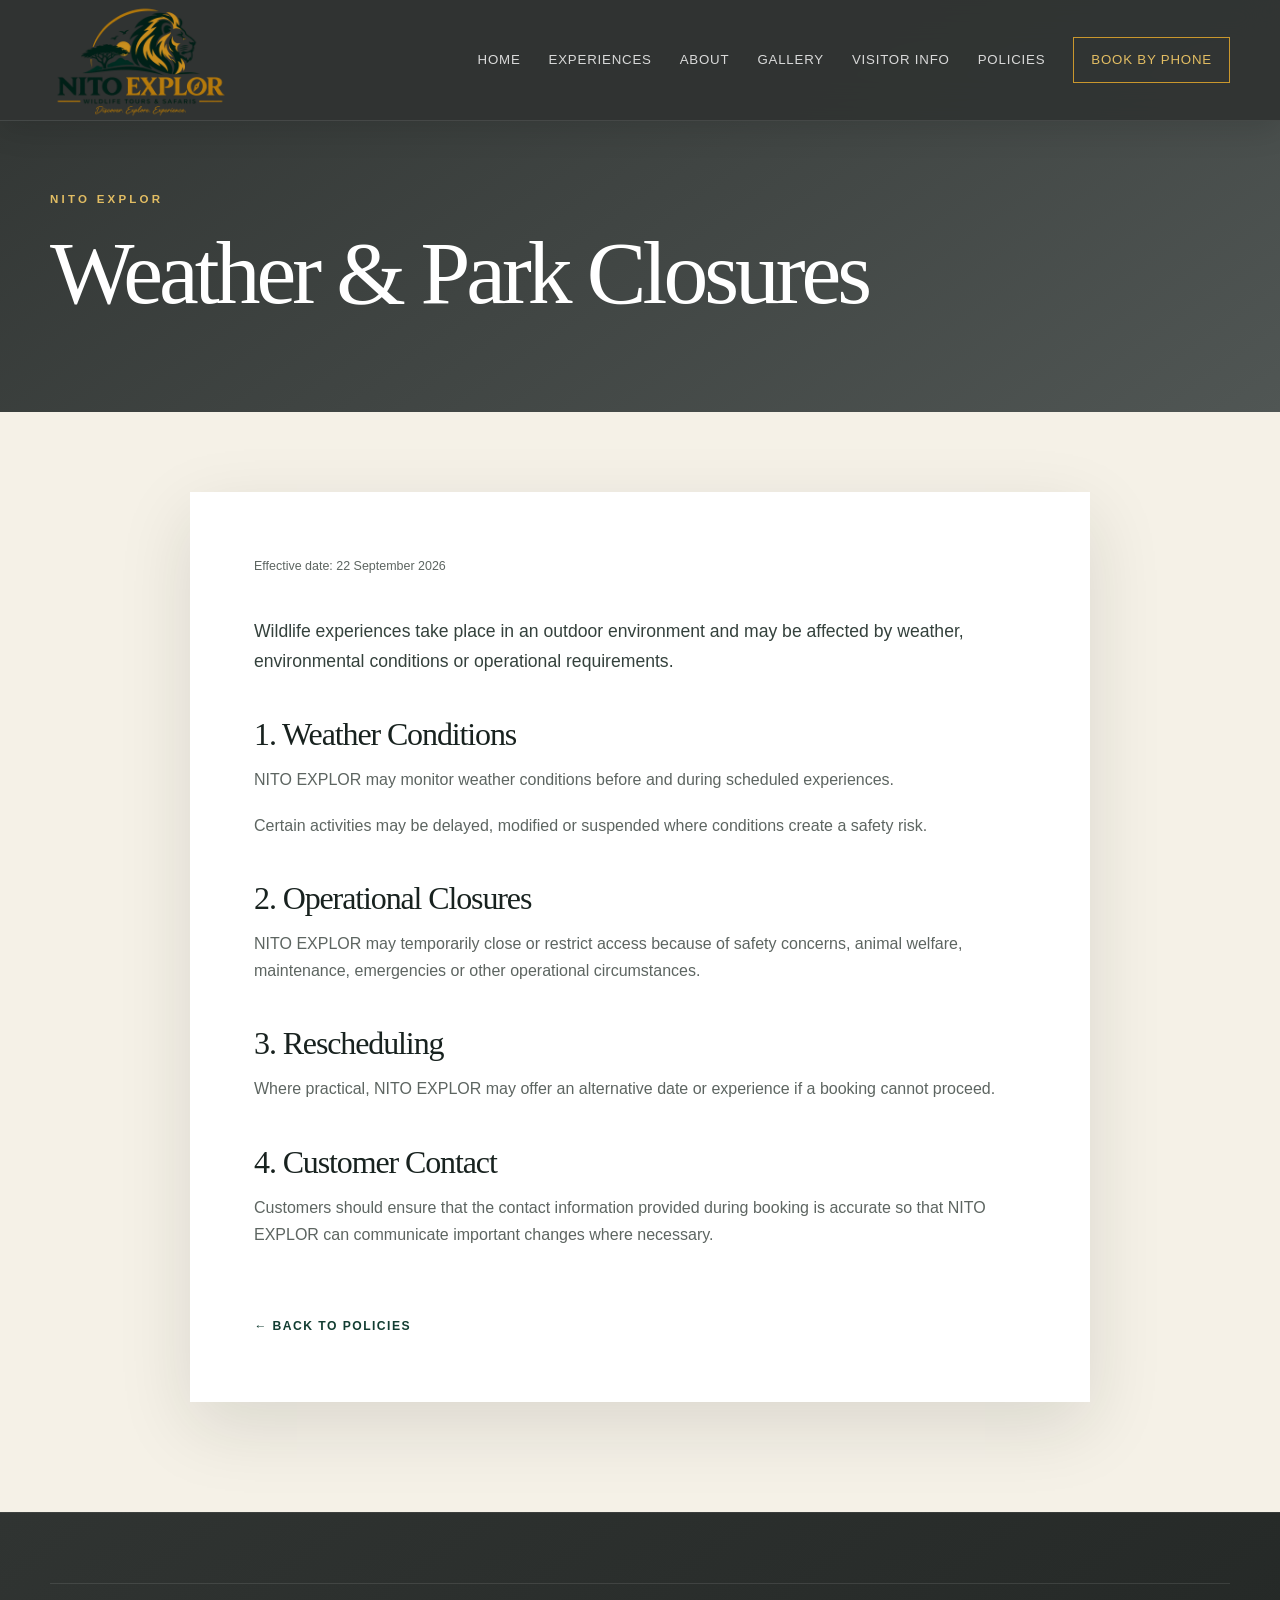
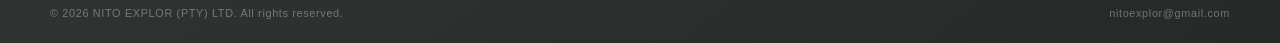
<file: policies/weather-closures.html>
<!DOCTYPE html>
<html lang="en">

<head>

    <meta charset="UTF-8">

    <meta name="viewport" content="width=device-width, initial-scale=1.0">

    <meta
        name="description"
        content="NITO EXPLOR weather and park closure policy."
    >

    <title>Weather & Park Closures | NITO EXPLOR</title>

    <link rel="icon" href="../assets/nito-explor-logo.png" type="image/png">

    <link rel="stylesheet" href="../styles.css">

    <link rel="stylesheet" href="../policy.css">

</head>


<body class="policy-page">


<header class="site-header">

    <div class="container nav-wrap">

        <a class="brand" href="../index.html">

            <img
                src="../assets/nito-explor-logo.png"
                alt="NITO EXPLOR logo"
            >

        </a>


        <button
            class="menu-toggle"
            aria-label="Open navigation"
            aria-expanded="false"
        >

            <span></span>
            <span></span>
            <span></span>

        </button>


        <nav class="main-nav">

            <a href="../index.html#home">Home</a>

            <a href="../index.html#experiences">Experiences</a>

            <a href="../index.html#about">About</a>

            <a href="../index.html#gallery">Gallery</a>

            <a href="../index.html#visitor-info">Visitor Info</a>

            <a href="../policies.html">Policies</a>

            <a class="nav-cta" href="tel:+27730678577">
                Book by Phone
            </a>

        </nav>

    </div>

</header>


<main>

<section class="policy-hero">

    <div class="container">

        <p class="eyebrow">
            NITO EXPLOR
        </p>

        <h1>
            Weather & Park Closures
        </h1>

    </div>

</section>


<section class="policy-content">

    <div class="container">

        <article class="policy-content-inner policy-single">

            <p class="policy-meta">
                Effective date: 22 September 2026
            </p>


            <p class="policy-intro">
                Wildlife experiences take place in an outdoor
                environment and may be affected by weather,
                environmental conditions or operational requirements.
            </p>


            <div class="policy-section">

                <h2>1. Weather Conditions</h2>

                <p>
                    NITO EXPLOR may monitor weather conditions before
                    and during scheduled experiences.
                </p>

                <p>
                    Certain activities may be delayed, modified or
                    suspended where conditions create a safety risk.
                </p>

            </div>


            <div class="policy-section">

                <h2>2. Operational Closures</h2>

                <p>
                    NITO EXPLOR may temporarily close or restrict
                    access because of safety concerns, animal welfare,
                    maintenance, emergencies or other operational
                    circumstances.
                </p>

            </div>


            <div class="policy-section">

                <h2>3. Rescheduling</h2>

                <p>
                    Where practical, NITO EXPLOR may offer an
                    alternative date or experience if a booking
                    cannot proceed.
                </p>

            </div>


            <div class="policy-section">

                <h2>4. Customer Contact</h2>

                <p>
                    Customers should ensure that the contact
                    information provided during booking is accurate
                    so that NITO EXPLOR can communicate important
                    changes where necessary.
                </p>

            </div>


            <a class="policy-back" href="../policies.html">
                ← Back to Policies
            </a>

        </article>

    </div>

</section>

</main>


<footer class="site-footer">

    <div class="container footer-bottom">

        <span>
            © <span id="year"></span>
            NITO EXPLOR (PTY) LTD.
            All rights reserved.
        </span>

        <a href="mailto:nitoexplor@gmail.com">
            nitoexplor@gmail.com
        </a>

    </div>

</footer>


<script src="../script.js"></script>

</body>

</html>
</file>
<file: styles.css>
:root {
    --green-deep: #071b17;
    --green: #123d32;
    --green-soft: #1b5142;
    --gold: #c9972d;
    --gold-light: #e2bd63;
    --cream: #f5f1e7;
    --white: #ffffff;
    --ink: #18221f;
    --muted: #6d756f;
    --line: rgba(18, 61, 50, .14);
    --shadow: 0 24px 70px rgba(7, 27, 23, .12);
    --radius: 2px;
    --grey-900: #252927;
    --grey-850: #303432;
    --grey-800: #3b403e;
    --grey-700: #505654;
    --grey-200: #d9dcd9;
}

* {
    box-sizing: border-box;
}

html {
    scroll-behavior: smooth;
}

body {
    margin: 0;
    color: var(--ink);
    background: var(--cream);
    font-family: Inter, Arial, Helvetica, sans-serif;
    line-height: 1.7;
}

a {
    color: inherit;
    text-decoration: none;
}

img {
    max-width: 100%;
    display: block;
}

.container {
    width: min(1180px, calc(100% - 48px));
    margin: auto;
}

.section {
    padding: 110px 0;
}

.eyebrow {
    margin: 0 0 14px;
    color: var(--gold);
    font-size: .72rem;
    font-weight: 800;
    letter-spacing: .28em;
}

h1,
h2,
h3,
h4 {
    font-family: Georgia, "Times New Roman", serif;
    line-height: 1.1;
}

h1 {
    margin: 0;
    font-size: clamp(3.3rem, 7vw, 6.7rem);
    font-weight: 500;
    letter-spacing: -.045em;
}

h2 {
    margin: 0 0 24px;
    font-size: clamp(2.6rem, 5vw, 4.7rem);
    font-weight: 500;
    letter-spacing: -.035em;
}

h3 {
    font-size: 1.8rem;
    margin: 0 0 16px;
}

p {
    margin: 0 0 18px;
}

.muted {
    color: var(--muted);
}

.lead {
    font-size: 1.25rem;
    color: #34413c;
}

.centered {
    text-align: center;
}

/* Header */
.site-header {
    position: fixed;
    z-index: 1000;
    top: 0;
    left: 0;
    right: 0;
    background: rgba(48, 52, 50, 0.96);
    backdrop-filter: blur(18px);
    border-bottom: 1px solid rgba(255, 255, 255, .10);
    box-shadow:
        0 8px 30px rgba(0, 0, 0, .12);
}

.nav-wrap {
    min-height: 92px;
    display: flex;
    align-items: center;
    justify-content: space-between;
    gap: 30px;
}

.brand img {
    width: 180px;
    height: auto;
}

.main-nav {
    display: flex;
    align-items: center;
    gap: 28px;
    color: rgba(255, 255, 255, .82);
    font-size: .83rem;
    letter-spacing: .06em;
    text-transform: uppercase;
}

.main-nav a {
    transition: color .25s ease, opacity .25s ease;
}

.main-nav a:hover {
    color: var(--gold-light);
}

.nav-cta {
    border: 1px solid var(--gold);
    color: var(--gold-light) !important;
    padding: 11px 17px;
}

.menu-toggle {
    display: none;
    border: 0;
    background: none;
    padding: 8px;
}

.menu-toggle span {
    display: block;
    width: 26px;
    height: 2px;
    margin: 5px;
    background: #fff;
}

/* Hero */
/* Hero */
.hero {
    min-height: 100vh;
    position: relative;
    display: flex;
    align-items: center;
    color: #fff;
    overflow: hidden;

    background-image: url("assets/lion-park-banner.png");
    background-size: cover;
    background-position: center center;
    background-repeat: no-repeat;
    background-color: var(--green-deep);
}

/* Dark overlay so the text remains easy to read */
.hero::after {
    content: "";
    position: absolute;
    inset: 0;

    background:
        linear-gradient(90deg,
            rgba(7, 27, 23, .88) 0%,
            rgba(7, 27, 23, .58) 38%,
            rgba(7, 27, 23, .18) 68%,
            rgba(7, 27, 23, .05) 100%);

    pointer-events: none;
}

.hero-content {
    position: relative;
    z-index: 2;
    padding-top: 90px;
    max-width: 900px;
    margin-left: auto;
    margin-right: 0;
}

.hero h1 em {
    color: var(--gold-light);
    font-style: normal;
}

.hero-text {
    max-width: 620px;
    margin: 30px 0 38px;
    font-size: 1.13rem;
    color: rgba(255, 255, 255, .78);
}

.hero-actions {
    display: flex;
    gap: 14px;
    flex-wrap: wrap;
}

.btn {
    display: inline-flex;
    align-items: center;
    justify-content: center;
    min-height: 52px;
    padding: 0 26px;
    font-size: .78rem;
    font-weight: 800;
    letter-spacing: .12em;
    text-transform: uppercase;
    transition: transform .2s ease, background .2s ease;
}

.btn:hover {
    transform: translateY(-2px);
}

.btn-gold {
    background: var(--gold);
    color: var(--green-deep);
}

.btn-outline {
    border: 1px solid rgba(255, 255, 255, .5);
    color: #fff;
}

.btn-dark {
    background: var(--green-deep);
    color: #fff;
}

.scroll-indicator {
    position: absolute;
    z-index: 3;
    bottom: 30px;
    left: 50%;
    transform: translateX(-50%);
    color: rgba(255, 255, 255, .55);
    font-size: .62rem;
    letter-spacing: .3em;
}

.scroll-indicator span {
    display: block;
    width: 1px;
    height: 40px;
    margin: 8px auto 0;
    background: var(--gold);
}

/* Intro */
.intro {
    background: var(--cream);
}

.intro-grid {
    display: grid;
    grid-template-columns: 1fr 1fr;
    gap: 90px;
    align-items: end;
}

/* Experiences */
.dark-section {
    background: var(--green-deep);
    color: #fff;
}

.dark-section .section-heading>p:last-child {
    color: rgba(255, 255, 255, .6);
}

.experience-grid {
    margin-top: 60px;
    display: grid;
    grid-template-columns: repeat(3, 1fr);
    gap: 18px;
}

.experience-card {
    min-height: 510px;
    padding: 36px;
    border: 1px solid rgba(255, 255, 255, .12);
    display: flex;
    flex-direction: column;
    background: rgba(255, 255, 255, .025);
    transition:
        transform .3s ease,
        border-color .3s ease,
        background .3s ease;
}

.experience-card:hover {
    transform: translateY(-5px);
    border-color: rgba(201, 151, 45, .45);
    background: rgba(255, 255, 255, .045);
}

.experience-card.featured-card {
    border-color: rgba(201, 151, 45, .65);
    background: linear-gradient(150deg, rgba(201, 151, 45, .13), rgba(255, 255, 255, .025));
}

.card-number {
    color: var(--gold);
    font-family: Georgia, serif;
    font-size: 1.1rem;
    margin-bottom: auto;
}

.experience-card p {
    color: rgba(255, 255, 255, .64);
}

/* Experience Pricing */

.price-box {
    margin-top: 26px;
    padding: 20px 0 4px;
    border-top: 1px solid rgba(255, 255, 255, .14);
}

.price-row {
    display: flex;
    align-items: center;
    justify-content: space-between;
    gap: 20px;

    padding: 9px 0;

    color: rgba(255, 255, 255, .68);
    font-size: .82rem;
}

.price-row strong {
    color: var(--gold-light);
    font-size: 1rem;
    font-weight: 700;
    white-space: nowrap;
}

.price-row small {
    color: rgba(255, 255, 255, .42);
    font-size: .7rem;
}

.price-row .free-price {
    color: #ffffff;
    font-size: .78rem;
    letter-spacing: .08em;
}


/* Family pricing */

.family-price {
    padding-top: 20px;
}

.family-main-price {
    display: flex;
    align-items: baseline;
    justify-content: space-between;
    gap: 20px;
    margin-bottom: 8px;
}

.family-main-price span {
    color: rgba(255, 255, 255, .75);
    font-size: .88rem;
    font-weight: 700;
    text-transform: uppercase;
    letter-spacing: .08em;
}

.family-main-price strong {
    color: var(--gold-light);
    font-family: Georgia, "Times New Roman", serif;
    font-size: 1.8rem;
    font-weight: 500;
}

.family-description {
    margin: 0 0 12px;
    color: rgba(255, 255, 255, .45);
    font-size: .76rem;
    line-height: 1.55;
}


/* Bottom card labels */

.card-label {
    margin-top: auto;
    padding-top: 18px;

    border-top: 1px solid rgba(255, 255, 255, .12);

    display: flex;
    justify-content: space-between;
    align-items: center;
    gap: 10px;

    color: var(--gold-light);

    font-size: .62rem;
    font-weight: 800;
    letter-spacing: .14em;
}

.card-label span:last-child {
    color: rgba(255, 255, 255, .42);
}


/* Pricing note underneath the cards */

.pricing-note {
    max-width: 760px;
    margin: 34px auto 0;

    display: flex;
    align-items: flex-start;
    gap: 14px;

    padding: 18px 22px;

    border: 1px solid rgba(201, 151, 45, .28);
    background: rgba(201, 151, 45, .06);
}

.pricing-note-icon {
    flex: 0 0 auto;

    color: var(--gold-light);
    font-size: 1rem;
    line-height: 1.5;
}

.pricing-note p {
    margin: 0;

    color: rgba(255, 255, 255, .58);
    font-size: .78rem;
    line-height: 1.6;
}

.pricing-note strong {
    color: rgba(255, 255, 255, .86);
}

/* About */
.split-section {
    display: grid;
    grid-template-columns: 1.08fr .92fr;
    gap: 90px;
    align-items: center;
}

.image-placeholder {
    min-height: 480px;
    display: grid;
    place-items: center;
    color: rgba(255, 255, 255, .62);
    letter-spacing: .18em;
    font-size: .7rem;
    text-align: center;
    background:
        linear-gradient(145deg, rgba(7, 27, 23, .94), rgba(18, 61, 50, .7)),
        repeating-linear-gradient(45deg, transparent, transparent 18px, rgba(201, 151, 45, .08) 19px, transparent 20px);
}

.text-link {
    display: inline-flex;
    gap: 14px;
    align-items: center;
    margin-top: 15px;
    color: var(--green);
    font-weight: 800;
    text-transform: uppercase;
    letter-spacing: .12em;
    font-size: .72rem;
}

.text-link span {
    color: var(--gold);
    font-size: 1.2rem;
}

/* Gallery */
.gallery {
    background: #ebe6d9;
}

.gallery-grid {
    margin-top: 50px;
    display: grid;
    grid-template-columns: 1.1fr .9fr .9fr;
    grid-auto-rows: 220px;
    gap: 12px;
}

.gallery-item {
    overflow: hidden;
    position: relative;
}

.gallery-item img {
    width: 100%;
    height: 100%;
    object-fit: cover;
    display: block;
    transition: transform .6s ease;
}

.gallery-item:hover img {
    transform: scale(1.05);
}

.gallery-item.tall {
    grid-row: span 2;
    background: linear-gradient(145deg, #071b17, #315b4b);
}

.gallery-item.wide {
    grid-column: span 2;
    background: linear-gradient(145deg, #183e32, #7b6941);
}

/* Visitor info */
.soft-section {
    background: var(--cream);
}

.info-grid {
    margin-top: 50px;
    display: grid;
    grid-template-columns: repeat(4, 1fr);
    gap: 14px;
}

.info-box {
    background: #fff;
    padding: 30px;
    min-height: 245px;
    border-top: 2px solid var(--gold);
    box-shadow: 0 12px 30px rgba(7, 27, 23, .05);
}

.info-icon {
    color: var(--gold);
    font-family: Georgia, serif;
    font-size: 1.2rem;
}

.info-box h3 {
    margin-top: 24px;
    font-size: 1.4rem;
}

.info-box p {
    color: var(--muted);
    font-size: .94rem;
}

.info-box small {
    color: #9a9f9a;
}

.info-box a {
    color: var(--green);
    font-weight: 800;
    font-size: .78rem;
    text-transform: uppercase;
    letter-spacing: .1em;
}

/* Policies */
.policies {
    background: #fff;
}

.policy-layout {
    display: grid;
    grid-template-columns: .72fr 1.28fr;
    gap: 100px;
}

.policy-intro p:last-child {
    color: var(--muted);
    max-width: 410px;
}

.policy-list details {
    border-top: 1px solid var(--line);
    padding: 0;
}

.policy-list details:last-child {
    border-bottom: 1px solid var(--line);
}

.policy-list summary {
    cursor: pointer;
    list-style: none;
    padding: 22px 4px;
    display: flex;
    justify-content: space-between;
    font-family: Georgia, serif;
    font-size: 1.18rem;
}

.policy-list summary::-webkit-details-marker {
    display: none;
}

.policy-list summary span {
    color: var(--gold);
}

.policy-list details p {
    color: var(--muted);
    padding: 0 35px 22px 4px;
    margin: 0;
}

/* Booking */
.booking {
    background: var(--gold);
    padding: 80px 0;
}

.booking-panel {
    display: grid;
    grid-template-columns: 1fr 430px;
    gap: 70px;
    align-items: center;
}

.booking h2 em {
    color: var(--green-deep);
    font-style: normal;
}

.booking-panel>div:first-child>p:last-child {
    max-width: 570px;
}

.contact-card {
    background: #fff;
    padding: 36px;
    box-shadow: var(--shadow);
}

.contact-label {
    display: block;
    color: var(--muted);
    font-size: .62rem;
    letter-spacing: .18em;
    font-weight: 800;
    margin-top: 16px;
}

.contact-label:first-child {
    margin-top: 0;
}

.contact-value {
    display: block;
    color: var(--green-deep);
    font-family: Georgia, serif;
    font-size: 1.65rem;
    margin: 3px 0 8px;
}

.contact-value.small {
    font-size: 1.1rem;
}

.contact-actions {
    display: flex;
    gap: 10px;
    margin-top: 25px;
    flex-wrap: wrap;
}

.placeholder-note {
    margin: 18px 0 0;
    color: #9a9f9a;
    font-size: .72rem;
}

/* Footer */
.site-footer {
    background:
        linear-gradient(145deg,
            #303432 0%,
            #252927 100%);
    color: #fff;
    padding: 70px 0 20px;
    border-top:
        1px solid rgba(255, 255, 255, .08);
}

.footer-grid {
    display: grid;
    grid-template-columns: 2fr 1fr 1fr;
    gap: 70px;
    padding-bottom: 60px;
}

.footer-logo {
    width: 210px;
    margin-bottom: 15px;
}

.footer-grid p,
.footer-grid span,
.footer-grid a {
    color: rgba(255, 255, 255, .60);
    display: block;
    margin-bottom: 8px;
    font-size: .86rem;
}

.footer-grid a:hover {
    color: var(--gold-light);
}

.footer-grid h4 {
    color: var(--gold-light);
    font-size: 1.1rem;
    margin: 0 0 18px;
}

.footer-bottom {
    border-top: 1px solid rgba(255, 255, 255, .1);
    padding-top: 20px;
    display: flex;
    justify-content: space-between;
    color: rgba(255, 255, 255, .35);
    font-size: .68rem;
    letter-spacing: .06em;
}

/* Responsive */
@media (max-width: 980px) {
    .main-nav {
        gap: 16px;
        font-size: .72rem;
    }

    .experience-grid,
    .info-grid {
        grid-template-columns: repeat(2, 1fr);
    }

    .split-section,
    .policy-layout,
    .booking-panel {
        grid-template-columns: 1fr;
        gap: 45px;
    }

    .gallery-grid {
        grid-template-columns: 1fr 1fr;
    }

    .gallery-item.tall {
        grid-row: span 2;
    }

    .gallery-item.wide {
        grid-column: span 2;
    }
}

@media (max-width: 760px) {
    .container {
        width: min(100% - 32px, 1180px);
    }

    .section {
        padding: 80px 0;
    }

    .nav-wrap {
        min-height: 76px;
    }

    .brand img {
        width: 150px;
    }

    .menu-toggle {
        display: block;
    }

    .main-nav {
        position: absolute;
        top: 76px;
        left: 0;
        right: 0;
        display: none;
        flex-direction: column;
        align-items: stretch;
        padding: 18px 20px 25px;
        background: var(--grey-850);
    }

    .main-nav.open {
        display: flex;
    }

    .main-nav a {
        padding: 10px 0;
    }

    .nav-cta {
        text-align: center;
    }

    .intro-grid,
    .experience-grid,
    .info-grid,
    .footer-grid {
        grid-template-columns: 1fr;
        gap: 18px;
    }

    .hero {
        min-height: 100vh;
        position: relative;
        display: flex;
        align-items: center;
        color: #fff;
        overflow: hidden;
        background-image:
            linear-gradient(90deg,
                rgba(7, 27, 23, .90) 0%,
                rgba(7, 27, 23, .52) 48%,
                rgba(7, 27, 23, .18) 100%),
            url("assets/lion-park-banner.png");
        background-size: cover;
        background-position: center;
        background-color: var(--green-deep);
    }

    .hero-content {
        padding-top: 90px;
    }

    h1 {
        font-size: clamp(3rem, 15vw, 5rem);
    }

    .hero-text {
        font-size: 1rem;
    }

    .image-placeholder {
        min-height: 360px;
    }

    .gallery-grid {
        grid-template-columns: 1fr;
        grid-auto-rows: 230px;
    }

    .gallery-item.tall,
    .gallery-item.wide {
        grid-row: auto;
        grid-column: auto;
    }

    .booking-panel {
        gap: 30px;
    }

    .footer-bottom {
        flex-direction: column;
        gap: 8px;
    }
}

.policy-preview {
    background: #ffffff;
}

.policy-preview-layout {
    display: grid;
    grid-template-columns: .8fr 1.2fr;

    gap: 100px;

    align-items: center;
}

.policy-preview-list {
    border-top: 1px solid var(--line);
}

.policy-preview-list a {
    display: flex;
    justify-content: space-between;
    gap: 20px;

    padding: 21px 4px;

    border-bottom: 1px solid var(--line);

    font-family: Georgia, "Times New Roman", serif;

    font-size: 1.16rem;

    transition:
        color .2s ease,
        padding .2s ease;
}

.policy-preview-list a span {
    color: var(--gold);
}

.policy-preview-list a:hover {
    color: var(--green);

    padding-left: 10px;
}

.about-image {
    min-height: 480px;
    overflow: hidden;
}

.about-image img {
    width: 100%;
    height: 100%;
    min-height: 480px;
    object-fit: cover;
    display: block;
}
</file>
<file: policy.css>
.policy-page {
    background: var(--cream);
    min-height: 100vh;
}

.policy-hero {
    padding: 190px 0 90px;

    background:
        linear-gradient(
            145deg,
            #303432 0%,
            #505654 100%
        );

    color: #fff;
}

.policy-hero h1 {
    max-width: 900px;
}

.policy-hero .eyebrow {
    color: var(--gold-light);
}

.policy-hero-text {
    max-width: 650px;
    margin-top: 28px;
    color: rgba(255,255,255,.72);
    font-size: 1.08rem;
}


.policy-content {
    padding: 80px 0 110px;
}

.policy-content-inner {
    width: min(900px, 100%);

    margin: auto;

    background: #fff;

    padding: clamp(28px, 5vw, 65px);

    box-shadow:
        0 24px 70px rgba(25,29,28,.12);
}


.policy-content h2 {
    font-size: 2rem;
    margin: 42px 0 14px;
}

.policy-content h2:first-child {
    margin-top: 0;
}


.policy-content h3 {
    font-family: Inter, Arial, sans-serif;
    font-size: 1.05rem;
    margin-top: 28px;
}


.policy-content p,
.policy-content li {
    color: #5d6561;
}


.policy-content ul,
.policy-content ol {
    padding-left: 22px;
}


.policy-content li {
    margin-bottom: 9px;
}


.policy-meta {
    color: #929792;

    font-size: .78rem;

    margin-bottom: 40px;
}


.policy-preview-list {
    margin-top: 42px;

    border-top:
        1px solid var(--line);
}


.policy-preview-list a {
    display: flex;

    justify-content: space-between;

    gap: 20px;

    padding: 21px 4px;

    border-bottom:
        1px solid var(--line);

    font-family:
        Georgia,
        "Times New Roman",
        serif;

    font-size: 1.16rem;

    transition:
        color .2s ease,
        padding .2s ease;
}


.policy-preview-list a span {
    color: var(--gold);
}


.policy-preview-list a:hover {
    color: var(--green);

    padding-left: 10px;
}


.policy-contact-box {
    margin-top: 65px;

    padding: 36px;

    background: var(--cream);

    border-left:
        3px solid var(--gold);
}


.policy-contact-box h2 {
    margin-top: 0;
}


.policy-contact-links {
    display: flex;

    flex-wrap: wrap;

    gap: 12px;

    margin: 25px 0;
}


.policy-contact-links a {
    display: inline-flex;

    padding: 13px 18px;

    background: var(--green-deep);

    color: #fff;

    font-size: .78rem;

    font-weight: 800;

    letter-spacing: .08em;
}


.policy-address,
.policy-hours {
    margin-bottom: 6px;

    font-size: .88rem;
}


.policy-hours {
    color: var(--green) !important;

    font-weight: 700;
}


.policy-single {
    width: min(900px, 100%);
}


.policy-single .policy-title {
    margin-bottom: 18px;
}


.policy-single .policy-intro {
    font-size: 1.1rem;

    color: #34413c;

    margin-bottom: 40px;
}


.policy-section {
    margin-top: 42px;
}


.policy-section:first-of-type {
    margin-top: 0;
}


.policy-section h2 {
    margin-top: 0;
}


.policy-section h3 {
    color: var(--green);
}


.policy-warning {
    margin: 28px 0;

    padding: 22px 24px;

    background: #f8f3e6;

    border-left: 3px solid var(--gold);
}


.policy-back {
    display: inline-flex;

    align-items: center;

    gap: 10px;

    margin-top: 50px;

    color: var(--green);

    font-size: .76rem;

    font-weight: 800;

    letter-spacing: .12em;

    text-transform: uppercase;
}


.policy-back span {
    color: var(--gold);

    font-size: 1.1rem;
}


.policy-footer-note {
    margin-top: 50px;

    padding-top: 25px;

    border-top: 1px solid var(--line);

    color: #929792 !important;

    font-size: .78rem;
}


@media (max-width: 760px) {

    .policy-hero {
        padding: 145px 0 65px;
    }

    .policy-content {
        padding: 50px 0 70px;
    }

    .policy-content-inner {
        padding: 28px 22px;
    }

    .policy-contact-box {
        padding: 25px;
    }

    .policy-contact-links {
        flex-direction: column;
    }

    .policy-contact-links a {
        width: 100%;
    }

}
</file>
